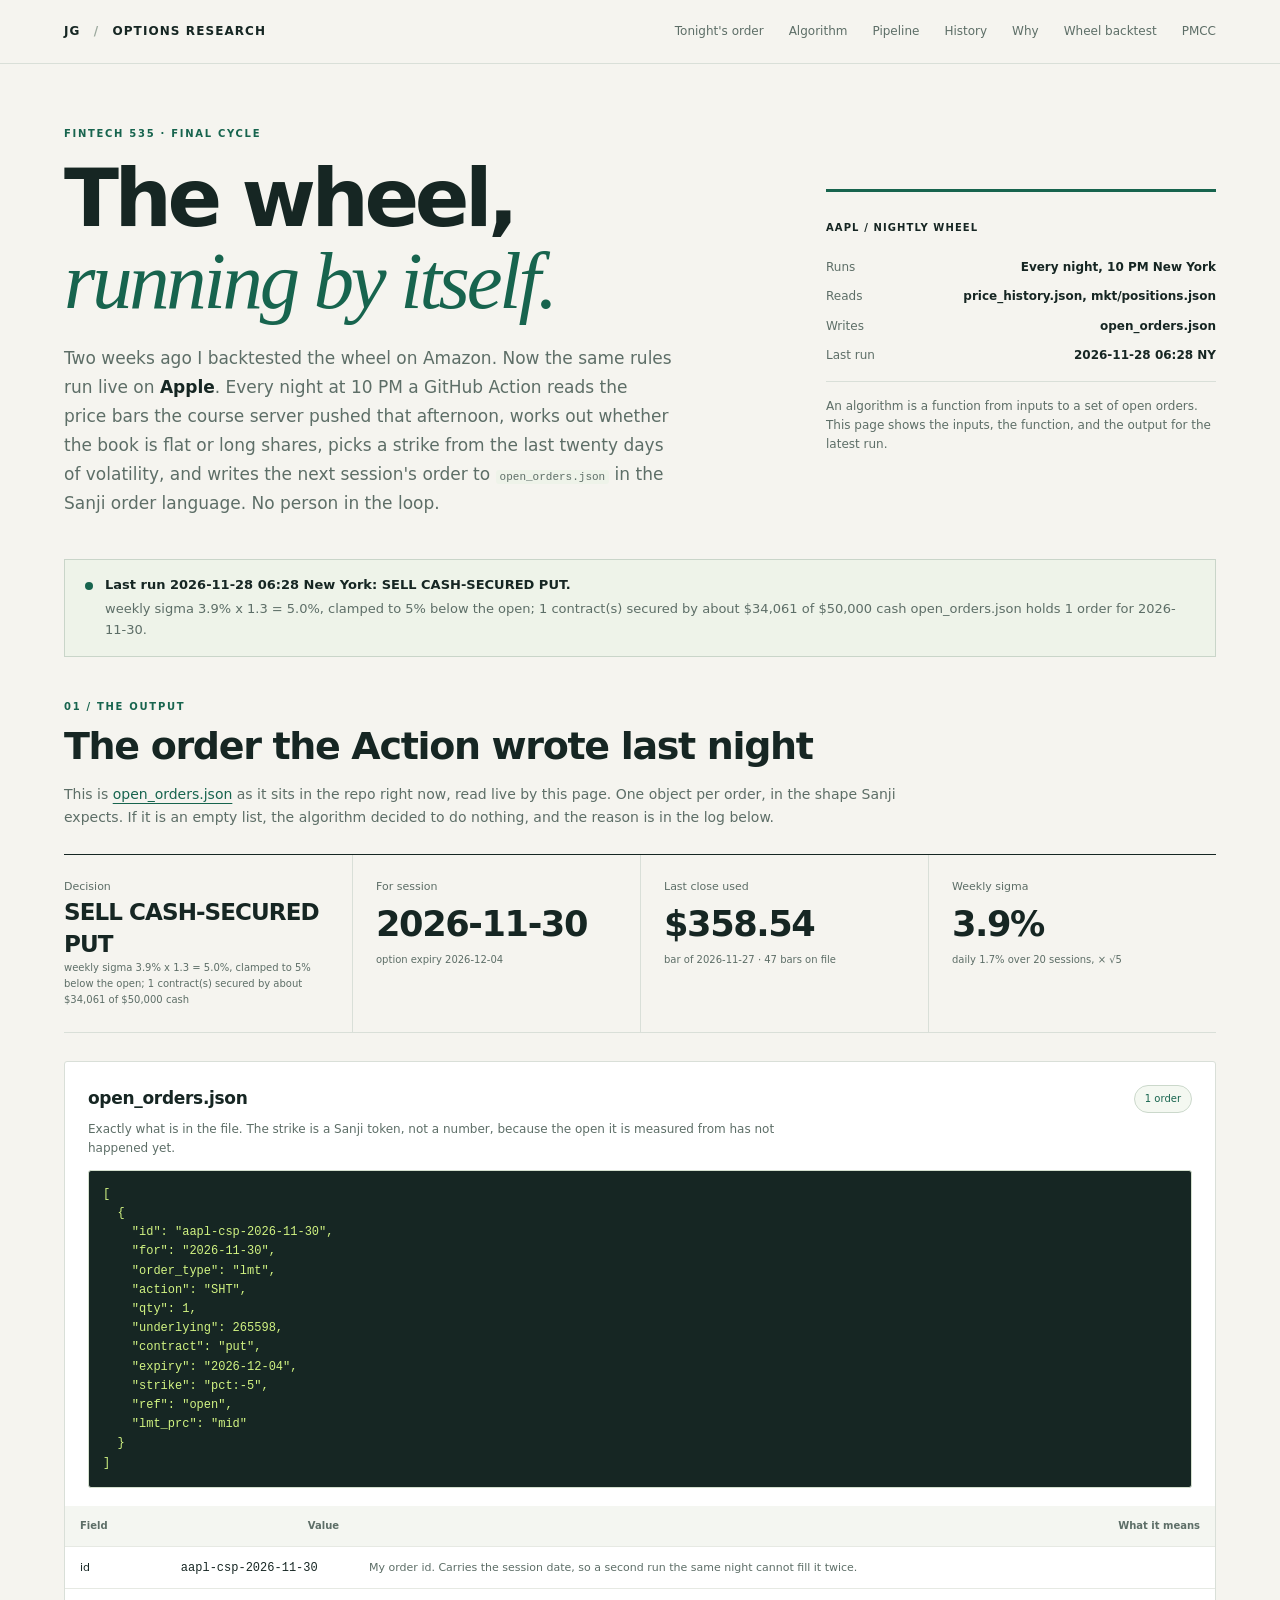
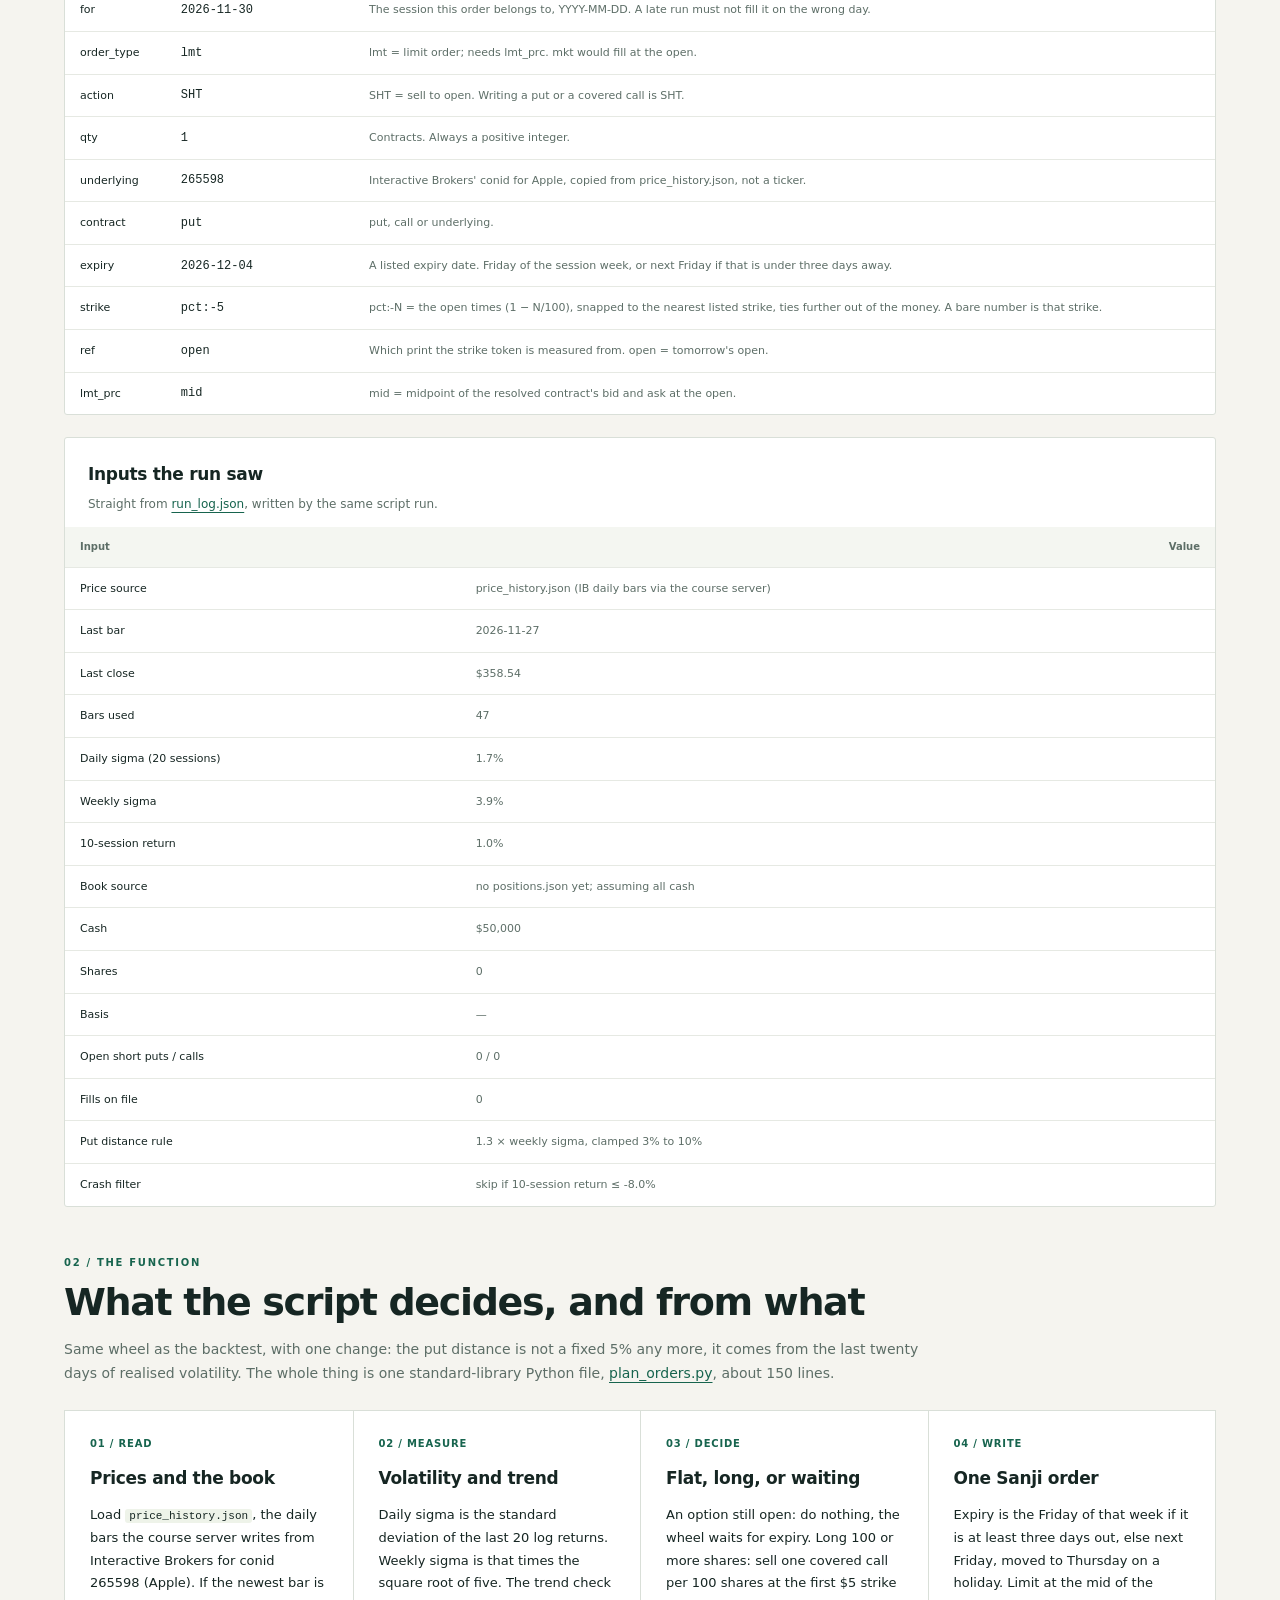
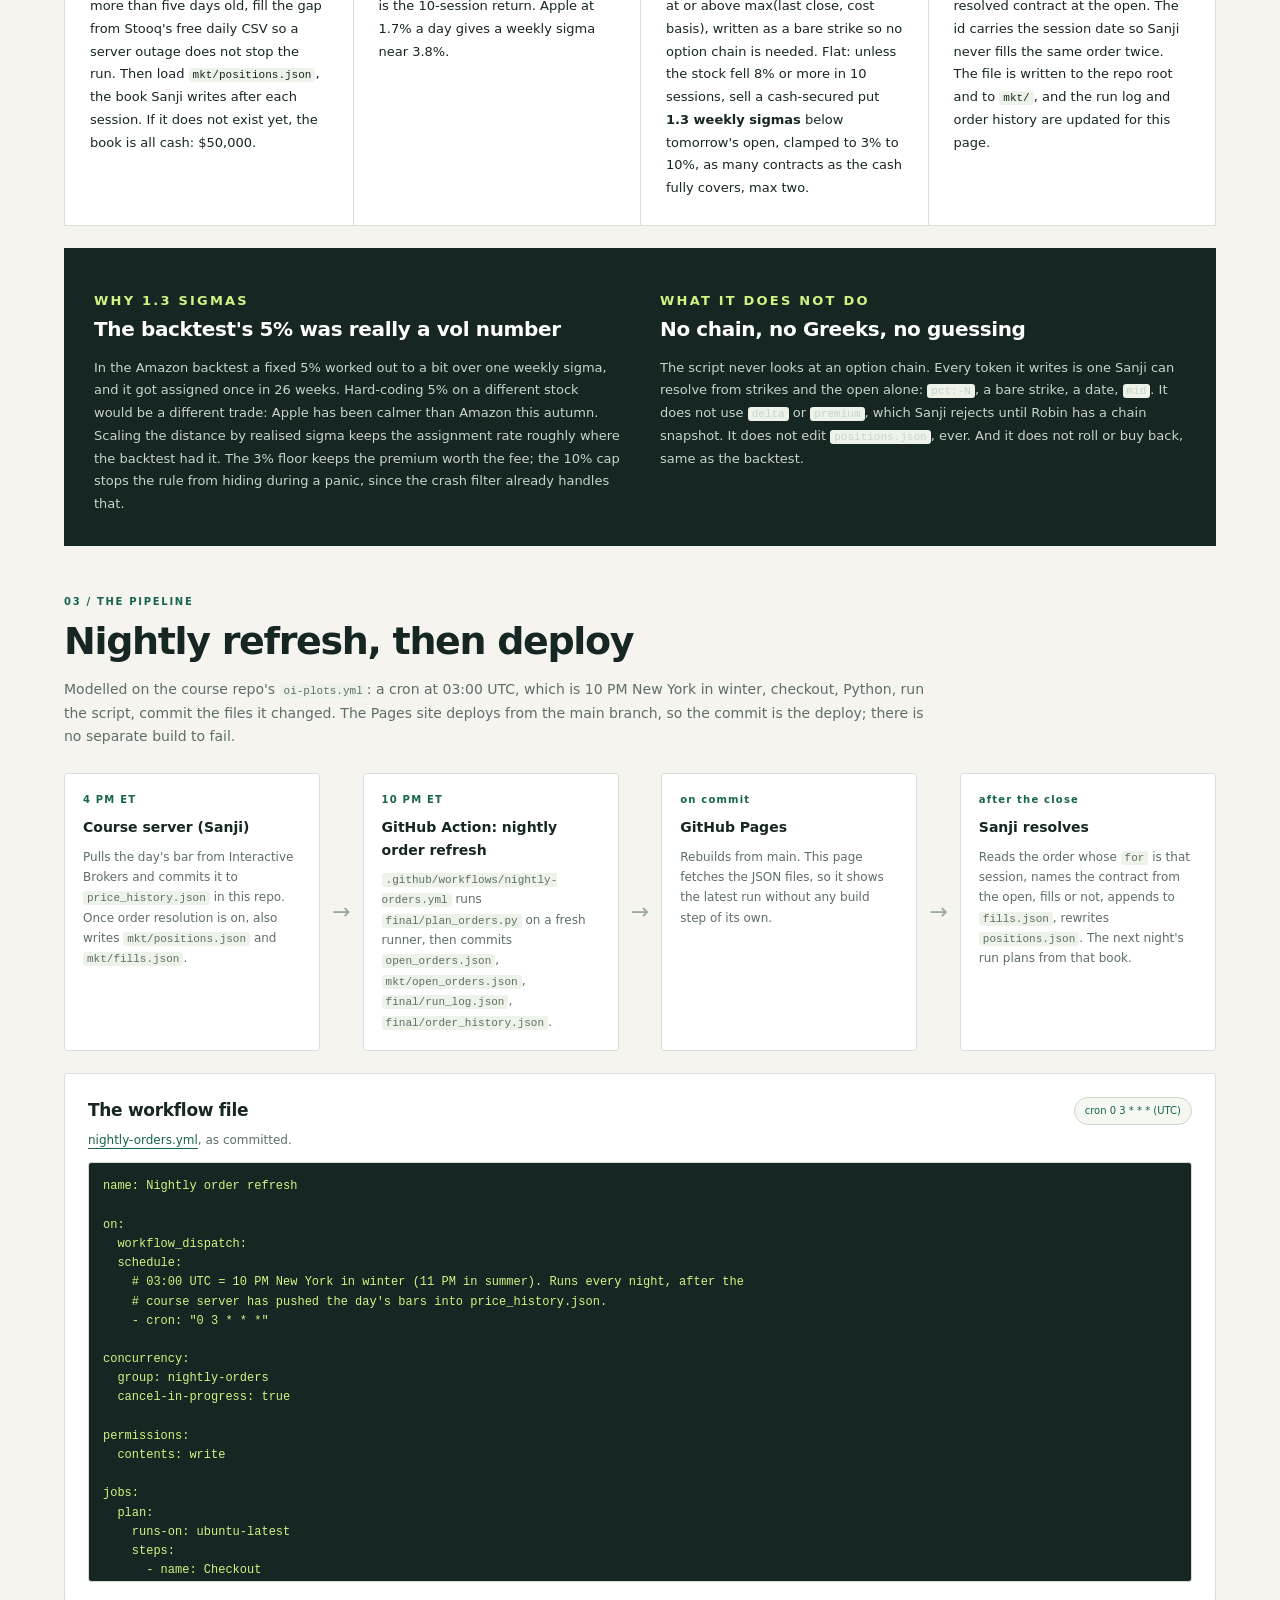
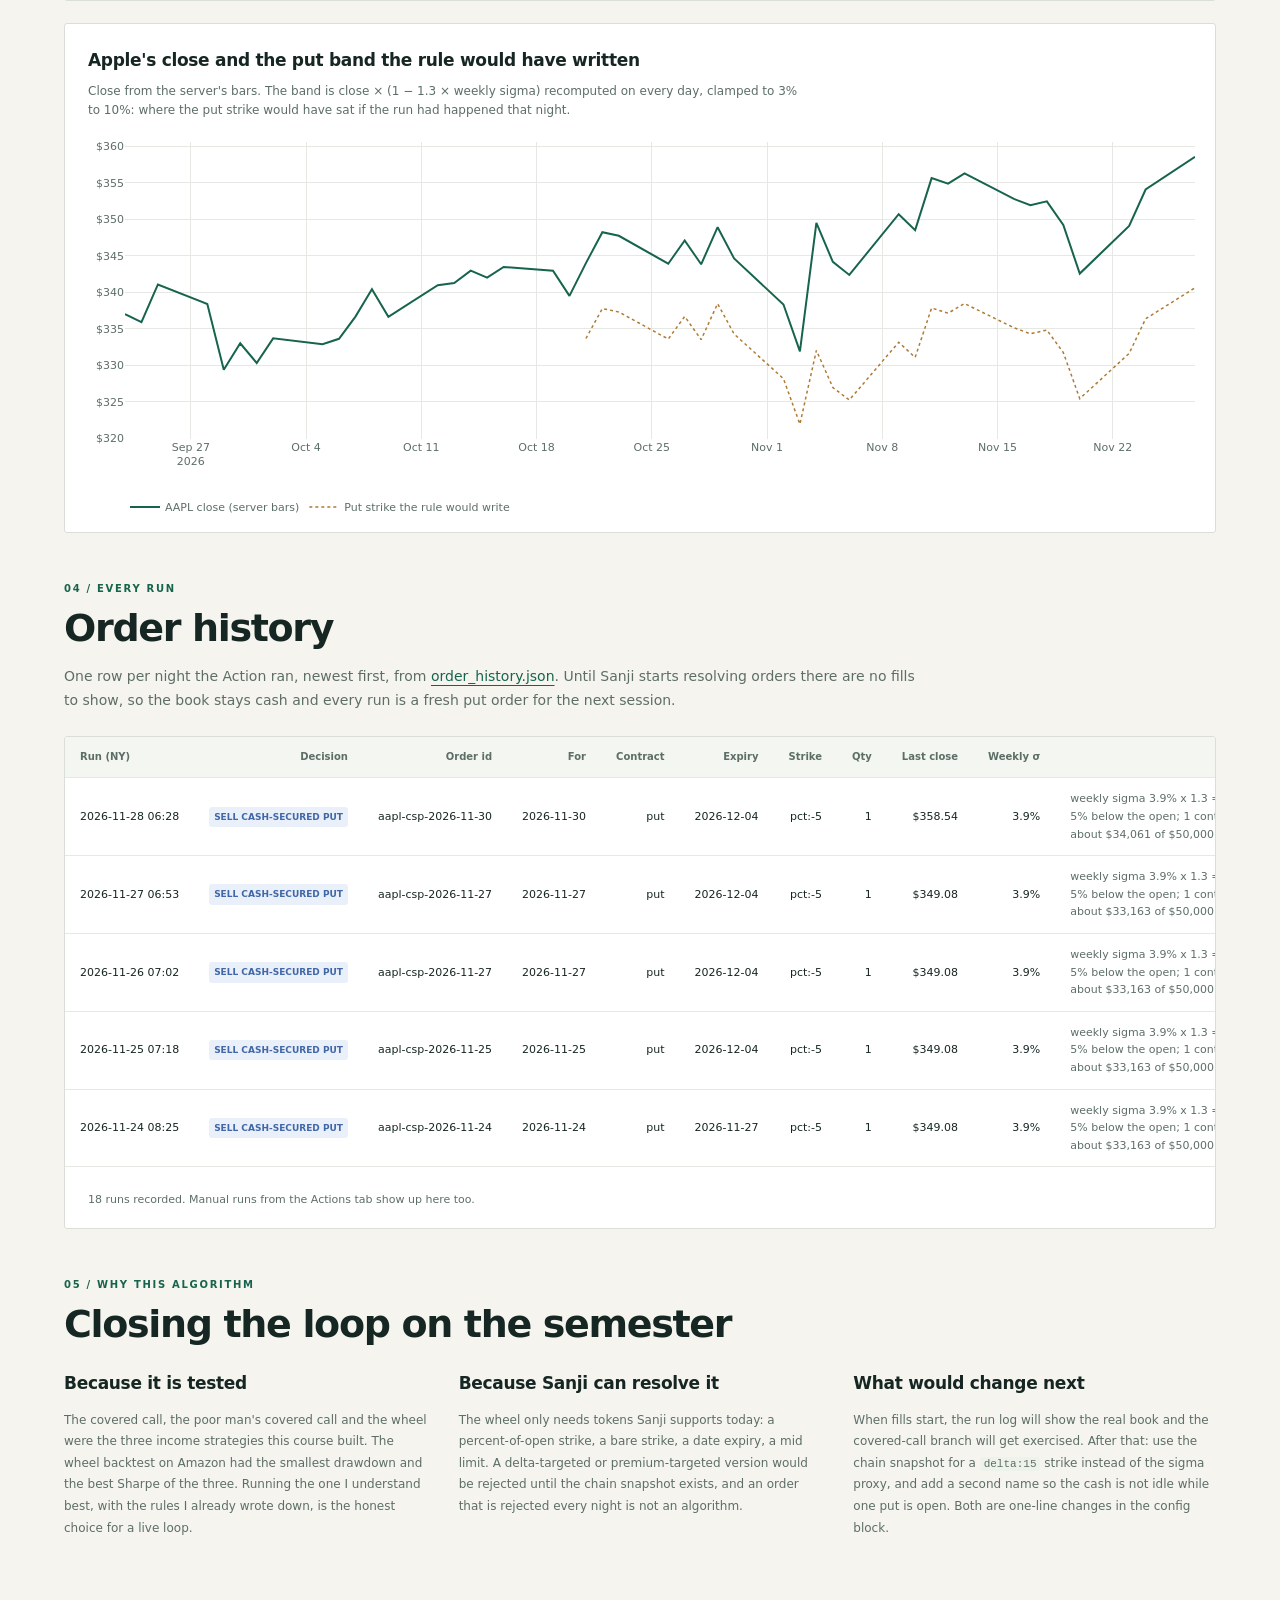
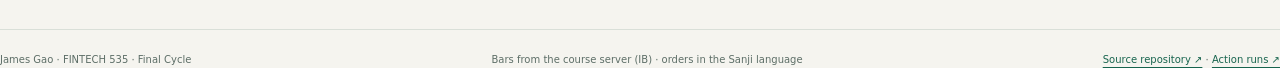
<file: final/index.html>
<!doctype html>
<html lang="en">
<head>
  <meta charset="utf-8"><meta name="viewport" content="width=device-width, initial-scale=1">
  <meta name="description" content="The wheel, run live: a GitHub Action plans the next session's Sanji order every night from the course server's price bars and writes open_orders.json.">
  <title>AAPL · Live Wheel</title>
  <link rel="stylesheet" href="../pmcc/style.css">
  <link rel="stylesheet" href="../wheel/style.css">
  <link rel="stylesheet" href="style.css">
  <script defer src="../hw12/plotly.min.js"></script>
  <script defer src="app.js"></script>
</head>
<body>
<a class="skip" href="#main">Skip to content</a>
<header><a class="brand" href="../">JG <span>/</span> OPTIONS RESEARCH</a><nav aria-label="Page sections"><a href="#tonight">Tonight's order</a><a href="#algo">Algorithm</a><a href="#pipeline">Pipeline</a><a href="#history">History</a><a href="#why">Why</a><a href="../wheel/">Wheel backtest</a><a href="../pmcc/">PMCC</a></nav></header>
<main id="main">
  <section class="hero">
    <div><p class="eyebrow">FINTECH 535 · FINAL CYCLE</p><h1>The wheel,<br><em>running by itself.</em></h1><p class="standfirst">Two weeks ago I backtested the wheel on Amazon. Now the same rules run live on <strong>Apple</strong>. Every night at 10 PM a GitHub Action reads the price bars the course server pushed that afternoon, works out whether the book is flat or long shares, picks a strike from the last twenty days of volatility, and writes the next session's order to <code>open_orders.json</code> in the Sanji order language. No person in the loop.</p></div>
    <aside class="mandate"><span class="tag">AAPL / NIGHTLY WHEEL</span><dl><div><dt>Runs</dt><dd>Every night, 10 PM New York</dd></div><div><dt>Reads</dt><dd>price_history.json, mkt/positions.json</dd></div><div><dt>Writes</dt><dd>open_orders.json</dd></div><div><dt>Last run</dt><dd id="h-last">—</dd></div></dl><p>An algorithm is a function from inputs to a set of open orders. This page shows the inputs, the function, and the output for the latest run.</p></aside>
  </section>
  <div id="status" class="notice" role="status"><span class="status-dot"></span><div><strong>Loading the latest run…</strong><p>run_log.json has not loaded yet.</p></div></div>

  <section id="tonight">
    <div class="section-top"><p class="eyebrow">01 / THE OUTPUT</p><h2>The order the Action wrote last night</h2><p class="lead">This is <a href="../open_orders.json">open_orders.json</a> as it sits in the repo right now, read live by this page. One object per order, in the shape Sanji expects. If it is an empty list, the algorithm decided to do nothing, and the reason is in the log below.</p></div>
    <div class="metrics">
      <article><span>Decision</span><strong id="m-decision" class="small">—</strong><small id="m-reason">—</small></article>
      <article><span>For session</span><strong id="m-session">—</strong><small id="m-expiry">—</small></article>
      <article><span>Last close used</span><strong id="m-close">—</strong><small id="m-bar">—</small></article>
      <article><span>Weekly sigma</span><strong id="m-sigma">—</strong><small id="m-sigma-note">—</small></article>
    </div>
    <div class="panel"><div class="panel-heading"><div><h3>open_orders.json</h3><p>Exactly what is in the file. The strike is a Sanji token, not a number, because the open it is measured from has not happened yet.</p></div><span class="pill" id="order-pill">—</span></div><pre id="order-json" class="json">loading…</pre><div class="table-scroll"><table id="order-table"><thead><tr><th>Field</th><th>Value</th><th>What it means</th></tr></thead><tbody></tbody></table></div></div>
    <div class="panel"><div class="panel-heading"><div><h3>Inputs the run saw</h3><p>Straight from <a href="run_log.json">run_log.json</a>, written by the same script run.</p></div></div><div class="table-scroll"><table id="inputs"><thead><tr><th>Input</th><th>Value</th></tr></thead><tbody></tbody></table></div></div>
  </section>

  <section id="algo">
    <div class="section-top"><p class="eyebrow">02 / THE FUNCTION</p><h2>What the script decides, and from what</h2><p class="lead">Same wheel as the backtest, with one change: the put distance is not a fixed 5% any more, it comes from the last twenty days of realised volatility. The whole thing is one standard-library Python file, <a href="plan_orders.py">plan_orders.py</a>, about 150 lines.</p></div>
    <div class="rule-grid rule-grid-4">
      <article><span>01 / READ</span><h3>Prices and the book</h3><p>Load <code>price_history.json</code>, the daily bars the course server writes from Interactive Brokers for conid 265598 (Apple). If the newest bar is more than five days old, fill the gap from Stooq's free daily CSV so a server outage does not stop the run. Then load <code>mkt/positions.json</code>, the book Sanji writes after each session. If it does not exist yet, the book is all cash: $50,000.</p></article>
      <article><span>02 / MEASURE</span><h3>Volatility and trend</h3><p>Daily sigma is the standard deviation of the last 20 log returns. Weekly sigma is that times the square root of five. The trend check is the 10-session return. Apple at 1.7% a day gives a weekly sigma near 3.8%.</p></article>
      <article><span>03 / DECIDE</span><h3>Flat, long, or waiting</h3><p>An option still open: do nothing, the wheel waits for expiry. Long 100 or more shares: sell one covered call per 100 shares at the first $5 strike at or above max(last close, cost basis), written as a bare strike so no option chain is needed. Flat: unless the stock fell 8% or more in 10 sessions, sell a cash-secured put <strong>1.3 weekly sigmas</strong> below tomorrow's open, clamped to 3% to 10%, as many contracts as the cash fully covers, max two.</p></article>
      <article><span>04 / WRITE</span><h3>One Sanji order</h3><p>Expiry is the Friday of that week if it is at least three days out, else next Friday, moved to Thursday on a holiday. Limit at the mid of the resolved contract at the open. The id carries the session date so Sanji never fills the same order twice. The file is written to the repo root and to <code>mkt/</code>, and the run log and order history are updated for this page.</p></article>
    </div>
    <div class="risk-panel"><div><p class="eyebrow">WHY 1.3 SIGMAS</p><h3>The backtest's 5% was really a vol number</h3><p>In the Amazon backtest a fixed 5% worked out to a bit over one weekly sigma, and it got assigned once in 26 weeks. Hard-coding 5% on a different stock would be a different trade: Apple has been calmer than Amazon this autumn. Scaling the distance by realised sigma keeps the assignment rate roughly where the backtest had it. The 3% floor keeps the premium worth the fee; the 10% cap stops the rule from hiding during a panic, since the crash filter already handles that.</p></div><div><p class="eyebrow">WHAT IT DOES NOT DO</p><h3>No chain, no Greeks, no guessing</h3><p>The script never looks at an option chain. Every token it writes is one Sanji can resolve from strikes and the open alone: <code>pct:-N</code>, a bare strike, a date, <code>mid</code>. It does not use <code>delta</code> or <code>premium</code>, which Sanji rejects until Robin has a chain snapshot. It does not edit <code>positions.json</code>, ever. And it does not roll or buy back, same as the backtest.</p></div></div>
  </section>

  <section id="pipeline">
    <div class="section-top"><p class="eyebrow">03 / THE PIPELINE</p><h2>Nightly refresh, then deploy</h2><p class="lead">Modelled on the course repo's <code>oi-plots.yml</code>: a cron at 03:00 UTC, which is 10 PM New York in winter, checkout, Python, run the script, commit the files it changed. The Pages site deploys from the main branch, so the commit is the deploy; there is no separate build to fail.</p></div>
    <div class="pipeline">
      <div class="step"><span>4 PM ET</span><strong>Course server (Sanji)</strong><p>Pulls the day's bar from Interactive Brokers and commits it to <code>price_history.json</code> in this repo. Once order resolution is on, also writes <code>mkt/positions.json</code> and <code>mkt/fills.json</code>.</p></div>
      <div class="arrow">→</div>
      <div class="step"><span>10 PM ET</span><strong>GitHub Action: nightly order refresh</strong><p><code>.github/workflows/nightly-orders.yml</code> runs <code>final/plan_orders.py</code> on a fresh runner, then commits <code>open_orders.json</code>, <code>mkt/open_orders.json</code>, <code>final/run_log.json</code>, <code>final/order_history.json</code>.</p></div>
      <div class="arrow">→</div>
      <div class="step"><span>on commit</span><strong>GitHub Pages</strong><p>Rebuilds from main. This page fetches the JSON files, so it shows the latest run without any build step of its own.</p></div>
      <div class="arrow">→</div>
      <div class="step"><span>after the close</span><strong>Sanji resolves</strong><p>Reads the order whose <code>for</code> is that session, names the contract from the open, fills or not, appends to <code>fills.json</code>, rewrites <code>positions.json</code>. The next night's run plans from that book.</p></div>
    </div>
    <div class="panel"><div class="panel-heading"><div><h3>The workflow file</h3><p><a href="../.github/workflows/nightly-orders.yml">nightly-orders.yml</a>, as committed.</p></div><span class="pill" id="wf-pill">—</span></div><pre id="wf-yaml" class="json">loading…</pre></div>
    <div class="panel"><div class="panel-heading"><div><h3>Apple's close and the put band the rule would have written</h3><p>Close from the server's bars. The band is close × (1 − 1.3 × weekly sigma) recomputed on every day, clamped to 3% to 10%: where the put strike would have sat if the run had happened that night.</p></div></div><div id="px-chart" class="chart"></div></div>
  </section>

  <section id="history">
    <div class="section-top"><p class="eyebrow">04 / EVERY RUN</p><h2>Order history</h2><p class="lead">One row per night the Action ran, newest first, from <a href="order_history.json">order_history.json</a>. Until Sanji starts resolving orders there are no fills to show, so the book stays cash and every run is a fresh put order for the next session.</p></div>
    <div class="panel"><div class="table-scroll bounded"><table id="hist"><thead><tr><th>Run (NY)</th><th>Decision</th><th>Order id</th><th>For</th><th>Contract</th><th>Expiry</th><th>Strike</th><th>Qty</th><th>Last close</th><th>Weekly σ</th><th>Reason</th></tr></thead><tbody></tbody></table></div><p class="caption" id="hist-caption">—</p></div>
  </section>

  <section id="why">
    <div class="section-top"><p class="eyebrow">05 / WHY THIS ALGORITHM</p><h2>Closing the loop on the semester</h2></div>
    <div class="reproduce-grid">
      <div><h3>Because it is tested</h3><p>The covered call, the poor man's covered call and the wheel were the three income strategies this course built. The wheel backtest on Amazon had the smallest drawdown and the best Sharpe of the three. Running the one I understand best, with the rules I already wrote down, is the honest choice for a live loop.</p></div>
      <div><h3>Because Sanji can resolve it</h3><p>The wheel only needs tokens Sanji supports today: a percent-of-open strike, a bare strike, a date expiry, a mid limit. A delta-targeted or premium-targeted version would be rejected until the chain snapshot exists, and an order that is rejected every night is not an algorithm.</p></div>
      <div><h3>What would change next</h3><p>When fills start, the run log will show the real book and the covered-call branch will get exercised. After that: use the chain snapshot for a <code>delta:15</code> strike instead of the sigma proxy, and add a second name so the cash is not idle while one put is open. Both are one-line changes in the config block.</p></div>
    </div>
  </section>
</main>
<footer><span>James Gao · FINTECH 535 · Final Cycle</span><span>Bars from the course server (IB) · orders in the Sanji language</span><span><a href="https://github.com/JamesGao2003/option-surface-lab/tree/main/final">Source repository ↗</a> · <a href="https://github.com/JamesGao2003/option-surface-lab/actions">Action runs ↗</a></span></footer>
</body>
</html>
</file>
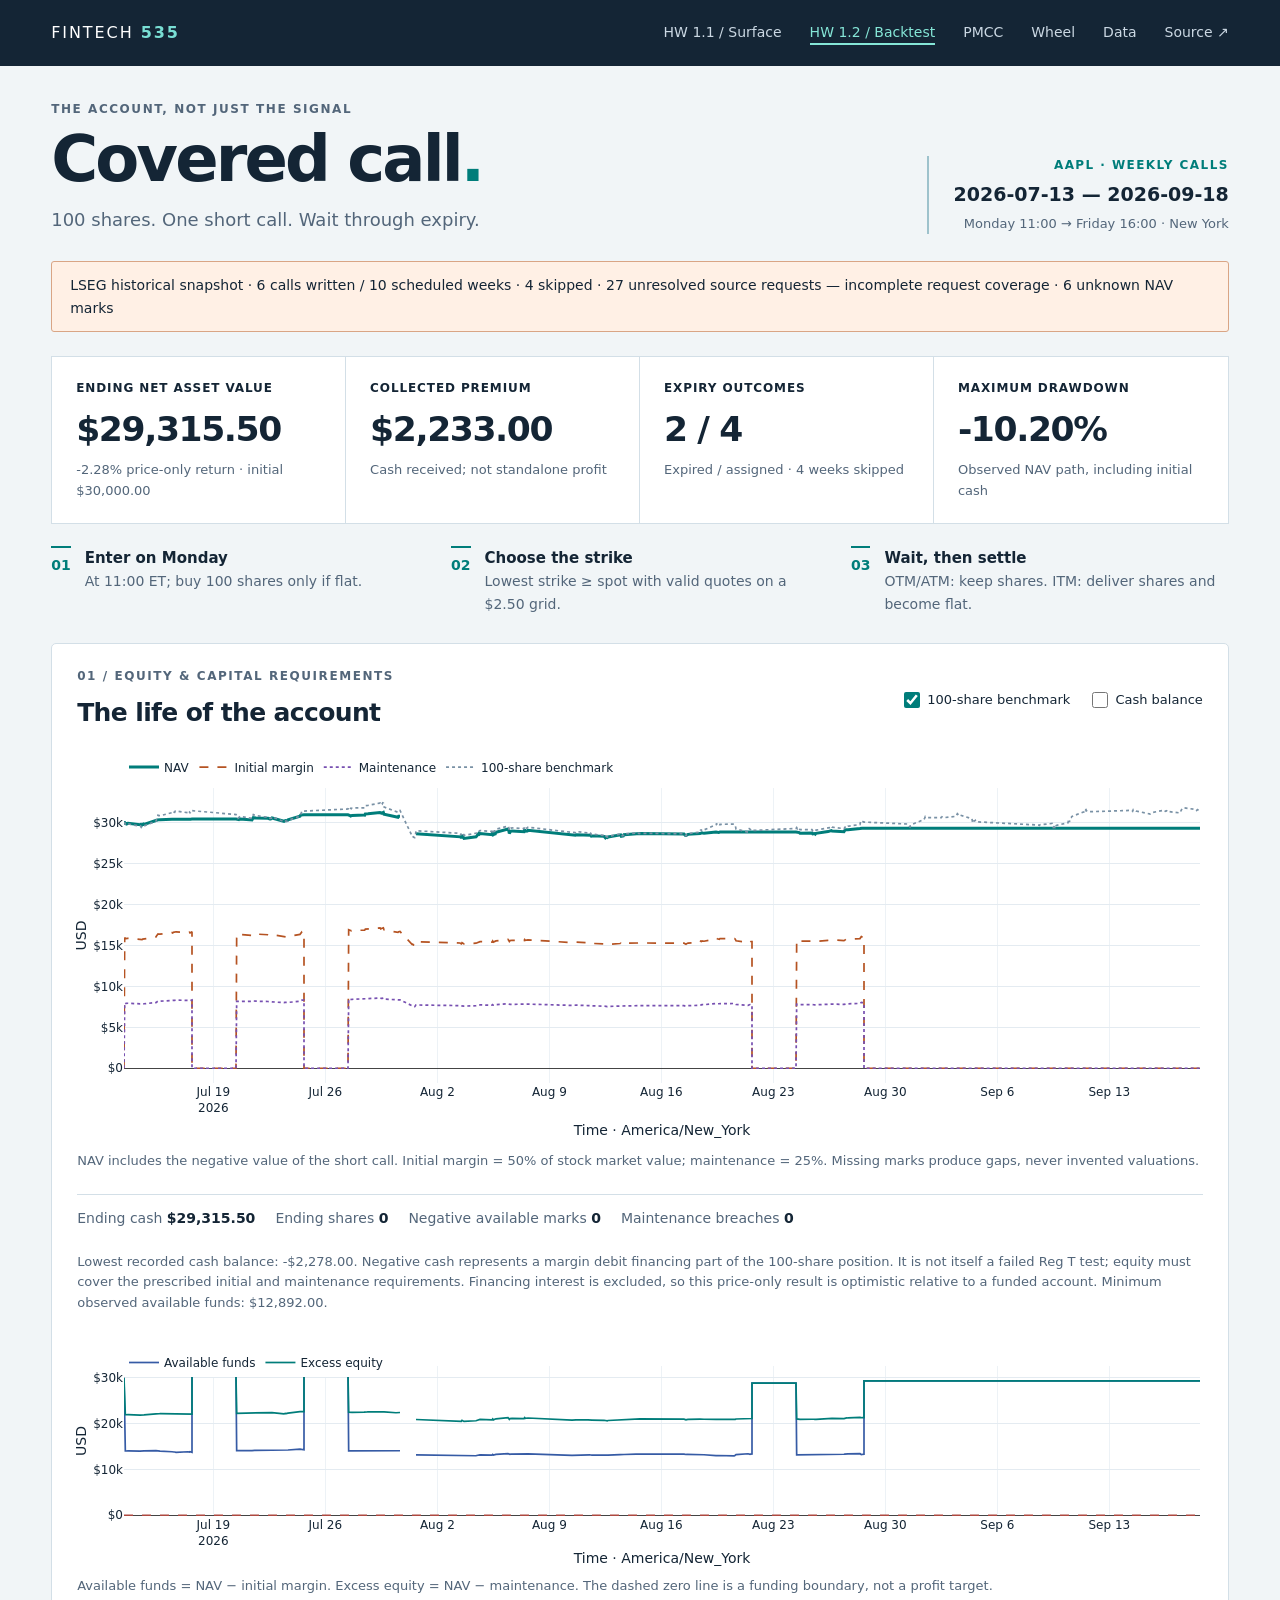
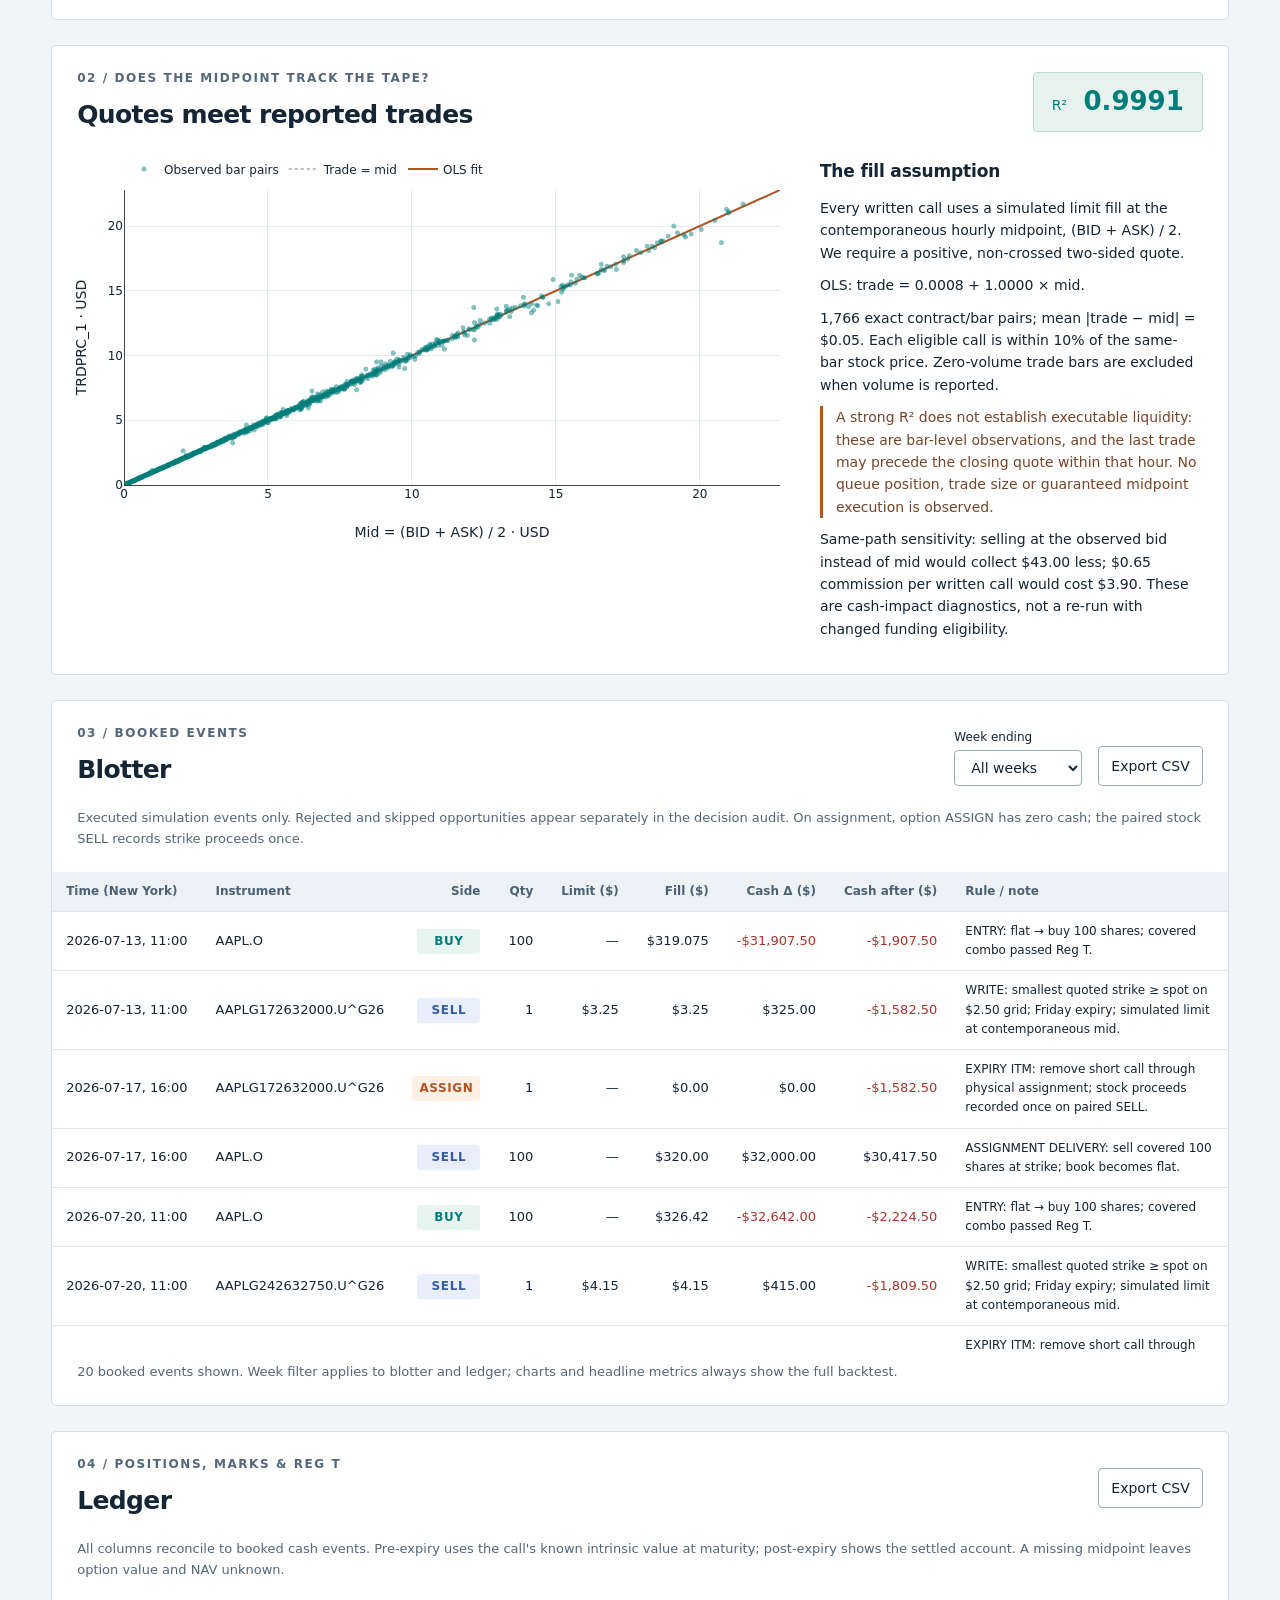
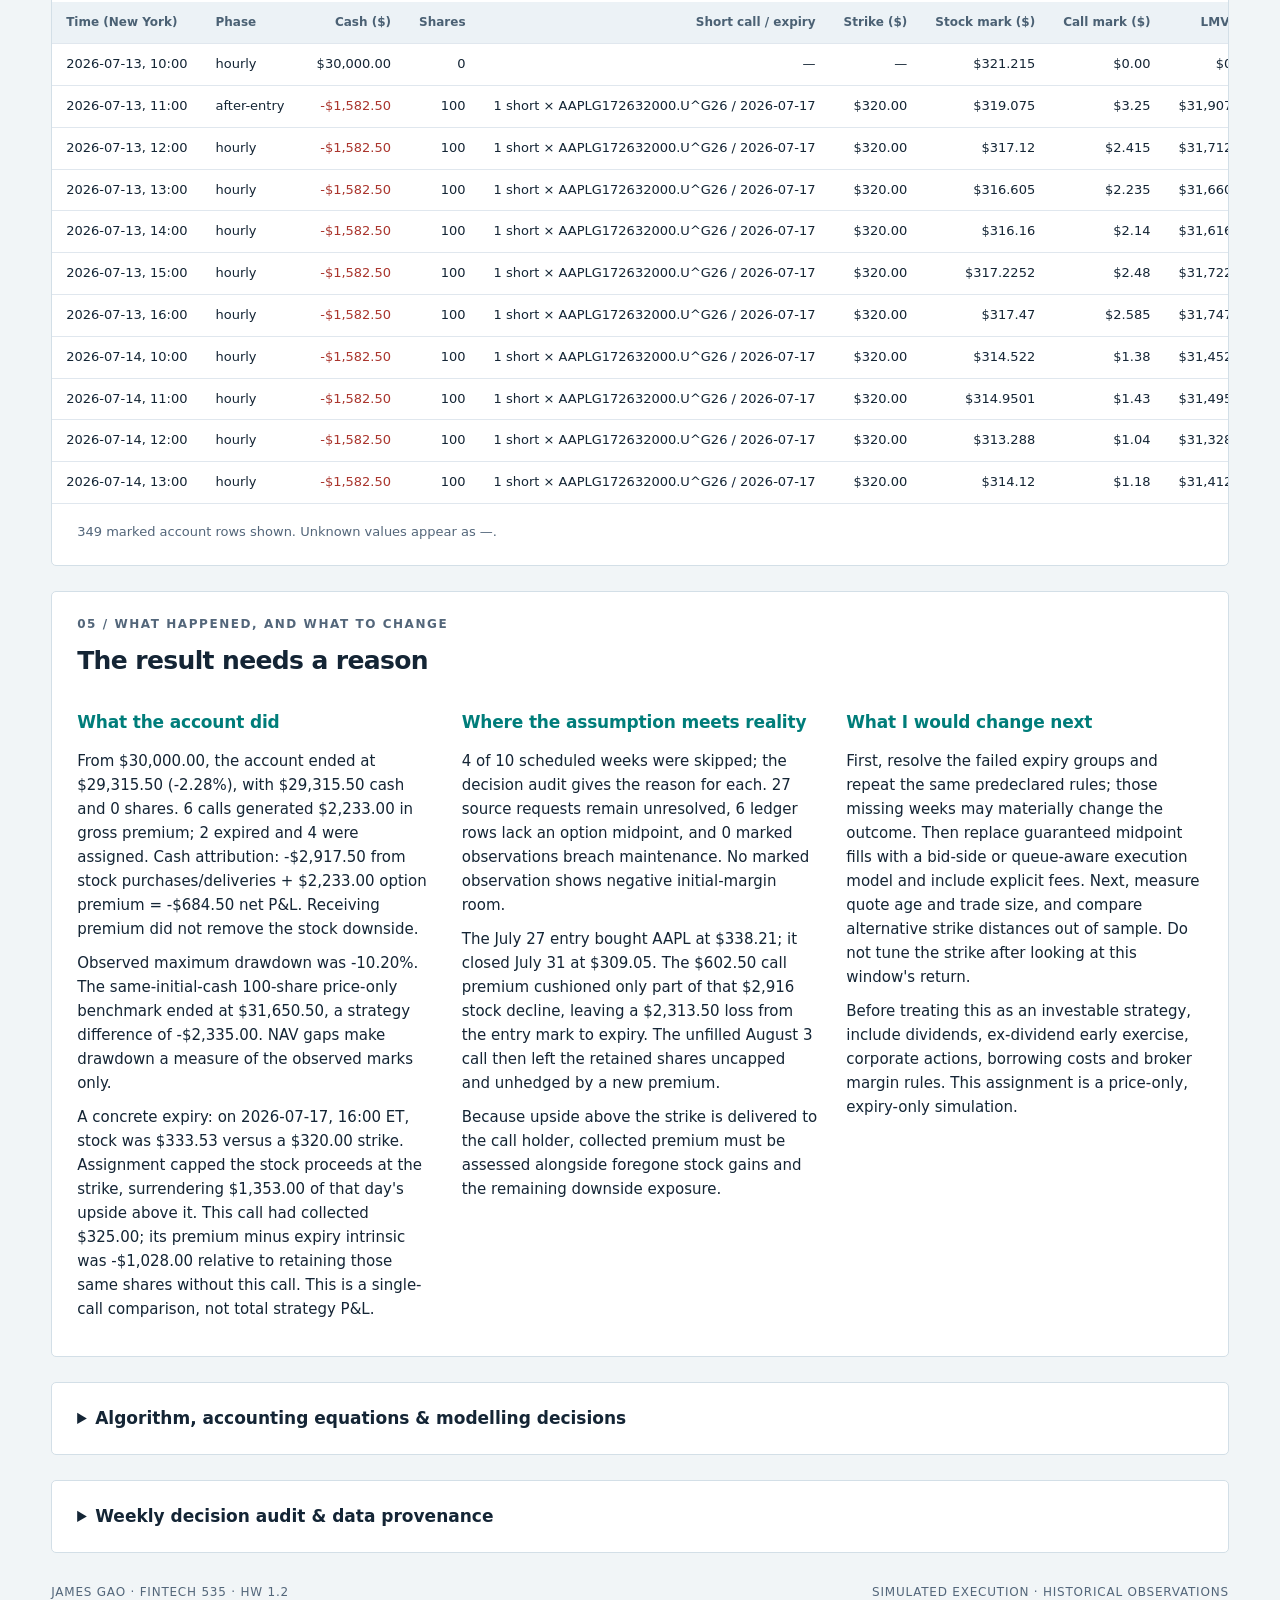
<file: hw12/index.html>
<!doctype html>
<html lang="en">
<head><meta charset="utf-8"><meta name="viewport" content="width=device-width, initial-scale=1"><title>Covered Call Lab · FINTECH 535 · HW 1.2</title><meta name="description" content="AAPL covered-call backtest with an event-reconciled blotter, marked ledger, Reg T account and quote/trade diagnostics."><link rel="stylesheet" href="style.css"></head>
<body>
<header><a class="brand" href="../">FINTECH <strong>535</strong></a><nav><a href="../">HW 1.1 / Surface</a><a class="active" href="./">HW 1.2 / Backtest</a><a href="../pmcc/">PMCC</a><a href="../wheel/">Wheel</a><a href="data.html">Data</a><a href="https://github.com/JamesGao2003/option-surface-lab/tree/main/hw12">Source ↗</a></nav></header>
<main>
<section class="intro"><div><p class="eyebrow">THE ACCOUNT, NOT JUST THE SIGNAL</p><h1>Covered call<span class="accent">.</span></h1><p class="subtitle">100 shares. One short call. Wait through expiry.</p></div><div class="stamp"><span>AAPL · WEEKLY CALLS</span><strong id="period">Awaiting LSEG results</strong><small>Monday 11:00 → Friday 16:00 · New York</small></div></section>
<div id="status" class="notice" role="status" aria-live="polite">Data connection required. Build the account in CodeBook before publishing.</div>
<section class="metrics" aria-label="Account summary"><article><p>ENDING NET ASSET VALUE</p><strong id="ending-nav">—</strong><span id="return">From $30,000 initial cash</span></article><article><p>COLLECTED PREMIUM</p><strong id="premium">—</strong><span>Cash received; not standalone profit</span></article><article><p>EXPIRY OUTCOMES</p><strong id="outcomes">—</strong><span id="outcomes-note">Expired / assigned</span></article><article><p>MAXIMUM DRAWDOWN</p><strong id="drawdown">—</strong><span>Observed NAV path, including initial cash</span></article></section>
<section class="rule-strip"><div><b>01</b><span><strong>Enter on Monday</strong>At 11:00 ET; buy 100 shares only if flat.</span></div><div><b>02</b><span><strong>Choose the strike</strong>Lowest strike ≥ spot with valid quotes on a $2.50 grid.</span></div><div><b>03</b><span><strong>Wait, then settle</strong>OTM/ATM: keep shares. ITM: deliver shares and become flat.</span></div></section>
<section class="panel"><div class="section-heading"><div><p class="eyebrow">01 / EQUITY & CAPITAL REQUIREMENTS</p><h2>The life of the account</h2></div><div class="switches"><label><input id="benchmark" type="checkbox" checked> 100-share benchmark</label><label><input id="showcash" type="checkbox"> Cash balance</label></div></div><div id="nav-chart" class="chart"></div><p class="caption">NAV includes the negative value of the short call. Initial margin = 50% of stock market value; maintenance = 25%. Missing marks produce gaps, never invented valuations.</p><div id="account-facts" class="facts"></div><p id="borrowing-note" class="caption"></p><div id="funds-chart" class="chart small"></div><p class="caption">Available funds = NAV − initial margin. Excess equity = NAV − maintenance. The dashed zero line is a funding boundary, not a profit target.</p></section>
<section class="panel"><div class="section-heading"><div><p class="eyebrow">02 / DOES THE MIDPOINT TRACK THE TAPE?</p><h2>Quotes meet reported trades</h2></div><div class="stat-chip">R² <strong id="r2">—</strong></div></div><div class="split"><div id="scatter-chart" class="chart"></div><aside class="explanation"><h3>The fill assumption</h3><p>Every written call uses a simulated limit fill at the contemporaneous hourly midpoint, (BID + ASK) / 2. We require a positive, non-crossed two-sided quote.</p><p id="fit-equation">The fit appears after actual matched observations are loaded.</p><p id="fit-details"></p><p class="caution">A strong R² does not establish executable liquidity: these are bar-level observations, and the last trade may precede the closing quote within that hour. No queue position, trade size or guaranteed midpoint execution is observed.</p><p id="sensitivity"></p></aside></div></section>
<section class="panel"><div class="section-heading"><div><p class="eyebrow">03 / BOOKED EVENTS</p><h2>Blotter</h2></div><div class="table-controls"><label>Week ending <select id="week"><option value="all">All weeks</option></select></label><button id="download-blotter">Export CSV</button></div></div><p class="caption">Executed simulation events only. Rejected and skipped opportunities appear separately in the decision audit. On assignment, option ASSIGN has zero cash; the paired stock SELL records strike proceeds once.</p><div class="table-wrap"><table><thead><tr><th>Time (New York)</th><th>Instrument</th><th>Side</th><th>Qty</th><th>Limit ($)</th><th>Fill ($)</th><th>Cash Δ ($)</th><th>Cash after ($)</th><th>Rule / note</th></tr></thead><tbody id="blotter"></tbody></table></div><p id="blotter-count" class="caption"></p></section>
<section class="panel"><div class="section-heading"><div><p class="eyebrow">04 / POSITIONS, MARKS & REG T</p><h2>Ledger</h2></div><button id="download-ledger">Export CSV</button></div><p class="caption">All columns reconcile to booked cash events. Pre-expiry uses the call's known intrinsic value at maturity; post-expiry shows the settled account. A missing midpoint leaves option value and NAV unknown.</p><div class="table-wrap ledger-wrap"><table><thead><tr><th>Time (New York)</th><th>Phase</th><th>Cash ($)</th><th>Shares</th><th>Short call / expiry</th><th>Strike ($)</th><th>Stock mark ($)</th><th>Call mark ($)</th><th>LMV ($)</th><th>Option MV ($)</th><th>NAV ($)</th><th>Initial ($)</th><th>Maint. ($)</th><th>Available ($)</th><th>Excess ($)</th></tr></thead><tbody id="ledger"></tbody></table></div><p id="ledger-count" class="caption"></p></section>
<section class="panel analysis"><div class="section-heading"><div><p class="eyebrow">05 / WHAT HAPPENED, AND WHAT TO CHANGE</p><h2>The result needs a reason</h2></div></div><div class="analysis-grid"><article><h3>What the account did</h3><p id="analysis-result">Awaiting a real-data account.</p><p id="analysis-path"></p><p id="analysis-event"></p></article><article><h3>Where the assumption meets reality</h3><p id="analysis-tape">Quote availability determines which weeks can be traded. Missing observations never become fills.</p><p>The July 27 entry bought AAPL at $338.21; it closed July 31 at $309.05. The $602.50 call premium cushioned only part of that $2,916 stock decline, leaving a $2,313.50 loss from the entry mark to expiry. The unfilled August 3 call then left the retained shares uncapped and unhedged by a new premium.</p><p>Because upside above the strike is delivered to the call holder, collected premium must be assessed alongside foregone stock gains and the remaining downside exposure.</p></article><article><h3>What I would change next</h3><p>First, resolve the failed expiry groups and repeat the same predeclared rules; those missing weeks may materially change the outcome. Then replace guaranteed midpoint fills with a bid-side or queue-aware execution model and include explicit fees. Next, measure quote age and trade size, and compare alternative strike distances out of sample. Do not tune the strike after looking at this window's return.</p><p>Before treating this as an investable strategy, include dividends, ex-dividend early exercise, corporate actions, borrowing costs and broker margin rules. This assignment is a price-only, expiry-only simulation.</p></article></div></section>
<details class="panel"><summary>Algorithm, accounting equations & modelling decisions</summary><div class="method-grid"><article><h3>Entry and strike selection</h3><p>Use one name, AAPL.O, and one contract per week. Decide at Monday 11:00 America/New_York using hourly bars explicitly labelled at period end. This avoids the open's incomplete first hour and avoids interpreting a bar-start label as an already known price.</p><p>Construct a $2.50 grid from this Monday's observed stock print, including a few ITM levels for diagnostics and OTM strikes no more than $15 above spot. Among Friday calls on that declared grid with positive BID ≤ ASK at the exact decision timestamp, select the lowest strike ≥ spot. This is nearest quoted OTM on the sampled grid, not a claim of an exhaustive historical chain.</p><p>When no usable stock print or call quote exists at that time, skip the week with no later entry. A holiday Monday is skipped. No stock-only entry is booked when the option leg fails. If shares are already held, do not buy another 100. Check Reg T capital before either new leg is booked.</p></article><article><h3>Expiry and valuation</h3><p>Hold to Friday 16:00 New York. If spot &gt; strike, record call ASSIGN and stock SELL at strike, leaving zero shares and zero calls. Otherwise record EXPIRE and retain the shares; exact ATM is assumed unexercised. No rolls, buy-to-close orders, discretionary exits or early assignment.</p><p>Require a usable expiry stock print. If it is absent, stop the backtest and report unresolved settlement rather than invent a Friday close. Midpoint gaps during the holding period create gaps in marked NAV. At maturity the option is marked at intrinsic value immediately before physical settlement.</p><p>The stock print and option quote refer to the same hourly end label, not necessarily the same tick. Execution at those bar observations is a stated simulation convention; prices are not asserted to be simultaneous executable ticks.</p></article><article><h3>Reg T, under the assignment model</h3><pre>NAV = cash + stock MV + option MV<br>LMV = shares × stock mark<br>Short call MV = −100 × call mark<br>Initial = 0.50 × LMV<br>Maintenance = 0.25 × LMV<br>Available = NAV − Initial<br>Excess = NAV − Maintenance</pre><p>A fully covered call adds no naked-option charge in this model. Reg T is used because its prescribed rules can be reproduced here without a broker-specific portfolio-margin engine. These are the assignment's simplified requirements, not a claim about every broker's house rules.</p><p>Initial cash is $30,000. No fees, interest, dividends, taxes or share adjustments enter the base-case cash account. The benchmark holds 100 AAPL shares from the first actual strategy entry with the same remaining cash; it is price-only and not a fully invested benchmark.</p></article></div></details>
<details class="panel"><summary>Weekly decision audit & data provenance</summary><p class="caption">A skipped signal or failed quote request is not a trade. The table below explains every scheduled Monday decision.</p><div class="table-wrap"><table><thead><tr><th>Decision time (New York)</th><th>Expiry</th><th>Decision</th><th>Selected RIC</th><th>Reason</th></tr></thead><tbody id="decisions"></tbody></table></div><p id="provenance" class="source"></p><p id="quality" class="source"></p><h3>Candidate request outcomes</h3><p class="caption">All 27 failed requests reported TS.Intraday.UserRequestError.90001 / no successful response. They cluster in expiries August 7, September 4 and September 18, with nine candidates per expiry. Identifier resolution, availability and archival timing remain unverified; these errors cannot be interpreted as zero prices or proof of no market. Six missing option marks occur on July 31 before settlement and remain gaps.</p><div class="table-wrap"><table><thead><tr><th>Requested RIC</th><th>Status</th><th>Bars returned</th><th>Provider response</th></tr></thead><tbody id="requests"></tbody></table></div><p class="caption">Downloads: <a href="book.json" download>Result JSON</a> · <a href="blotter.csv" download>Full blotter CSV</a> · <a href="ledger.csv" download>Full ledger CSV</a> · <a href="decisions.csv" download>Weekly decisions CSV</a> · <a href="request_audit.csv" download>Request audit CSV</a> · <a href="validation.json">Independent validation</a></p><p class="caption">Historical data source: LSEG Workspace / CodeBook. Bars are UTC in the stored results and displayed in America/New_York. Data on this page are a fixed historical snapshot, not a live connection.</p><p class="caption">References: <a href="https://jakevestal.github.io/535_fintech/assignment.html">Assignment and prescribed accounting rules</a> · <a href="https://community.developers.lseg.com/discussion/132431/difference-in-intraday-timestamp-between-rd-get-history-vs-ek-get-timeseries">LSEG timestamp labels</a> · <a href="engine.py">Account engine</a> · <a href="fetch_codebook.py">Acquisition code</a></p></details>
<footer><span>JAMES GAO · FINTECH 535 · HW 1.2</span><span>SIMULATED EXECUTION · HISTORICAL OBSERVATIONS</span></footer>
</main><script src="plotly.min.js"></script><script src="book.js"></script><script src="app.js"></script></body></html>
</file>
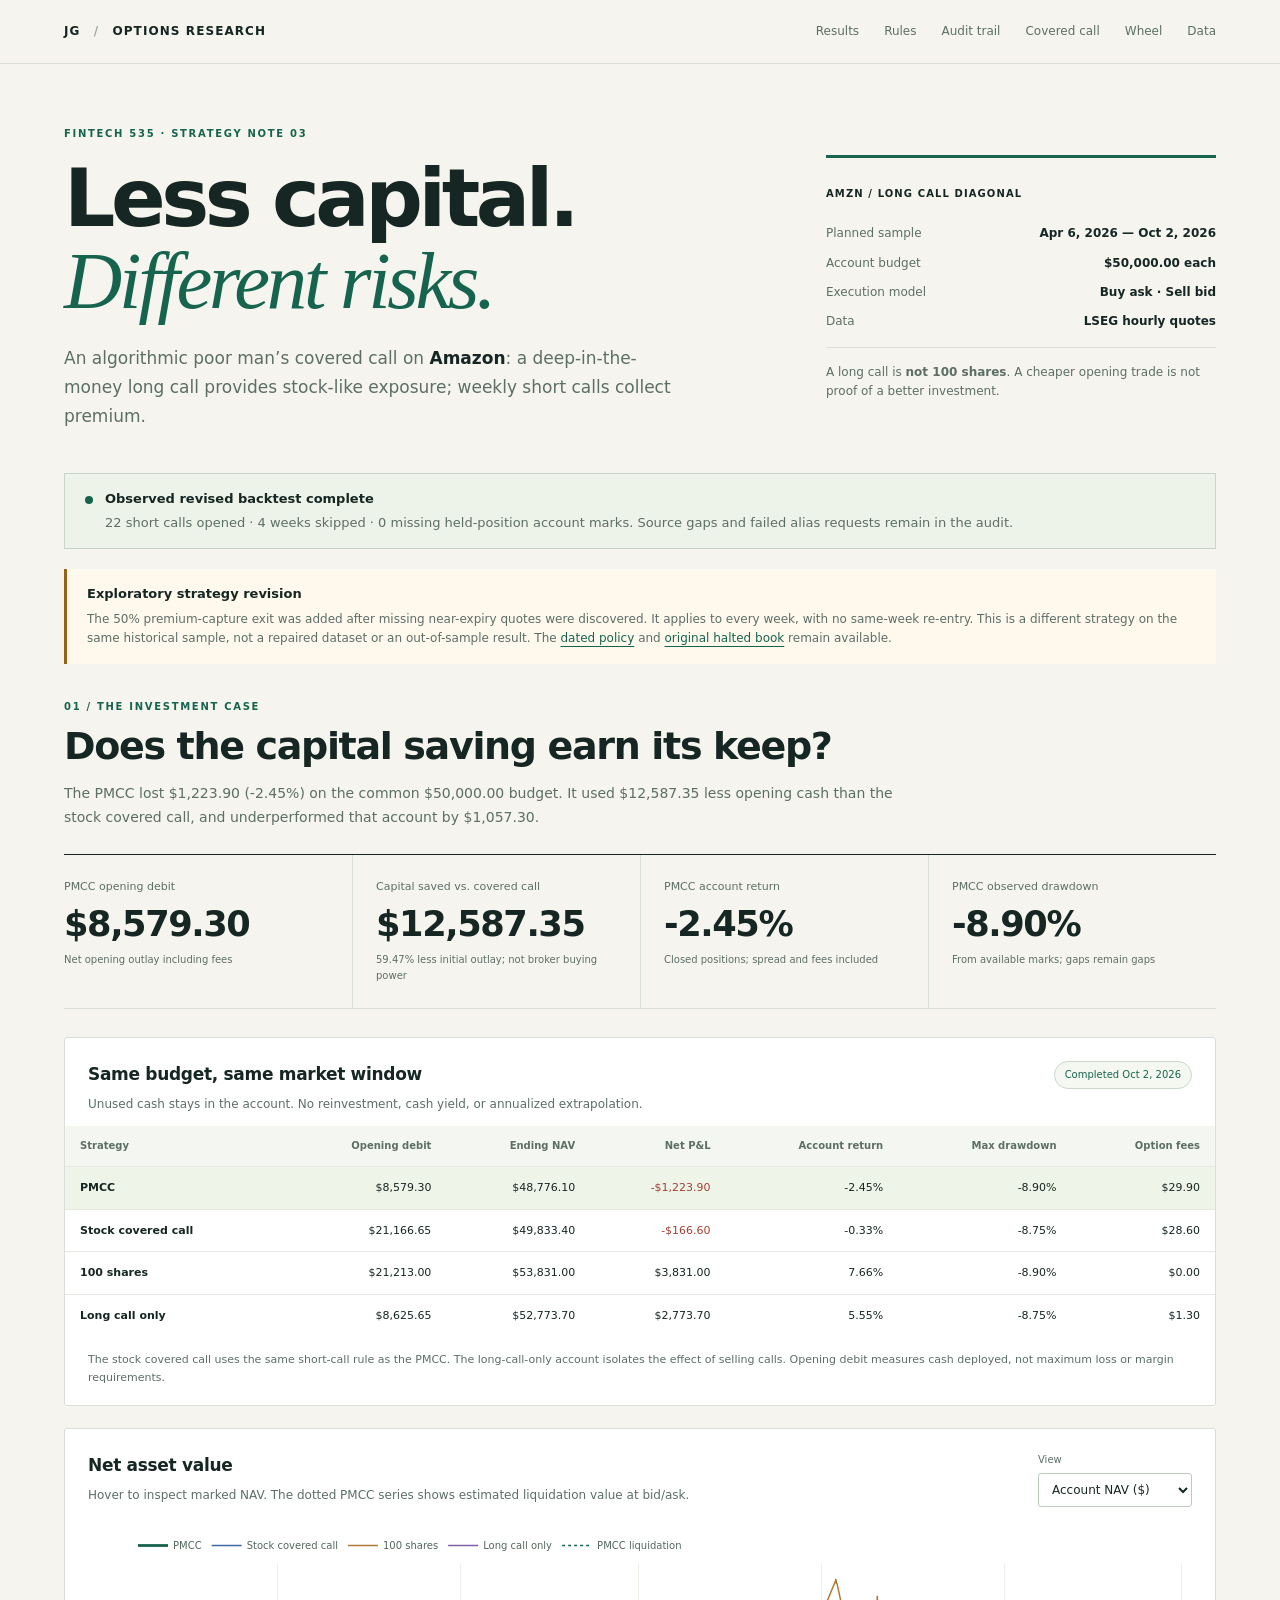
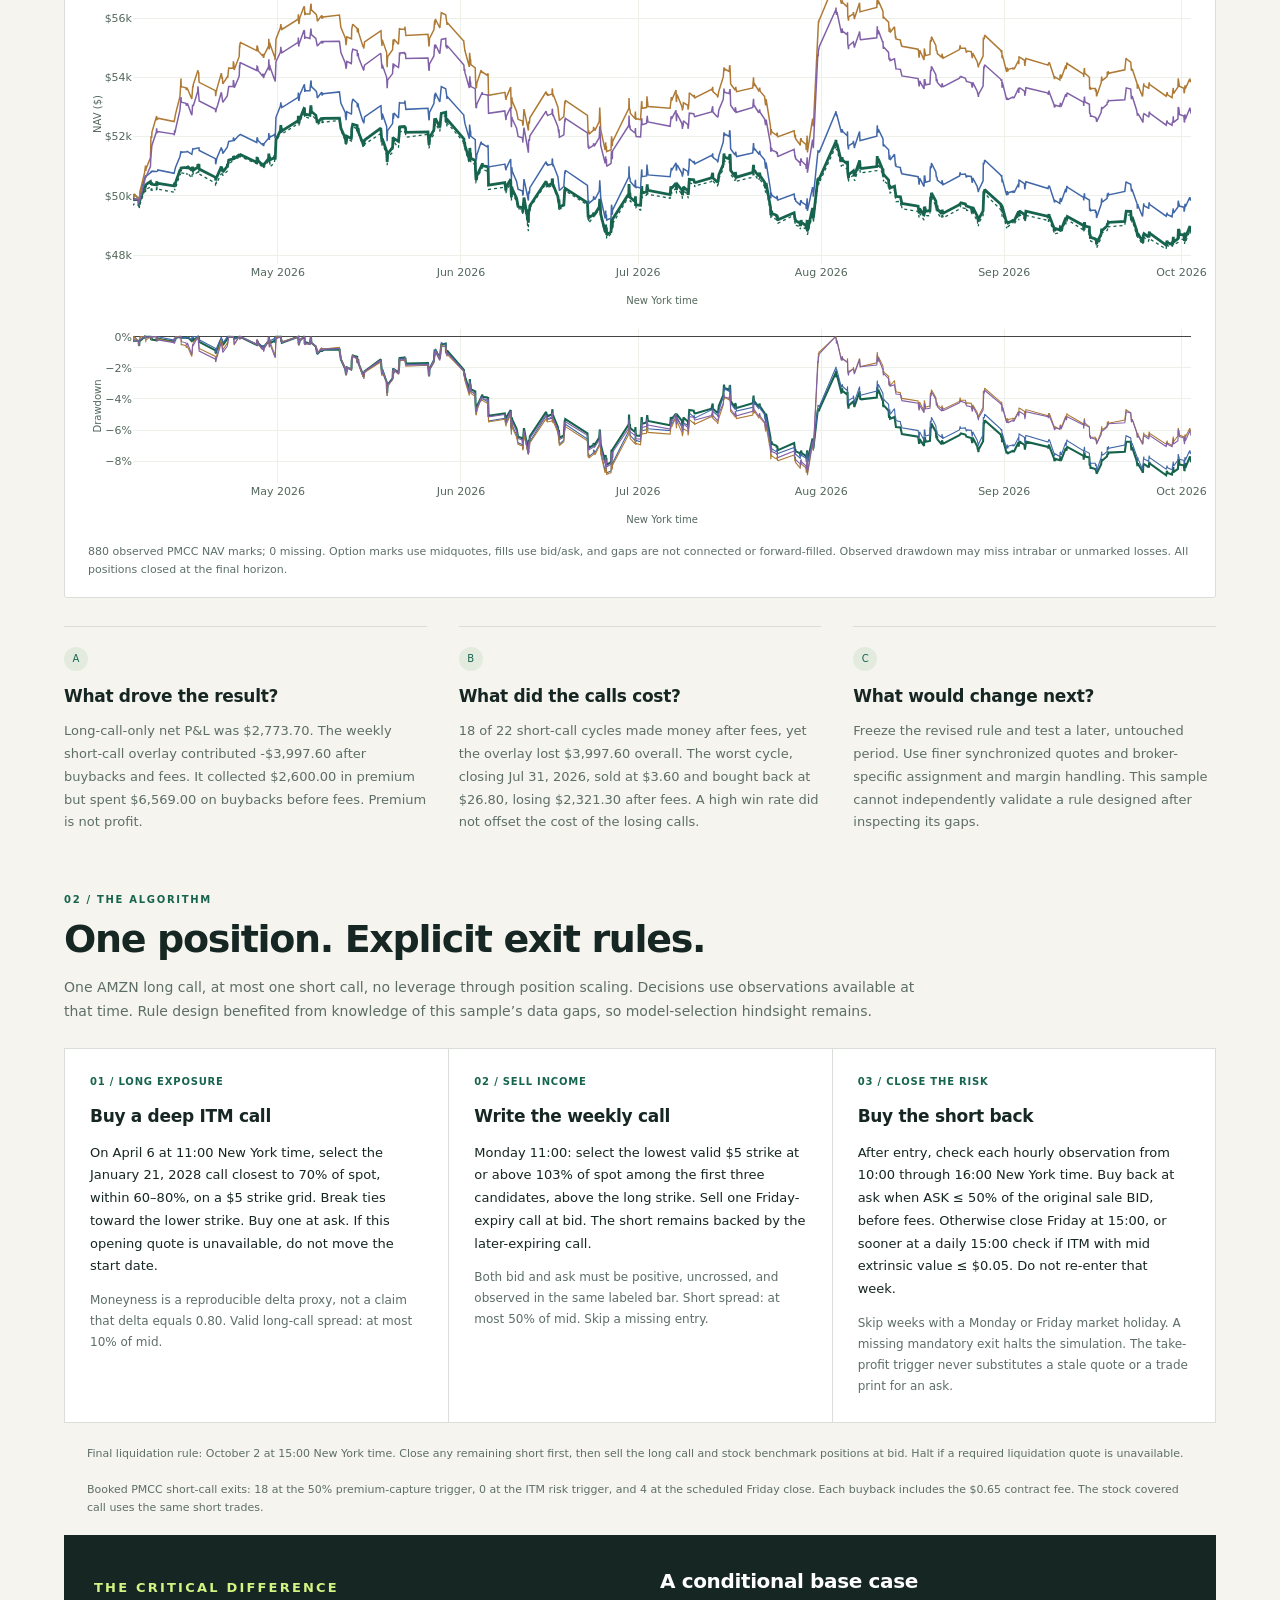
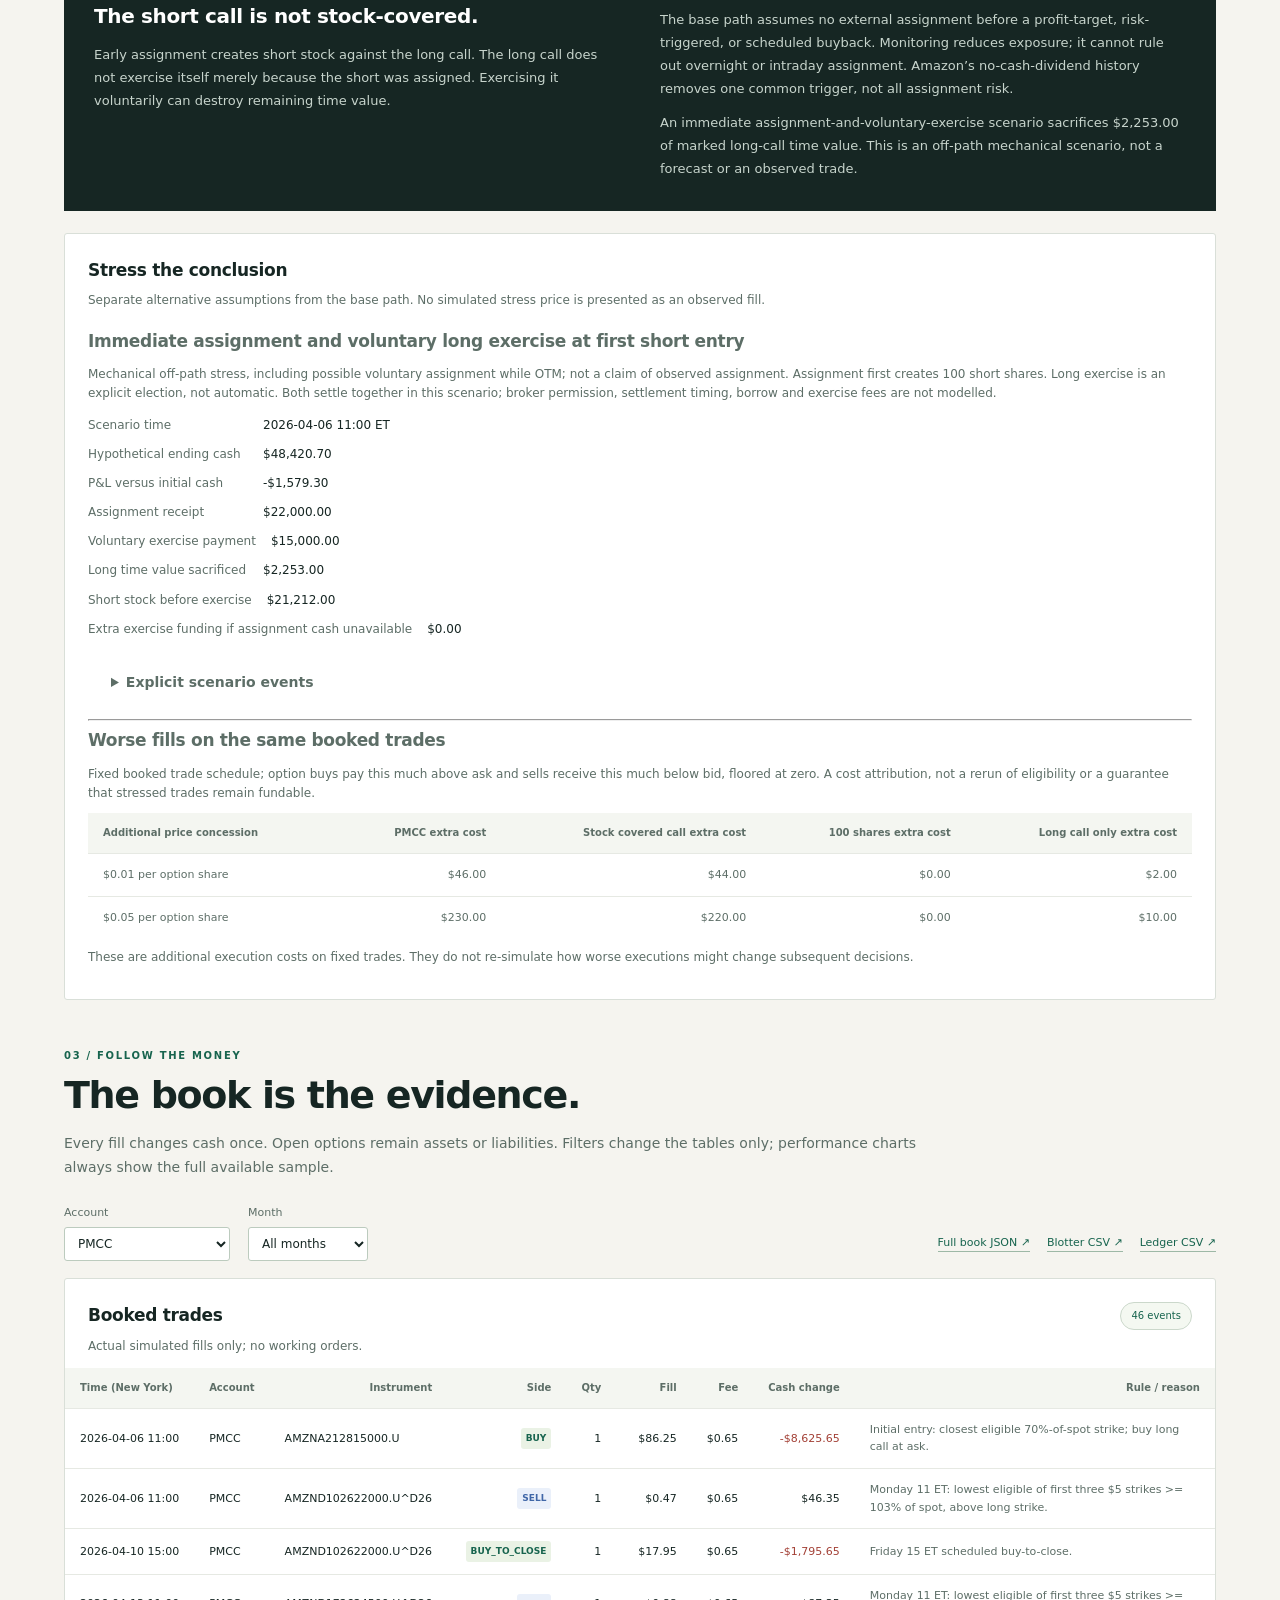
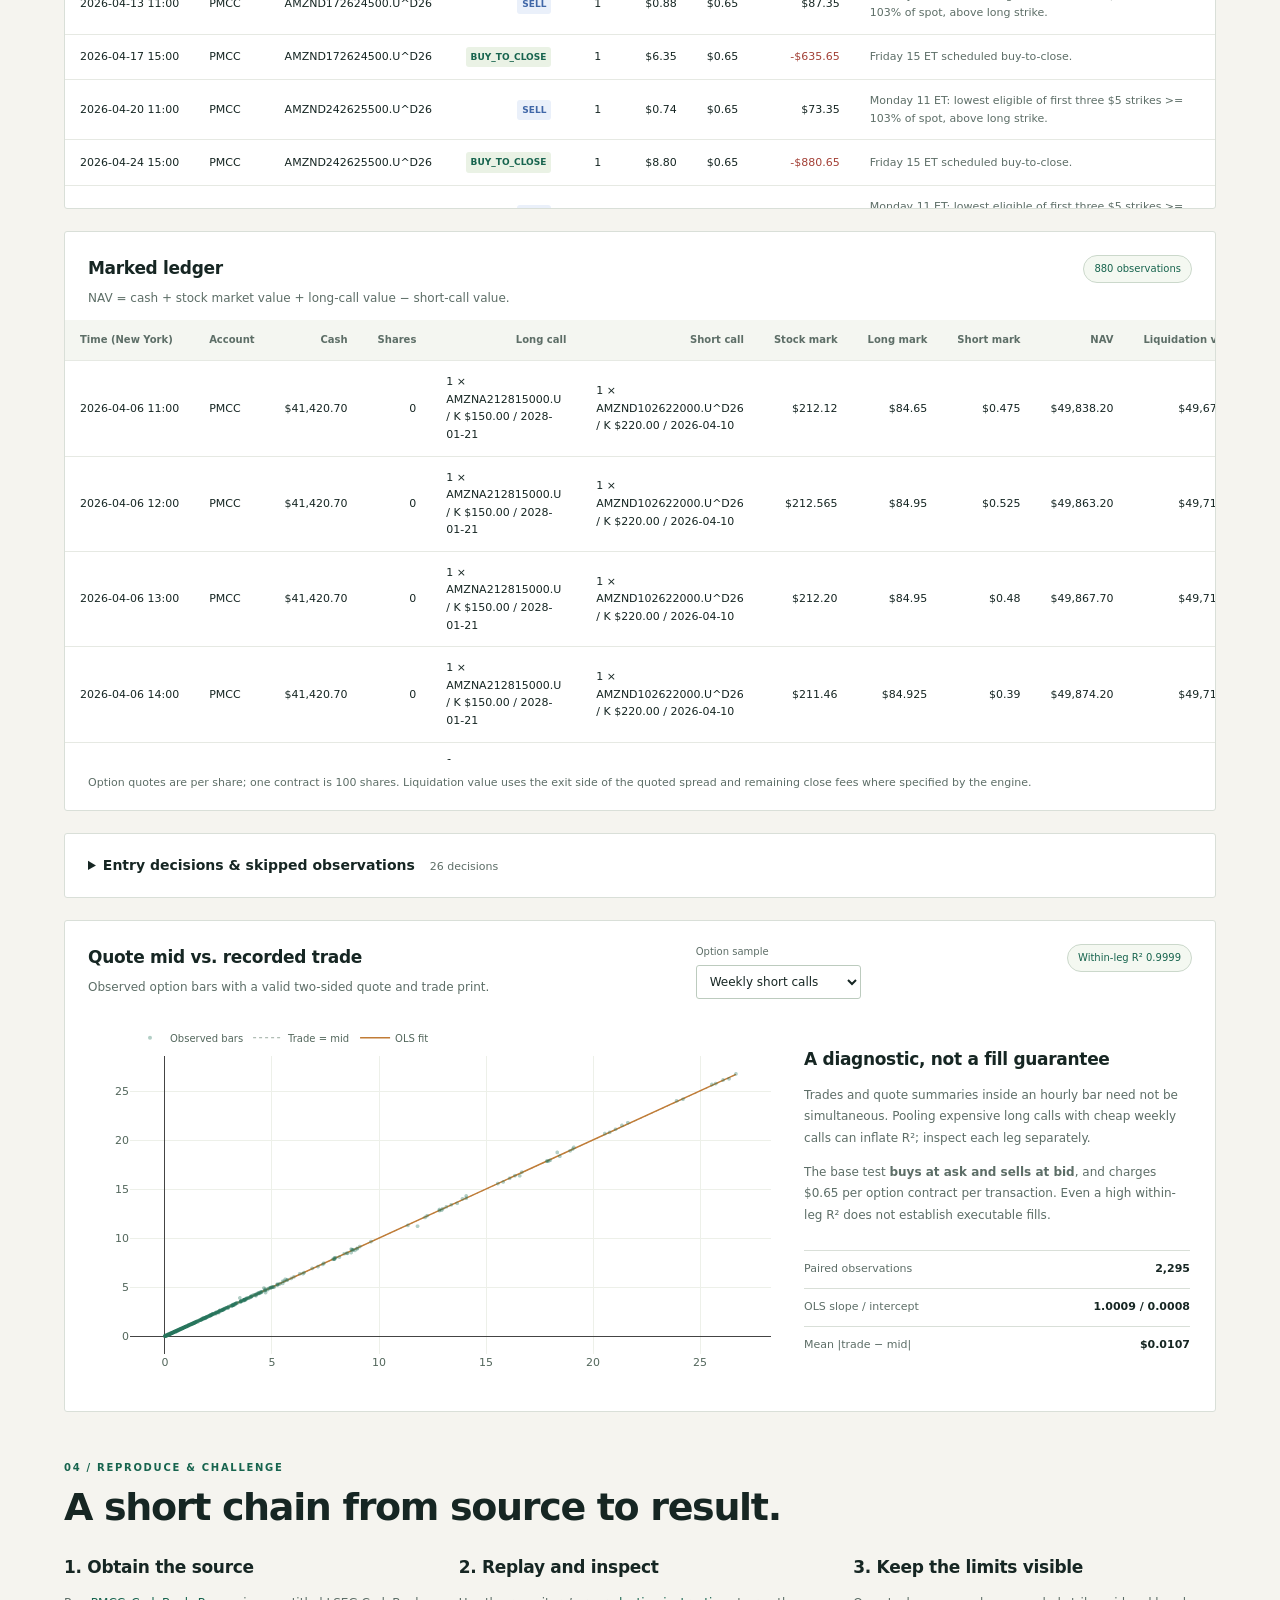
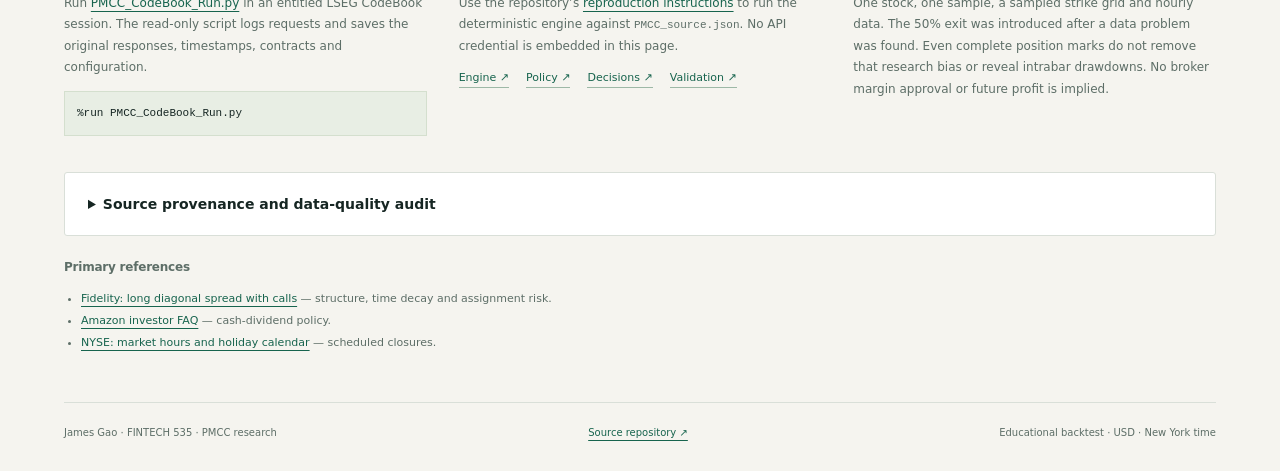
<file: pmcc/index.html>
<!doctype html>
<html lang="en">
<head>
  <meta charset="utf-8"><meta name="viewport" content="width=device-width, initial-scale=1">
  <meta name="description" content="An auditable AMZN poor man's covered call backtest: observed LSEG quotes, transaction costs, common-budget benchmarks and explicit assignment risk.">
  <title>AMZN · Poor Man’s Covered Call</title>
  <link rel="stylesheet" href="style.css">
  <script defer src="../hw12/plotly.min.js"></script>
  <script defer src="book.js"></script>
  <script defer src="app.js"></script>
</head>
<body>
<a class="skip" href="#main">Skip to research</a>
<header><a class="brand" href="../">JG <span>/</span> OPTIONS RESEARCH</a><nav aria-label="Research navigation"><a href="#results">Results</a><a href="#rules">Rules</a><a href="#audit">Audit trail</a><a href="../hw12/">Covered call</a><a href="../wheel/">Wheel</a><a href="data.html">Data</a></nav></header>
<main id="main">
  <section class="hero">
    <div><p class="eyebrow">FINTECH 535 · STRATEGY NOTE 03</p><h1>Less capital.<br><em>Different risks.</em></h1><p class="standfirst">An algorithmic poor man’s covered call on <strong>Amazon</strong>: a deep-in-the-money long call provides stock-like exposure; weekly short calls collect premium.</p></div>
    <aside class="mandate"><span class="tag">AMZN / LONG CALL DIAGONAL</span><dl><div><dt>Planned sample</dt><dd id="sample">06 Apr — 02 Oct 2026</dd></div><div><dt>Account budget</dt><dd id="budget">$50,000 each</dd></div><div><dt>Execution model</dt><dd>Buy ask · Sell bid</dd></div><div><dt>Data</dt><dd>LSEG hourly quotes</dd></div></dl><p>A long call is <strong>not 100 shares</strong>. A cheaper opening trade is not proof of a better investment.</p></aside>
  </section>
  <div id="status" class="notice pending" role="status"><span class="status-dot"></span><div><strong>Awaiting observed LSEG data</strong><p>No performance result is claimed until the downloaded source has been replayed and checked.</p></div></div>
  <aside class="research-note" aria-label="Research design disclosure"><strong>Exploratory strategy revision</strong><p>The 50% premium-capture exit was added after missing near-expiry quotes were discovered. It applies to every week, with no same-week re-entry. This is a different strategy on the same historical sample, not a repaired dataset or an out-of-sample result. The <a href="strategy_revision.json" download>dated policy</a> and <a href="strict_baseline/book.json" download>original halted book</a> remain available.</p></aside>
  <section id="results" aria-labelledby="results-title">
    <div class="section-top"><p class="eyebrow">01 / THE INVESTMENT CASE</p><h2 id="results-title">Does the capital saving earn its keep?</h2><p id="verdict" class="lead">The test compares one long-call diagonal with a stock covered call, 100 shares, and the same long call without short calls. Each account starts with the same cash.</p></div>
    <div class="metrics"><article><span>PMCC opening debit</span><strong id="capital">—</strong><small id="capital-note">Net opening outlay including fees</small></article><article><span>Capital saved vs. covered call</span><strong id="saving">—</strong><small>Opening debit comparison; not broker buying power</small></article><article><span>PMCC account return</span><strong id="return">—</strong><small id="return-note">Net of spread and option fees</small></article><article><span>PMCC observed drawdown</span><strong id="drawdown">—</strong><small>From available marks; gaps remain gaps</small></article></div>
    <div class="panel"><div class="panel-heading"><div><h3>Same budget, same market window</h3><p>Unused cash stays in the account. No reinvestment, cash yield, or annualized extrapolation.</p></div><span id="horizon" class="pill">Results pending</span></div><div class="table-scroll"><table id="comparison"><thead><tr><th>Strategy</th><th>Opening debit</th><th>Ending NAV</th><th>Net P&amp;L</th><th>Account return</th><th>Max drawdown</th><th>Option fees</th></tr></thead><tbody><tr><td colspan="7" class="empty">Observed results will appear here.</td></tr></tbody></table></div><p class="caption">The stock covered call uses the same short-call rule as the PMCC. The long-call-only account isolates the effect of selling calls. Opening debit measures cash deployed, not maximum loss or margin requirements.</p></div>
    <div class="panel"><div class="panel-heading"><div><h3>Net asset value</h3><p>Hover to inspect marked NAV. The dotted PMCC series shows estimated liquidation value at bid/ask.</p></div><label class="compact-label">View<select id="nav-view"><option value="nav">Account NAV ($)</option><option value="pnl">Net P&amp;L ($)</option></select></label></div><div id="nav-chart" class="chart" aria-label="Interactive strategy net asset values"><div class="chart-empty">No observed backtest loaded</div></div><div id="drawdown-chart" class="chart short" aria-label="Interactive strategy drawdowns"></div><p class="caption" id="marks-note">Midquotes mark open options; bid/ask determine fills. Missing required quotes cannot be replaced with model prices. Hourly observations do not reveal intrabar losses.</p></div>
    <div class="insights"><article><span class="small-number">A</span><h3>What drove the result?</h3><p id="outcome">Pending the observed account ledger. Collected premium alone will never be reported as profit.</p></article><article><span class="small-number">B</span><h3>What did the calls cost?</h3><p id="tradeoff">The PMCC trades away some upside while retaining long-call downside, time decay, and volatility exposure. The long-call-only benchmark measures that trade-off.</p></article><article><span class="small-number">C</span><h3>What would change next?</h3><p id="next-step">Freeze the revised rule and test a later, untouched period. Use finer synchronized quotes and broker-specific assignment and margin handling. This sample cannot independently validate a rule designed after inspecting its gaps.</p></article></div>
  </section>
  <section id="rules" aria-labelledby="rules-title"><div class="section-top"><p class="eyebrow">02 / THE ALGORITHM</p><h2 id="rules-title">One position. Explicit exit rules.</h2><p class="lead">One AMZN long call, at most one short call, no leverage through position scaling. Decisions use observations available at that time. Rule design benefited from knowledge of this sample’s data gaps, so model-selection hindsight remains.</p></div>
    <div class="rule-grid"><article><span>01 / LONG EXPOSURE</span><h3>Buy a deep ITM call</h3><p>On April 6 at 11:00 New York time, select the January 21, 2028 call closest to 70% of spot, within 60–80%, on a $5 strike grid. Break ties toward the lower strike. Buy one at ask. If this opening quote is unavailable, do not move the start date.</p><p class="muted">Moneyness is a reproducible delta proxy, not a claim that delta equals 0.80. Valid long-call spread: at most 10% of mid.</p></article><article><span>02 / SELL INCOME</span><h3>Write the weekly call</h3><p>Monday 11:00: select the lowest valid $5 strike at or above 103% of spot among the first three candidates, above the long strike. Sell one Friday-expiry call at bid. The short remains backed by the later-expiring call.</p><p class="muted">Both bid and ask must be positive, uncrossed, and observed in the same labeled bar. Short spread: at most 50% of mid. Skip a missing entry.</p></article><article><span>03 / CLOSE THE RISK</span><h3>Buy the short back</h3><p>After entry, check each hourly observation from 10:00 through 16:00 New York time. Buy back at ask when ASK ≤ 50% of the original sale BID, before fees. Otherwise close Friday at 15:00, or sooner at a daily 15:00 check if ITM with mid extrinsic value ≤ $0.05. Do not re-enter that week.</p><p class="muted">Skip weeks with a Monday or Friday market holiday. A missing mandatory exit halts the simulation. The take-profit trigger never substitutes a stale quote or a trade print for an ask.</p></article></div><p class="caption">Final liquidation rule: October 2 at 15:00 New York time. Close any remaining short first, then sell the long call and stock benchmark positions at bid. Halt if a required liquidation quote is unavailable.</p>
    <p class="caption" id="exit-breakdown">Exit counts are calculated from the booked trades below.</p><div class="risk-panel"><div><p class="eyebrow">THE CRITICAL DIFFERENCE</p><h3>The short call is not stock-covered.</h3><p>Early assignment creates short stock against the long call. The long call does not exercise itself merely because the short was assigned. Exercising it voluntarily can destroy remaining time value.</p></div><div><h3>A conditional base case</h3><p>The base path assumes no external assignment before a profit-target, risk-triggered, or scheduled buyback. Monitoring reduces exposure; it cannot rule out overnight or intraday assignment. Amazon’s no-cash-dividend history removes one common trigger, not all assignment risk.</p><p id="stress-summary">Assignment and worse-fill scenarios will be reported with the real run. They are scenarios, not assigned probabilities.</p></div></div>
    <div class="panel"><div class="panel-heading"><div><h3>Stress the conclusion</h3><p>Separate alternative assumptions from the base path. No simulated stress price is presented as an observed fill.</p></div></div><div id="stress-content" class="body-copy"><p class="muted">Awaiting the reproducible stress calculations.</p></div></div>
  </section>
  <section id="audit" aria-labelledby="audit-title"><div class="section-top"><p class="eyebrow">03 / FOLLOW THE MONEY</p><h2 id="audit-title">The book is the evidence.</h2><p class="lead">Every fill changes cash once. Open options remain assets or liabilities. Filters change the tables only; performance charts always show the full available sample.</p></div>
    <div class="toolbar"><label>Account<select id="account-filter"><option value="PMCC">PMCC</option><option value="covered_call">Stock covered call</option><option value="buy_hold">100 shares</option><option value="long_call">Long call only</option><option value="all">All accounts</option></select></label><label>Month<select id="month-filter"><option value="all">All months</option></select></label><div class="download-links"><a href="book.json" data-download download>Full book JSON ↗</a><a href="blotter.csv" data-download download>Blotter CSV ↗</a><a href="ledger.csv" data-download download>Ledger CSV ↗</a></div></div>
    <div class="panel"><div class="panel-heading"><div><h3>Booked trades</h3><p>Actual simulated fills only; no working orders.</p></div><span id="blotter-count" class="pill">0 events</span></div><div class="table-scroll bounded"><table id="blotter"><thead><tr><th>Time (New York)</th><th>Account</th><th>Instrument</th><th>Side</th><th>Qty</th><th>Fill</th><th>Fee</th><th>Cash change</th><th>Rule / reason</th></tr></thead><tbody><tr><td colspan="9" class="empty">No booked trades loaded.</td></tr></tbody></table></div></div>
    <div class="panel"><div class="panel-heading"><div><h3>Marked ledger</h3><p>NAV = cash + stock market value + long-call value − short-call value.</p></div><span id="ledger-count" class="pill">0 observations</span></div><div class="table-scroll bounded"><table id="ledger"><thead><tr><th>Time (New York)</th><th>Account</th><th>Cash</th><th>Shares</th><th>Long call</th><th>Short call</th><th>Stock mark</th><th>Long mark</th><th>Short mark</th><th>NAV</th><th>Liquidation value</th><th>Missing marks</th></tr></thead><tbody><tr><td colspan="12" class="empty">No ledger loaded.</td></tr></tbody></table></div><p class="caption">Option quotes are per share; one contract is 100 shares. Liquidation value uses the exit side of the quoted spread and remaining close fees where specified by the engine.</p></div>
    <details class="panel"><summary>Entry decisions &amp; skipped observations <span id="decision-count"></span></summary><div class="table-scroll bounded"><table id="decisions"><thead><tr><th>Time / week</th><th>Status</th><th>Contract</th><th>Strike</th><th>Reason</th></tr></thead><tbody><tr><td colspan="5" class="empty">Decisions appear after replay.</td></tr></tbody></table></div><p class="caption">A failed data request is not evidence that no market existed. Entry selection can use only quotes at the decision timestamp; future exit liquidity cannot make an earlier trade disappear.</p></details>
    <div class="panel"><div class="panel-heading"><div><h3>Quote mid vs. recorded trade</h3><p>Observed option bars with a valid two-sided quote and trade print.</p></div><span class="pill" id="regression">R² unavailable</span></div><div class="scatter-layout"><div id="scatter-chart" class="chart" aria-label="Option quote mid versus trade price scatterplot"><div class="chart-empty">No observed quote/trade pairs loaded</div></div><div class="scatter-note"><h3>A diagnostic, not a fill guarantee</h3><p>Trades and quote summaries inside an hourly bar need not be simultaneous. Pooling expensive long calls with cheap weekly calls can inflate R²; inspect each leg separately.</p><p>The base test <strong>buys at ask and sells at bid</strong>, and charges $0.65 per option contract per transaction. Even a high within-leg R² does not establish executable fills.</p><dl id="fit-stats"><div><dt>Paired observations</dt><dd>—</dd></div><div><dt>OLS slope / intercept</dt><dd>—</dd></div><div><dt>Mean |trade − mid|</dt><dd>—</dd></div></dl></div></div></div>
  </section>
  <section id="reproduce" aria-labelledby="reproduce-title"><div class="section-top"><p class="eyebrow">04 / REPRODUCE &amp; CHALLENGE</p><h2 id="reproduce-title">A short chain from source to result.</h2></div><div class="reproduce-grid"><article><h3>1. Obtain the source</h3><p>Run <a href="PMCC_CodeBook_Run.py" download>PMCC_CodeBook_Run.py</a> in an entitled LSEG CodeBook session. The read-only script logs requests and saves the original responses, timestamps, contracts and configuration.</p><pre>%run PMCC_CodeBook_Run.py</pre></article><article><h3>2. Replay and inspect</h3><p>Use the repository’s <a href="README.md">reproduction instructions</a> to run the deterministic engine against <code>PMCC_source.json</code>. No API credential is embedded in this page.</p><div class="download-links"><a href="engine.py" download>Engine ↗</a><a href="strategy_revision.json" download>Policy ↗</a><a href="decisions.csv" data-download download>Decisions ↗</a><a href="validation.json" data-download download>Validation ↗</a></div></article><article><h3>3. Keep the limits visible</h3><p>One stock, one sample, a sampled strike grid and hourly data. The 50% exit was introduced after a data problem was found. Even complete position marks do not remove that research bias or reveal intrabar drawdowns. No broker margin approval or future profit is implied.</p></article></div><details class="panel provenance"><summary>Source provenance and data-quality audit</summary><div id="provenance" class="body-copy"><p>No real source loaded.</p></div></details><div class="sources"><h3>Primary references</h3><ul><li><a href="https://www.fidelity.com/learning-center/investment-products/options/options-strategy-guide/long-diagonal-spread-calls" target="_blank" rel="noopener">Fidelity: long diagonal spread with calls</a> — structure, time decay and assignment risk.</li><li><a href="https://ir.aboutamazon.com/faqs/default.aspx" target="_blank" rel="noopener">Amazon investor FAQ</a> — cash-dividend policy.</li><li><a href="https://www.nyse.com/markets/hours-calendars" target="_blank" rel="noopener">NYSE: market hours and holiday calendar</a> — scheduled closures.</li></ul></div></section>
  <footer><span>James Gao · FINTECH 535 · PMCC research</span><a href="https://github.com/JamesGao2003/option-surface-lab/tree/main/pmcc">Source repository ↗</a><span>Educational backtest · USD · New York time</span></footer>
</main>
</body>
</html>
</file>
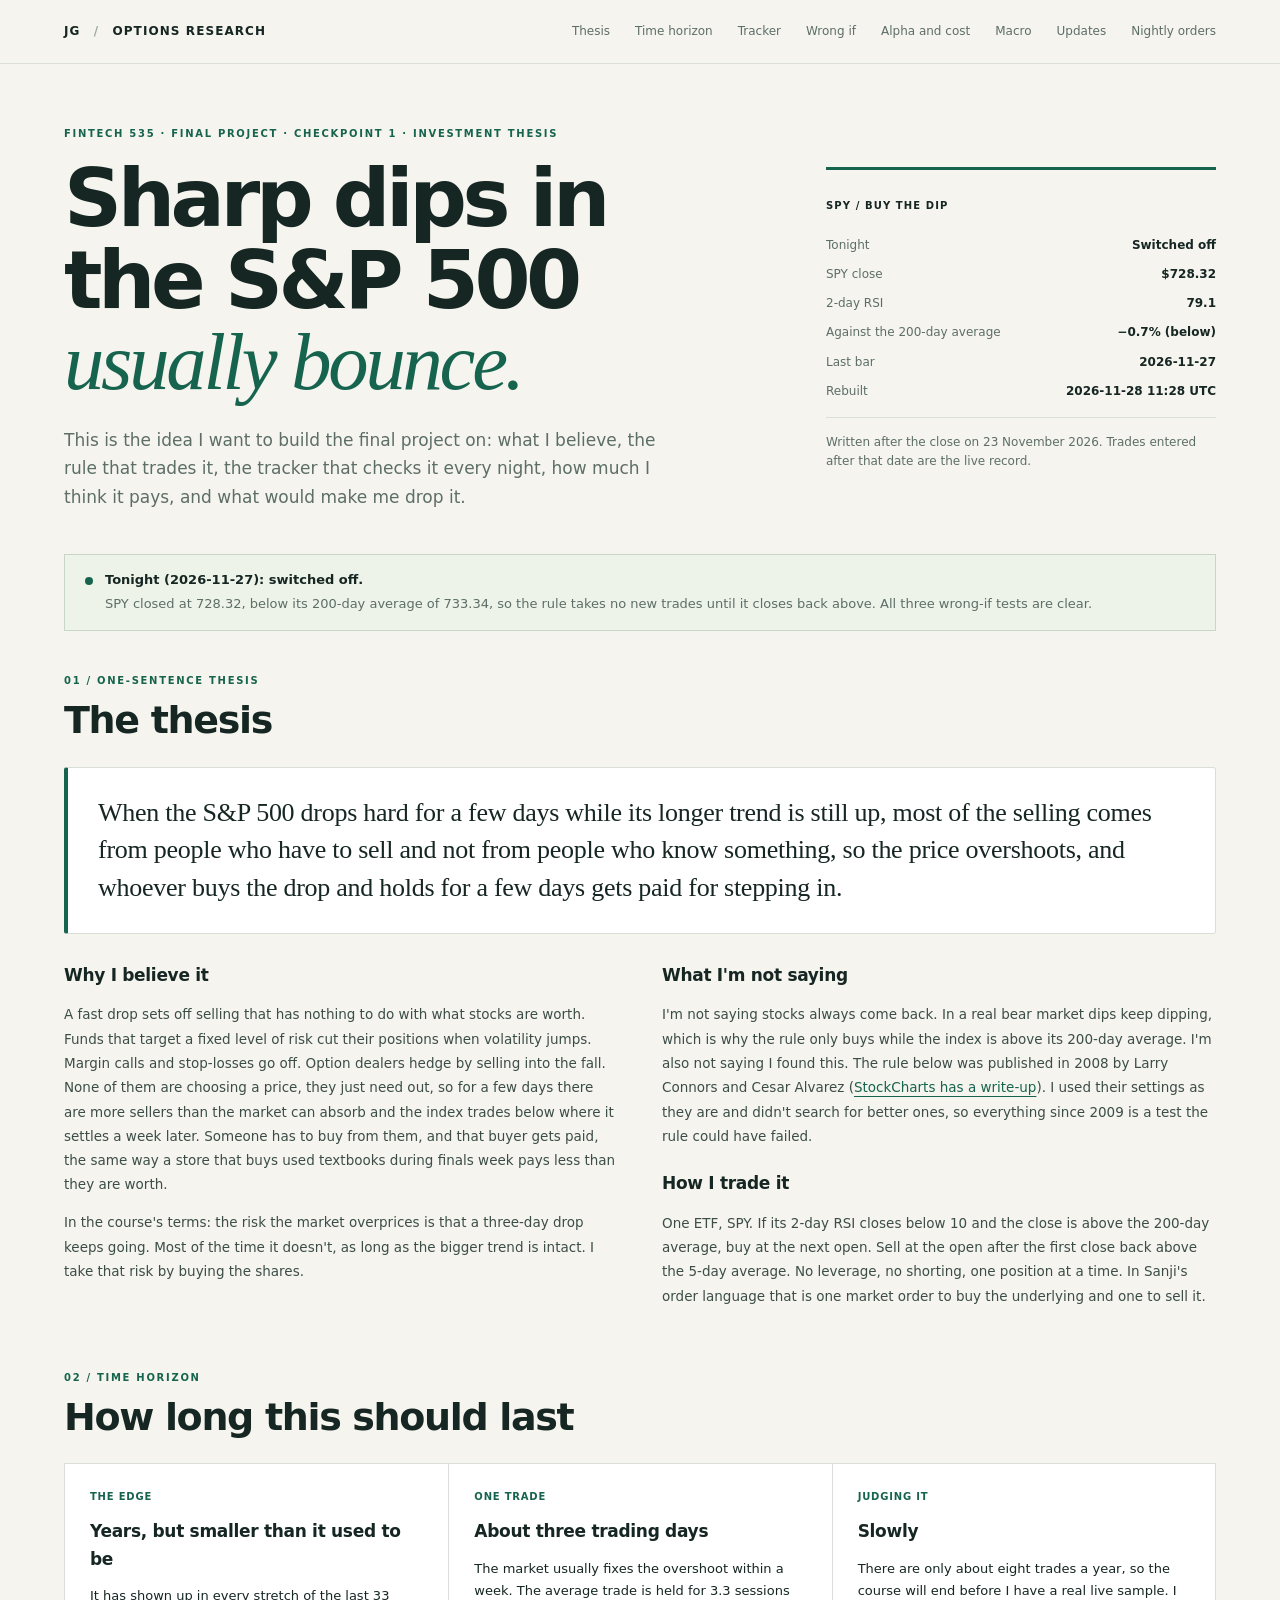
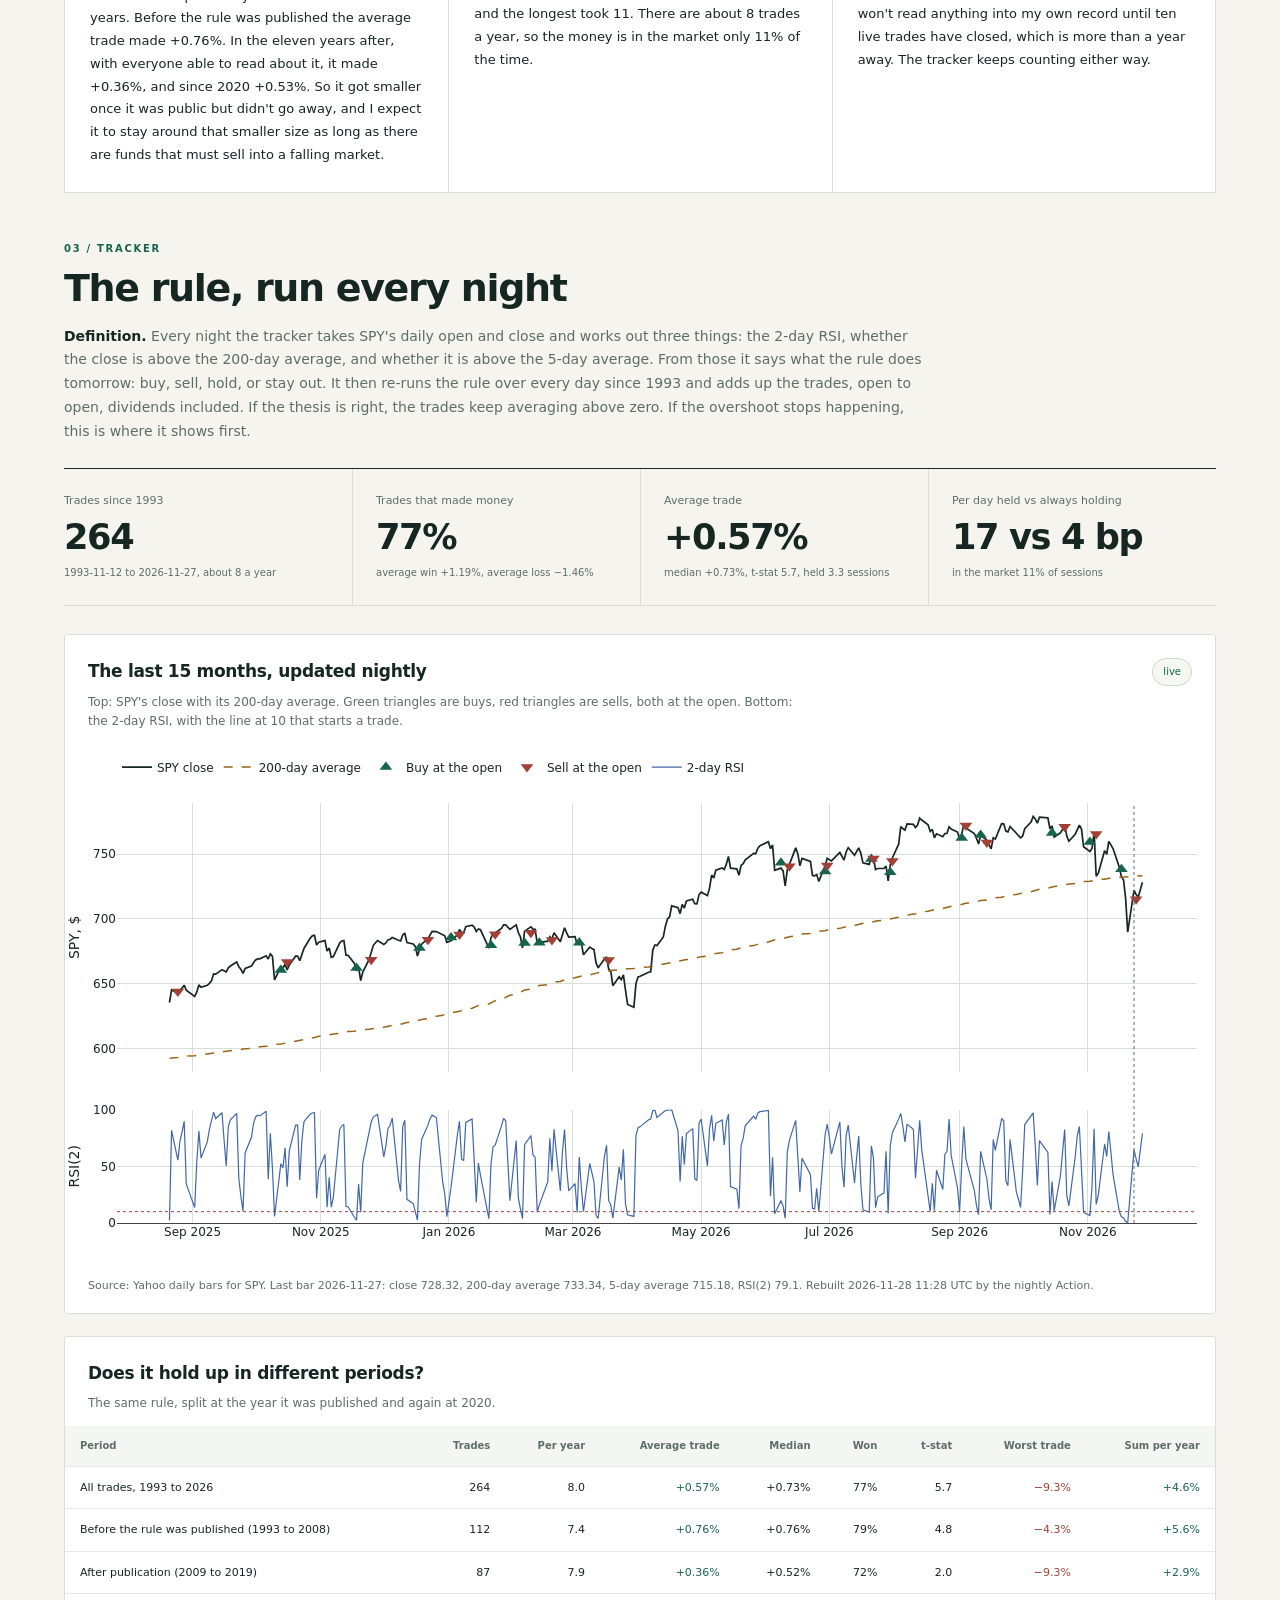
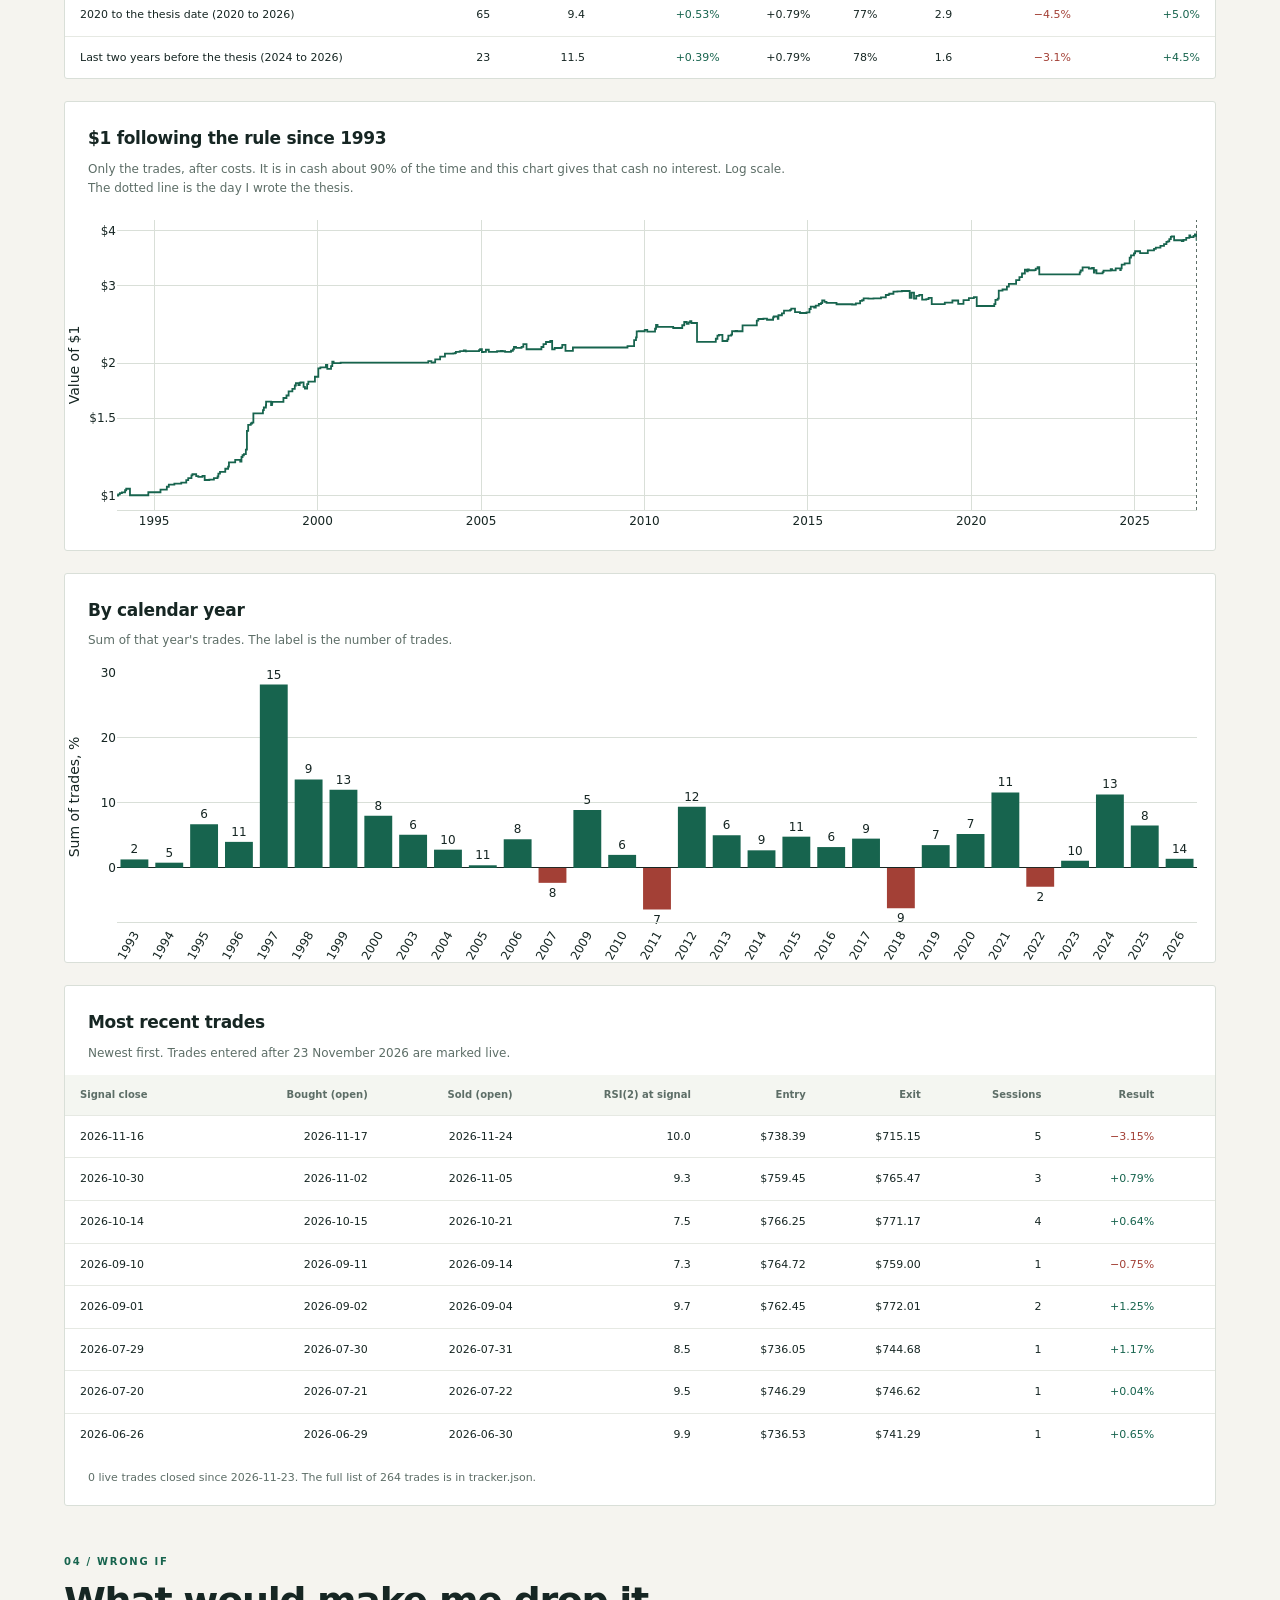
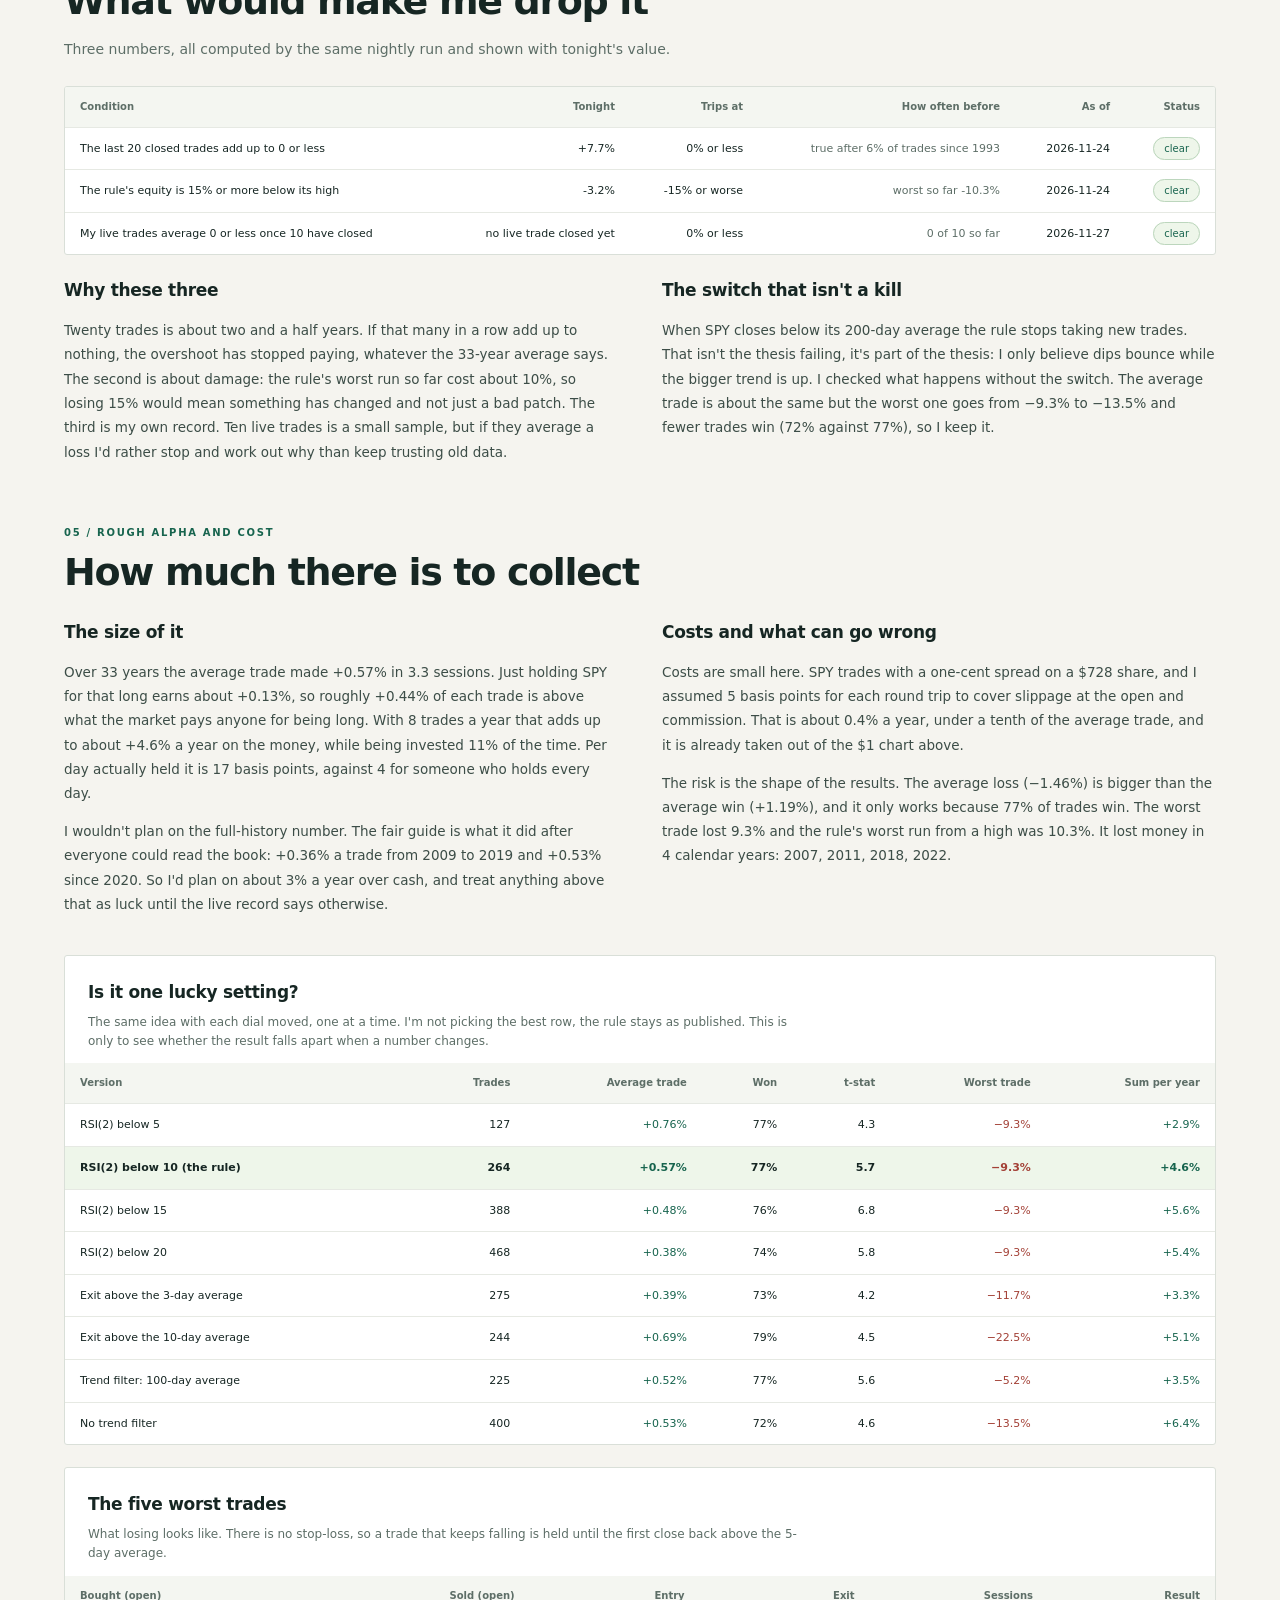
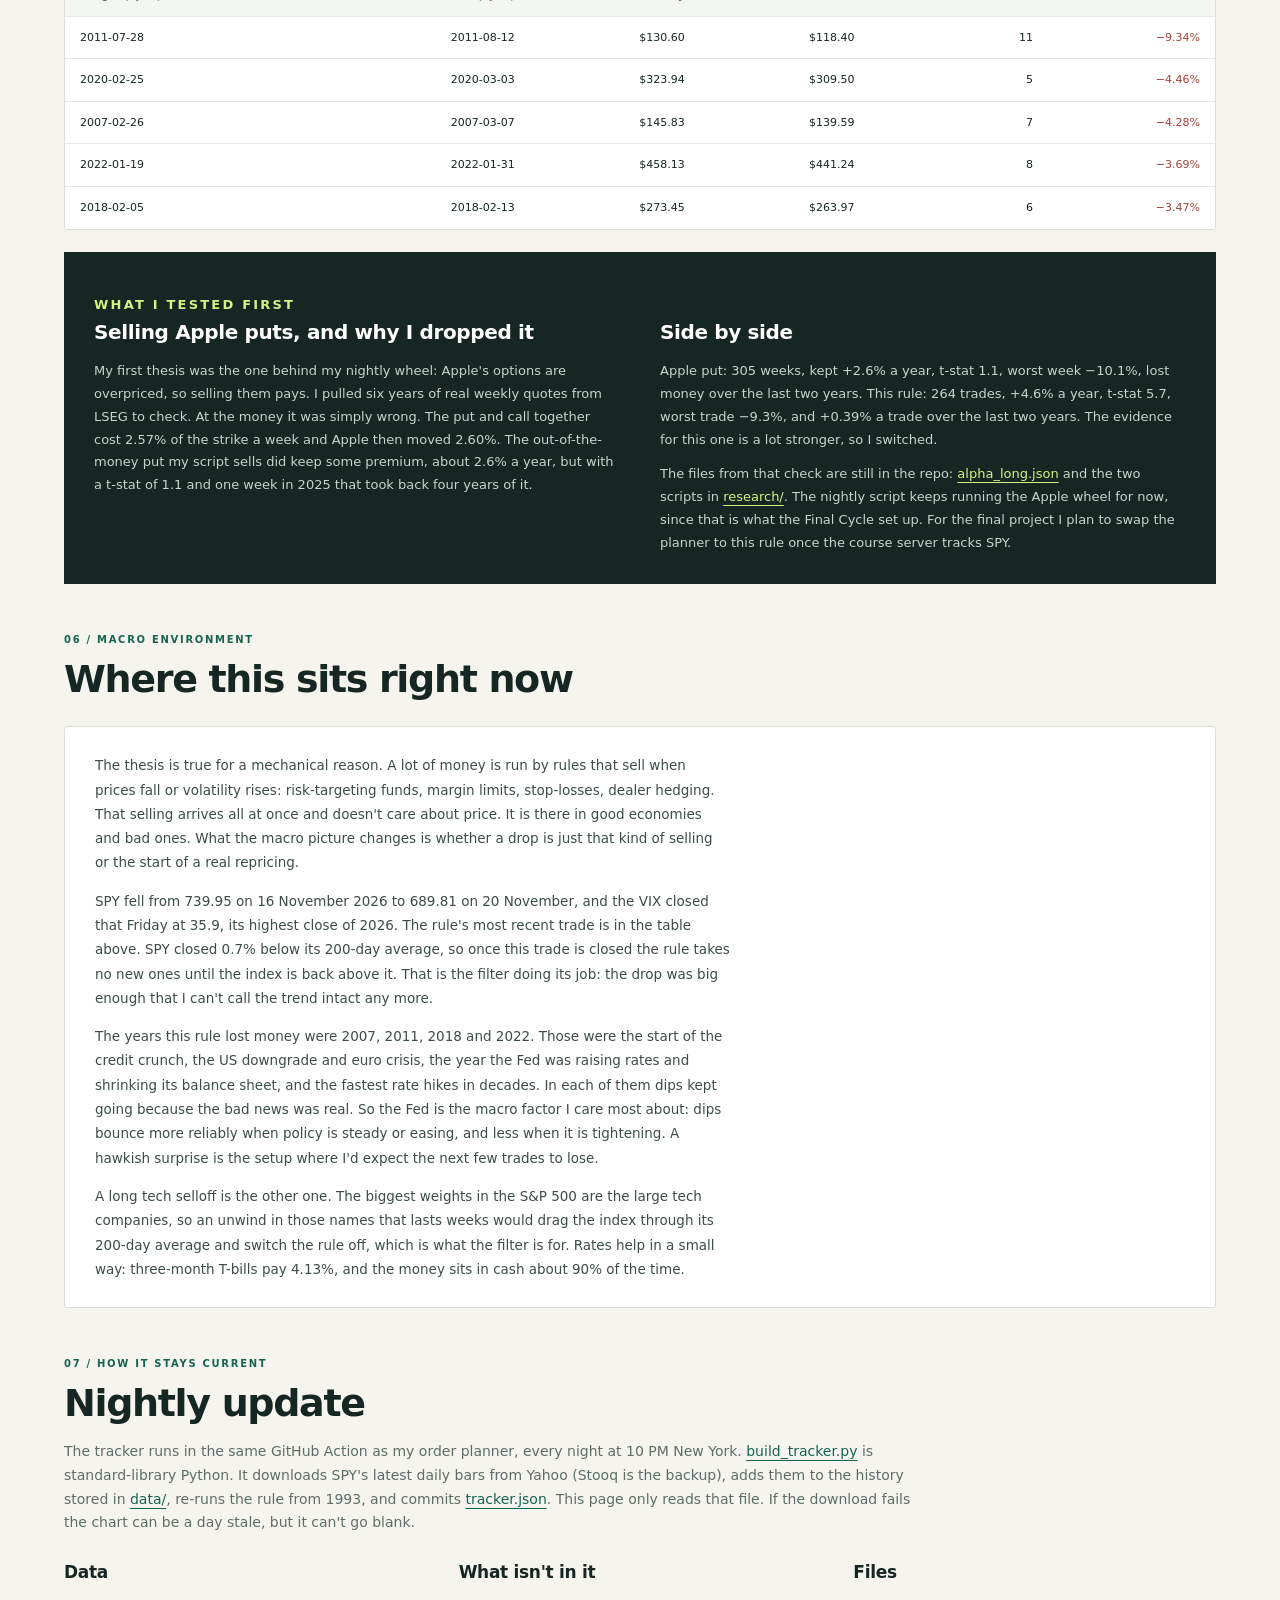
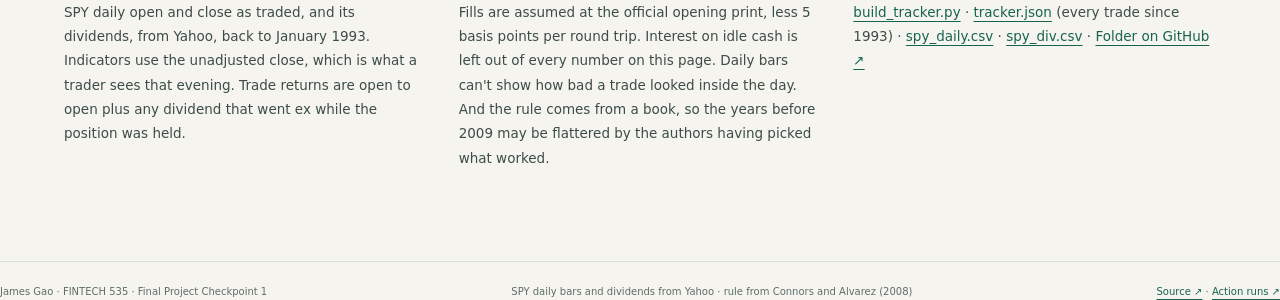
<file: thesis/index.html>
<!doctype html>
<html lang="en">
<head>
  <meta charset="utf-8"><meta name="viewport" content="width=device-width, initial-scale=1">
  <meta name="description" content="Investment thesis for the FINTECH 535 final project: sharp few-day drops in the S&P 500 inside an uptrend overshoot. Live tracker updated every night.">
  <title>SPY · Thesis · Sharp dips usually bounce</title>
  <link rel="stylesheet" href="../pmcc/style.css">
  <link rel="stylesheet" href="../wheel/style.css">
  <link rel="stylesheet" href="../final/style.css">
  <link rel="stylesheet" href="style.css">
  <script defer src="../hw12/plotly.min.js"></script>
  <script defer src="app.js"></script>
</head>
<body>
<a class="skip" href="#main">Skip to content</a>
<header><a class="brand" href="../">JG <span>/</span> OPTIONS RESEARCH</a><nav aria-label="Page sections"><a href="#thesis">Thesis</a><a href="#horizon">Time horizon</a><a href="#tracker">Tracker</a><a href="#wrong">Wrong if</a><a href="#alpha">Alpha and cost</a><a href="#macro">Macro</a><a href="#pipeline">Updates</a><a href="../final/">Nightly orders</a></nav></header>
<main id="main">
  <section class="hero">
    <div><p class="eyebrow">FINTECH 535 · FINAL PROJECT · CHECKPOINT 1 · INVESTMENT THESIS</p><h1>Sharp dips in the S&amp;P&nbsp;500<br><em>usually bounce.</em></h1><p class="standfirst">This is the idea I want to build the final project on: what I believe, the rule that trades it, the tracker that checks it every night, how much I think it pays, and what would make me drop it.</p></div>
    <aside class="mandate"><span class="tag">SPY / BUY THE DIP</span><dl><div><dt>Tonight</dt><dd id="h-state">—</dd></div><div><dt>SPY close</dt><dd id="h-close">—</dd></div><div><dt>2-day RSI</dt><dd id="h-rsi">—</dd></div><div><dt>Against the 200-day average</dt><dd id="h-trend">—</dd></div><div><dt>Last bar</dt><dd id="h-date">—</dd></div><div><dt>Rebuilt</dt><dd id="h-upd">—</dd></div></dl><p>Written after the close on 23 November 2026. Trades entered after that date are the live record.</p></aside>
  </section>
  <div id="status" class="notice" role="status"><span class="status-dot"></span><div><strong>Loading the tracker…</strong><p>tracker.json has not loaded yet.</p></div></div>

  <section id="thesis">
    <div class="section-top"><p class="eyebrow">01 / ONE-SENTENCE THESIS</p><h2>The thesis</h2></div>
    <blockquote class="thesis">When the S&amp;P 500 drops hard for a few days while its longer trend is still up, most of the selling comes from people who have to sell and not from people who know something, so the price overshoots, and whoever buys the drop and holds for a few days gets paid for stepping in.</blockquote>
    <div class="reproduce-grid two">
      <div><h3>Why I believe it</h3><p>A fast drop sets off selling that has nothing to do with what stocks are worth. Funds that target a fixed level of risk cut their positions when volatility jumps. Margin calls and stop-losses go off. Option dealers hedge by selling into the fall. None of them are choosing a price, they just need out, so for a few days there are more sellers than the market can absorb and the index trades below where it settles a week later. Someone has to buy from them, and that buyer gets paid, the same way a store that buys used textbooks during finals week pays less than they are worth.</p><p>In the course's terms: the risk the market overprices is that a three-day drop keeps going. Most of the time it doesn't, as long as the bigger trend is intact. I take that risk by buying the shares.</p></div>
      <div><h3>What I'm not saying</h3><p>I'm not saying stocks always come back. In a real bear market dips keep dipping, which is why the rule only buys while the index is above its 200-day average. I'm also not saying I found this. The rule below was published in 2008 by Larry Connors and Cesar Alvarez (<a href="https://chartschool.stockcharts.com/table-of-contents/trading-strategies-and-models/trading-strategies/rsi-2">StockCharts has a write-up</a>). I used their settings as they are and didn't search for better ones, so everything since 2009 is a test the rule could have failed.</p><h3 style="margin-top:22px">How I trade it</h3><p>One ETF, SPY. If its 2-day RSI closes below 10 and the close is above the 200-day average, buy at the next open. Sell at the open after the first close back above the 5-day average. No leverage, no shorting, one position at a time. In Sanji's order language that is one market order to buy the underlying and one to sell it.</p></div>
    </div>
  </section>

  <section id="horizon">
    <div class="section-top"><p class="eyebrow">02 / TIME HORIZON</p><h2>How long this should last</h2></div>
    <div class="rule-grid">
      <article><span>THE EDGE</span><h3>Years, but smaller than it used to be</h3><p id="hz-edge">It has shown up in every stretch of the last 33 years, including the years after the rule was published. It got smaller once everyone could read about it, and I expect it to stay at that smaller size as long as there are funds that must sell into a falling market.</p></article>
      <article><span>ONE TRADE</span><h3>About three trading days</h3><p id="hz-trade">The market usually fixes the overshoot within a week. The average trade is held for a little over three sessions and the longest took eleven.</p></article>
      <article><span>JUDGING IT</span><h3>Slowly</h3><p id="hz-judge">There are only about eight trades a year, so the course will end before I have a real live sample. I won't read anything into my own record until ten live trades have closed, which is more than a year away. The tracker keeps counting either way.</p></article>
    </div>
  </section>

  <section id="tracker">
    <div class="section-top"><p class="eyebrow">03 / TRACKER</p><h2>The rule, run every night</h2><p class="lead"><strong>Definition.</strong> Every night the tracker takes SPY's daily open and close and works out three things: the 2-day RSI, whether the close is above the 200-day average, and whether it is above the 5-day average. From those it says what the rule does tomorrow: buy, sell, hold, or stay out. It then re-runs the rule over every day since 1993 and adds up the trades, open to open, dividends included. If the thesis is right, the trades keep averaging above zero. If the overshoot stops happening, this is where it shows first.</p></div>
    <div class="metrics">
      <article><span>Trades since 1993</span><strong id="m-n">—</strong><small id="m-n-note">—</small></article>
      <article><span>Trades that made money</span><strong id="m-win">—</strong><small id="m-win-note">—</small></article>
      <article><span>Average trade</span><strong id="m-avg">—</strong><small id="m-avg-note">—</small></article>
      <article><span>Per day held vs always holding</span><strong id="m-day">—</strong><small id="m-day-note">—</small></article>
    </div>
    <div class="panel"><div class="panel-heading"><div><h3>The last 15 months, updated nightly</h3><p>Top: SPY's close with its 200-day average. Green triangles are buys, red triangles are sells, both at the open. Bottom: the 2-day RSI, with the line at 10 that starts a trade.</p></div><span class="pill">live</span></div><div id="price-chart" class="chart tall"></div><p class="caption" id="price-caption">—</p></div>
    <div class="panel"><div class="panel-heading"><div><h3>Does it hold up in different periods?</h3><p>The same rule, split at the year it was published and again at 2020.</p></div></div><div class="table-scroll"><table id="periods"><thead><tr><th>Period</th><th>Trades</th><th>Per year</th><th>Average trade</th><th>Median</th><th>Won</th><th>t-stat</th><th>Worst trade</th><th>Sum per year</th></tr></thead><tbody></tbody></table></div></div>
    <div class="panel"><div class="panel-heading"><div><h3>$1 following the rule since 1993</h3><p>Only the trades, after costs. It is in cash about 90% of the time and this chart gives that cash no interest. Log scale. The dotted line is the day I wrote the thesis.</p></div></div><div id="equity-chart" class="chart short3"></div></div>
    <div class="panel"><div class="panel-heading"><div><h3>By calendar year</h3><p>Sum of that year's trades. The label is the number of trades.</p></div></div><div id="year-chart" class="chart short2"></div></div>
    <div class="panel"><div class="panel-heading"><div><h3>Most recent trades</h3><p>Newest first. Trades entered after 23 November 2026 are marked live.</p></div></div><div class="table-scroll bounded2"><table id="trades"><thead><tr><th>Signal close</th><th>Bought (open)</th><th>Sold (open)</th><th>RSI(2) at signal</th><th>Entry</th><th>Exit</th><th>Sessions</th><th>Result</th><th></th></tr></thead><tbody></tbody></table></div><p class="caption" id="trades-caption">—</p></div>
  </section>

  <section id="wrong">
    <div class="section-top"><p class="eyebrow">04 / WRONG IF</p><h2>What would make me drop it</h2><p class="lead">Three numbers, all computed by the same nightly run and shown with tonight's value.</p></div>
    <div class="panel"><div class="table-scroll"><table id="tests"><thead><tr><th>Condition</th><th>Tonight</th><th>Trips at</th><th>How often before</th><th>As of</th><th>Status</th></tr></thead><tbody></tbody></table></div></div>
    <div class="reproduce-grid two">
      <div><h3>Why these three</h3><p>Twenty trades is about two and a half years. If that many in a row add up to nothing, the overshoot has stopped paying, whatever the 33-year average says. The second is about damage: the rule's worst run so far cost about 10%, so losing 15% would mean something has changed and not just a bad patch. The third is my own record. Ten live trades is a small sample, but if they average a loss I'd rather stop and work out why than keep trusting old data.</p></div>
      <div><h3>The switch that isn't a kill</h3><p>When SPY closes below its 200-day average the rule stops taking new trades. That isn't the thesis failing, it's part of the thesis: I only believe dips bounce while the bigger trend is up. I checked what happens without the switch. The average trade is about the same but the worst one goes from −9.3% to −13.5% and fewer trades win (72% against 77%), so I keep it.</p></div>
    </div>
  </section>

  <section id="alpha">
    <div class="section-top"><p class="eyebrow">05 / ROUGH ALPHA AND COST</p><h2>How much there is to collect</h2></div>
    <div class="reproduce-grid two">
      <div><h3>The size of it</h3><p id="alpha-size">—</p><p id="alpha-plan">—</p></div>
      <div><h3>Costs and what can go wrong</h3><p id="alpha-cost">—</p><p id="alpha-risk">—</p></div>
    </div>
    <div class="panel"><div class="panel-heading"><div><h3>Is it one lucky setting?</h3><p>The same idea with each dial moved, one at a time. I'm not picking the best row, the rule stays as published. This is only to see whether the result falls apart when a number changes.</p></div></div><div class="table-scroll"><table id="variants"><thead><tr><th>Version</th><th>Trades</th><th>Average trade</th><th>Won</th><th>t-stat</th><th>Worst trade</th><th>Sum per year</th></tr></thead><tbody></tbody></table></div></div>
    <div class="panel"><div class="panel-heading"><div><h3>The five worst trades</h3><p>What losing looks like. There is no stop-loss, so a trade that keeps falling is held until the first close back above the 5-day average.</p></div></div><div class="table-scroll"><table id="worst"><thead><tr><th>Bought (open)</th><th>Sold (open)</th><th>Entry</th><th>Exit</th><th>Sessions</th><th>Result</th></tr></thead><tbody></tbody></table></div></div>
    <div class="risk-panel"><div><p class="eyebrow">WHAT I TESTED FIRST</p><h3>Selling Apple puts, and why I dropped it</h3><p>My first thesis was the one behind my nightly wheel: Apple's options are overpriced, so selling them pays. I pulled six years of real weekly quotes from LSEG to check. At the money it was simply wrong. The put and call together cost 2.57% of the strike a week and Apple then moved 2.60%. The out-of-the-money put my script sells did keep some premium, about 2.6% a year, but with a t-stat of 1.1 and one week in 2025 that took back four years of it.</p></div><div><p class="eyebrow">&nbsp;</p><h3>Side by side</h3><p id="compare">—</p><p>The files from that check are still in the repo: <a href="alpha_long.json">alpha_long.json</a> and the two scripts in <a href="https://github.com/JamesGao2003/option-surface-lab/tree/main/thesis/research">research/</a>. The nightly script keeps running the Apple wheel for now, since that is what the Final Cycle set up. For the final project I plan to swap the planner to this rule once the course server tracks SPY.</p></div></div>
  </section>

  <section id="macro">
    <div class="section-top"><p class="eyebrow">06 / MACRO ENVIRONMENT</p><h2>Where this sits right now</h2></div>
    <div class="macro">
      <p>The thesis is true for a mechanical reason. A lot of money is run by rules that sell when prices fall or volatility rises: risk-targeting funds, margin limits, stop-losses, dealer hedging. That selling arrives all at once and doesn't care about price. It is there in good economies and bad ones. What the macro picture changes is whether a drop is just that kind of selling or the start of a real repricing.</p>
      <p id="macro-now">—</p>
      <p>The years this rule lost money were 2007, 2011, 2018 and 2022. Those were the start of the credit crunch, the US downgrade and euro crisis, the year the Fed was raising rates and shrinking its balance sheet, and the fastest rate hikes in decades. In each of them dips kept going because the bad news was real. So the Fed is the macro factor I care most about: dips bounce more reliably when policy is steady or easing, and less when it is tightening. A hawkish surprise is the setup where I'd expect the next few trades to lose.</p>
      <p>A long tech selloff is the other one. The biggest weights in the S&amp;P 500 are the large tech companies, so an unwind in those names that lasts weeks would drag the index through its 200-day average and switch the rule off, which is what the filter is for. Rates help in a small way: three-month T-bills pay 4.13%, and the money sits in cash about 90% of the time.</p>
    </div>
  </section>

  <section id="pipeline">
    <div class="section-top"><p class="eyebrow">07 / HOW IT STAYS CURRENT</p><h2>Nightly update</h2><p class="lead">The tracker runs in the same GitHub Action as my order planner, every night at 10 PM New York. <a href="build_tracker.py">build_tracker.py</a> is standard-library Python. It downloads SPY's latest daily bars from Yahoo (Stooq is the backup), adds them to the history stored in <a href="data/spy_daily.csv">data/</a>, re-runs the rule from 1993, and commits <a href="tracker.json">tracker.json</a>. This page only reads that file. If the download fails the chart can be a day stale, but it can't go blank.</p></div>
    <div class="reproduce-grid">
      <div><h3>Data</h3><p>SPY daily open and close as traded, and its dividends, from Yahoo, back to January 1993. Indicators use the unadjusted close, which is what a trader sees that evening. Trade returns are open to open plus any dividend that went ex while the position was held.</p></div>
      <div><h3>What isn't in it</h3><p>Fills are assumed at the official opening print, less 5 basis points per round trip. Interest on idle cash is left out of every number on this page. Daily bars can't show how bad a trade looked inside the day. And the rule comes from a book, so the years before 2009 may be flattered by the authors having picked what worked.</p></div>
      <div><h3>Files</h3><p><a href="build_tracker.py">build_tracker.py</a> · <a href="tracker.json">tracker.json</a> (every trade since 1993) · <a href="data/spy_daily.csv">spy_daily.csv</a> · <a href="data/spy_div.csv">spy_div.csv</a> · <a href="https://github.com/JamesGao2003/option-surface-lab/tree/main/thesis">Folder on GitHub ↗</a></p></div>
    </div>
  </section>
</main>
<footer><span>James Gao · FINTECH 535 · Final Project Checkpoint 1</span><span>SPY daily bars and dividends from Yahoo · rule from Connors and Alvarez (2008)</span><span><a href="https://github.com/JamesGao2003/option-surface-lab/tree/main/thesis">Source ↗</a> · <a href="https://github.com/JamesGao2003/option-surface-lab/actions">Action runs ↗</a></span></footer>
</body>
</html>
</file>
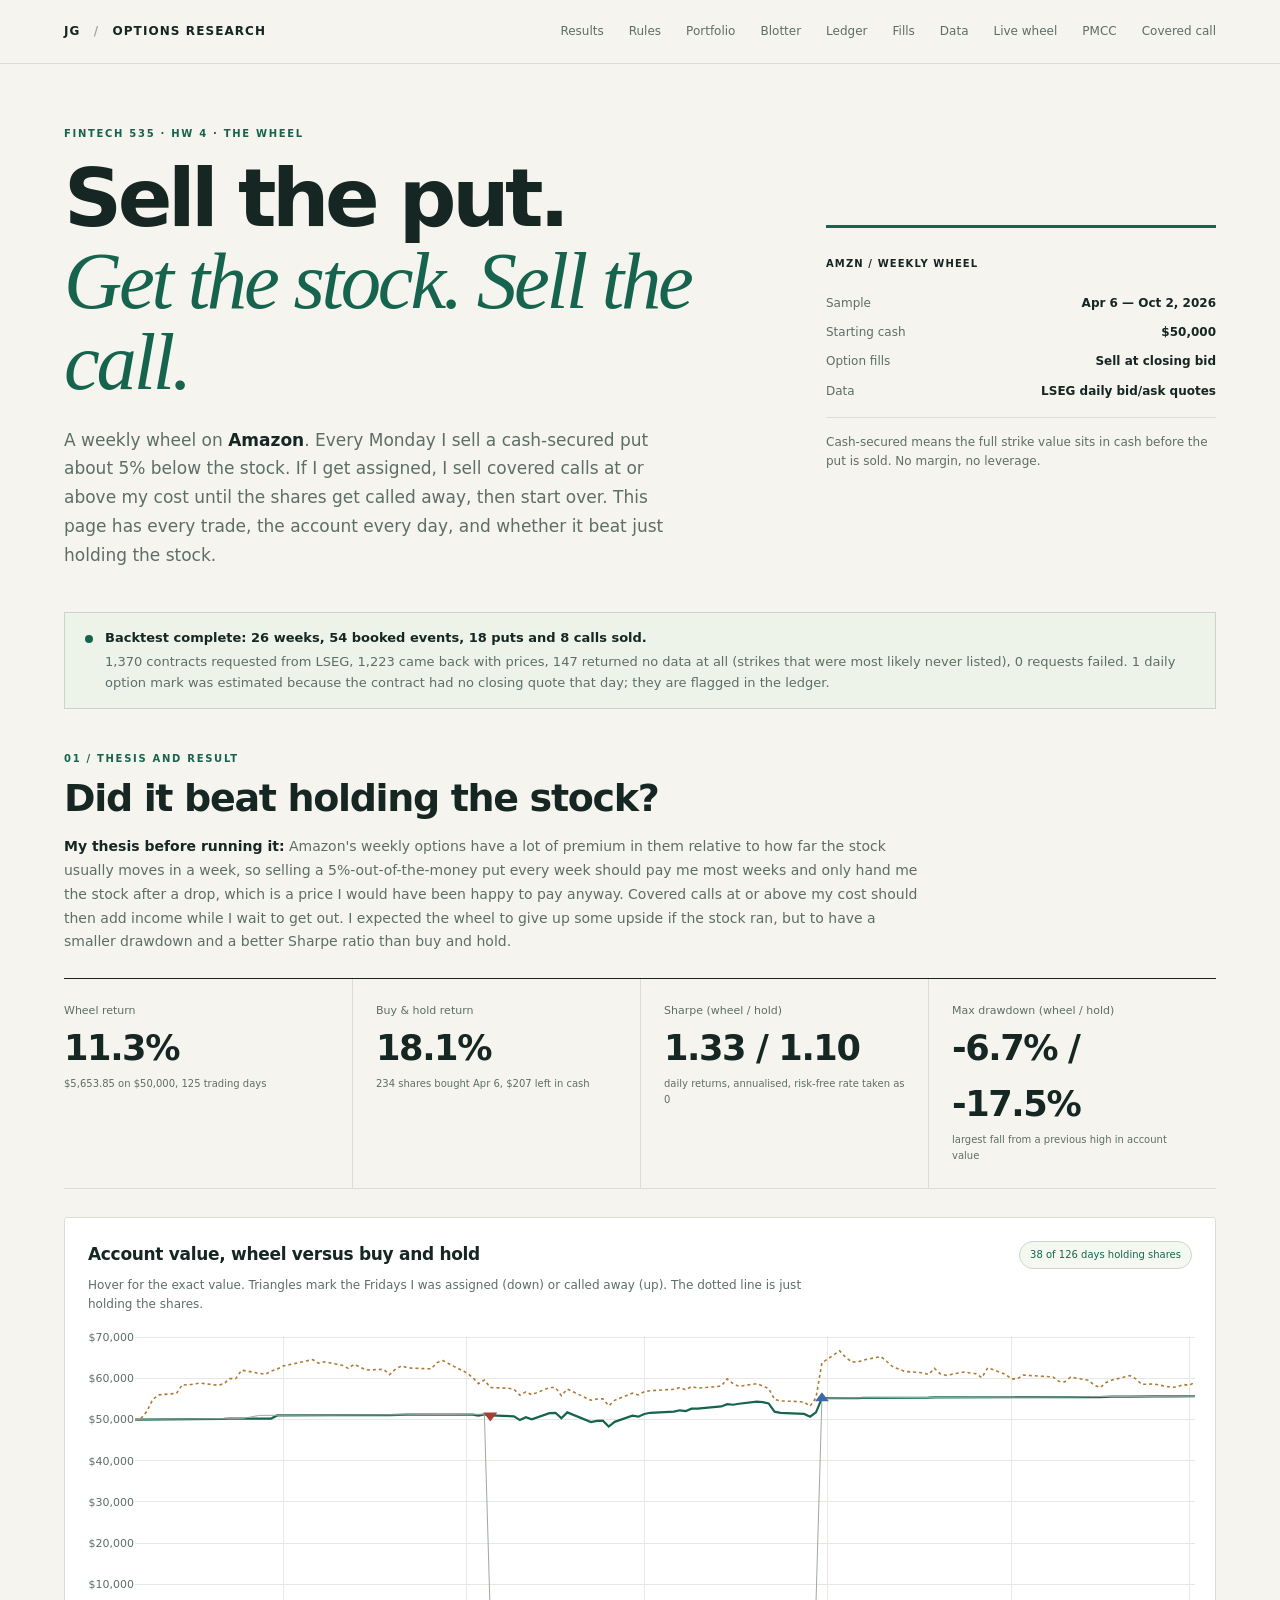
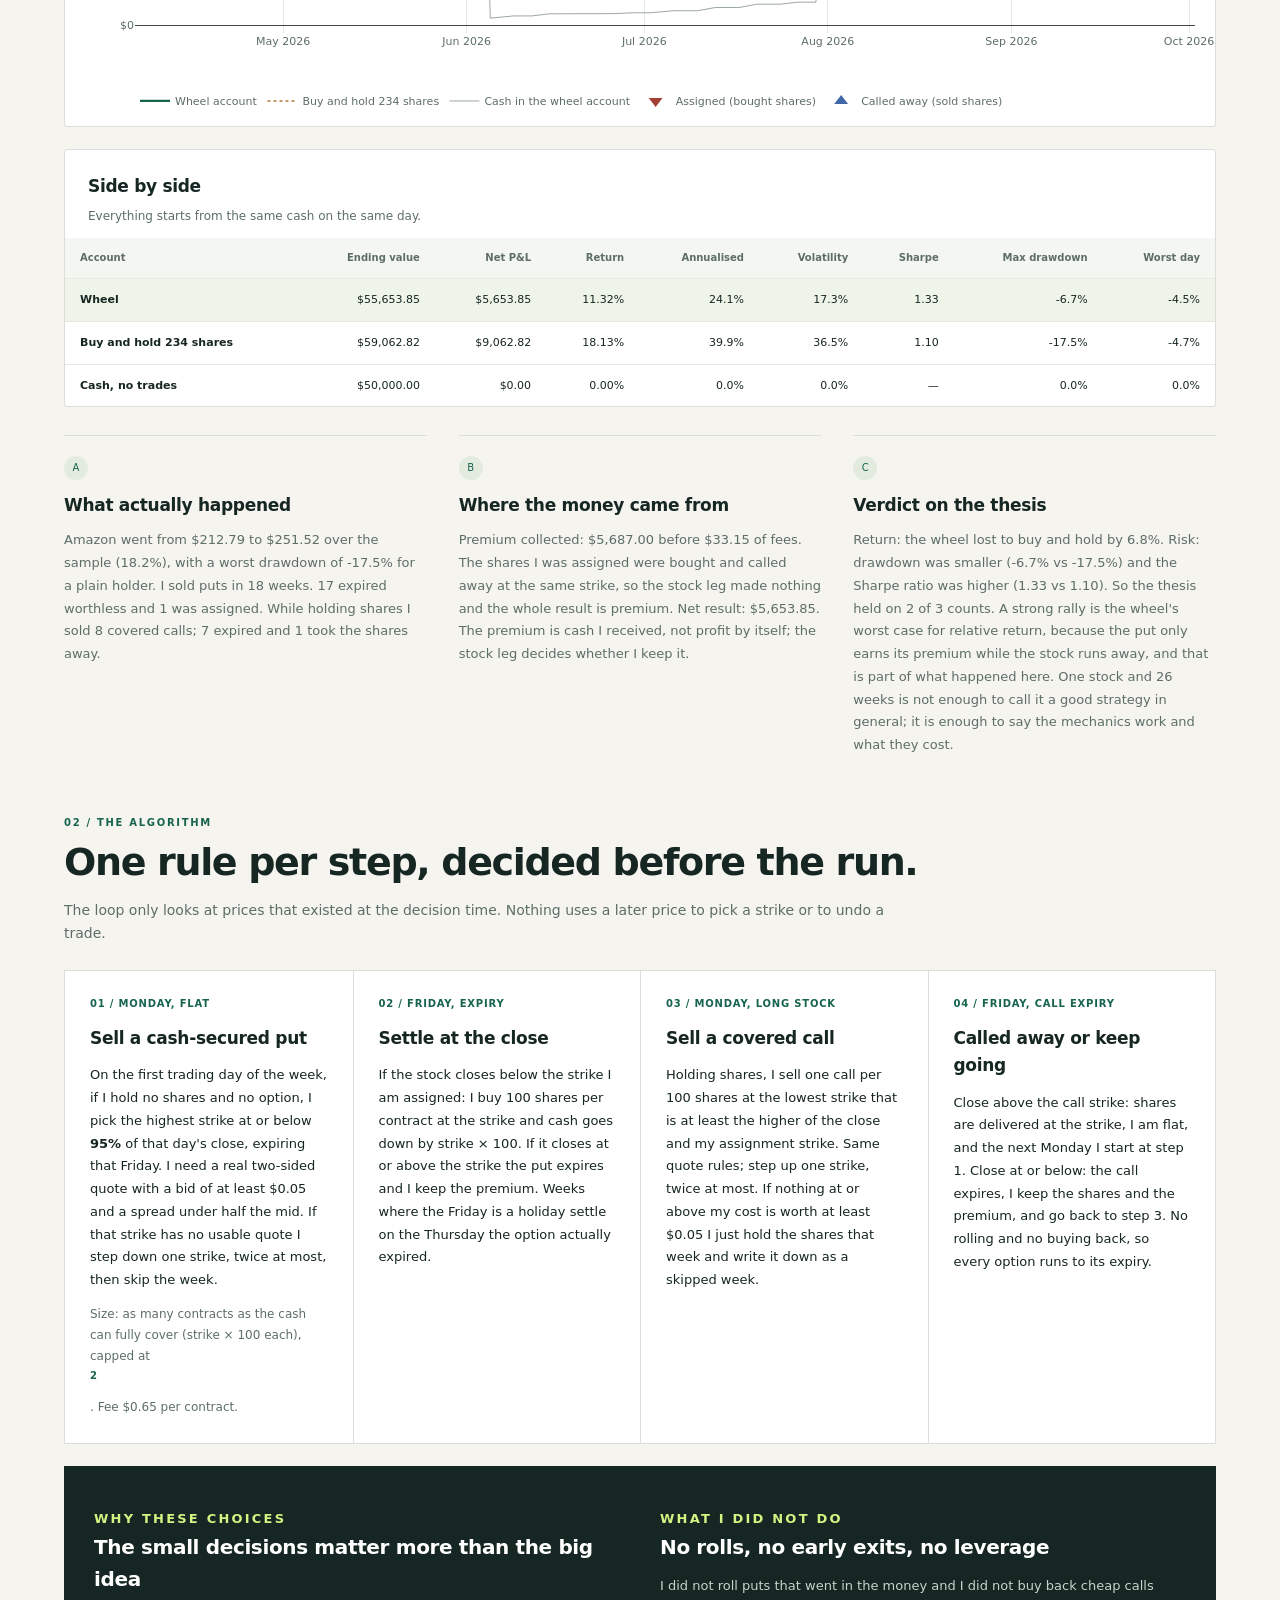
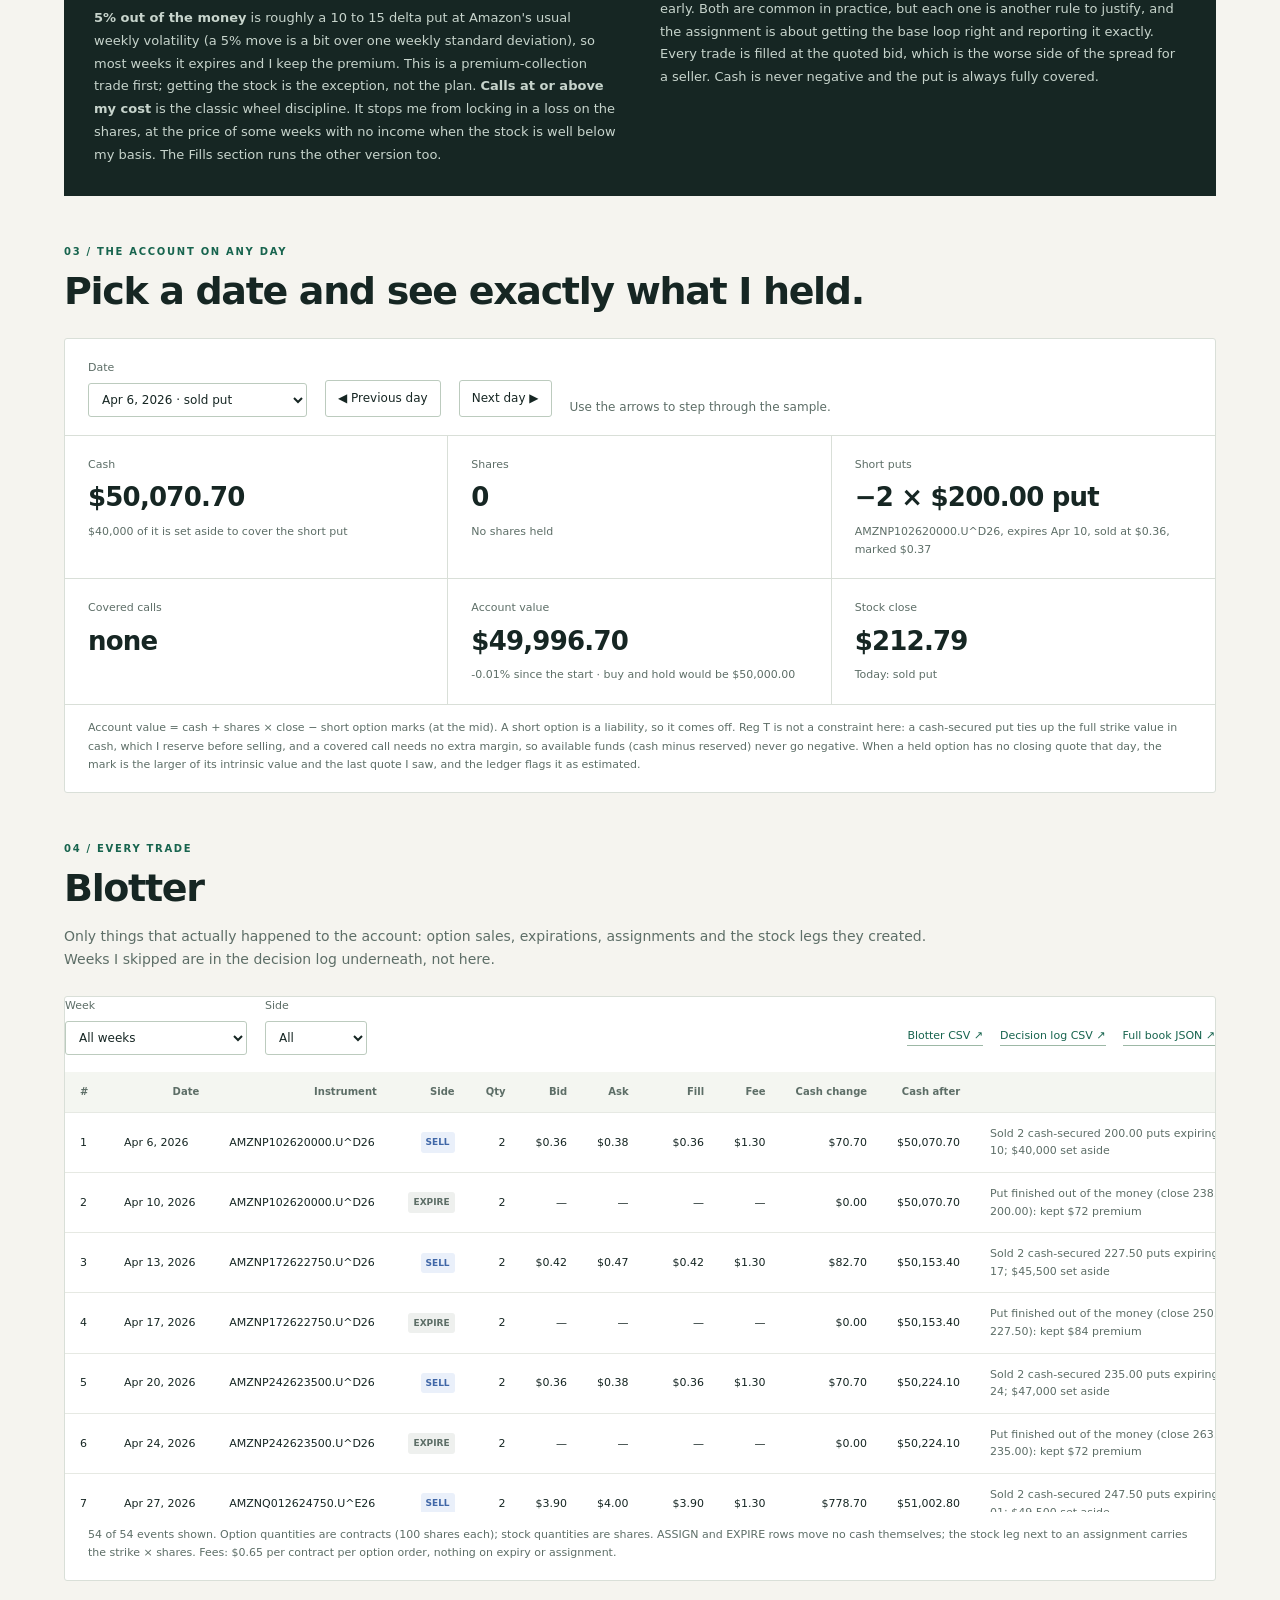
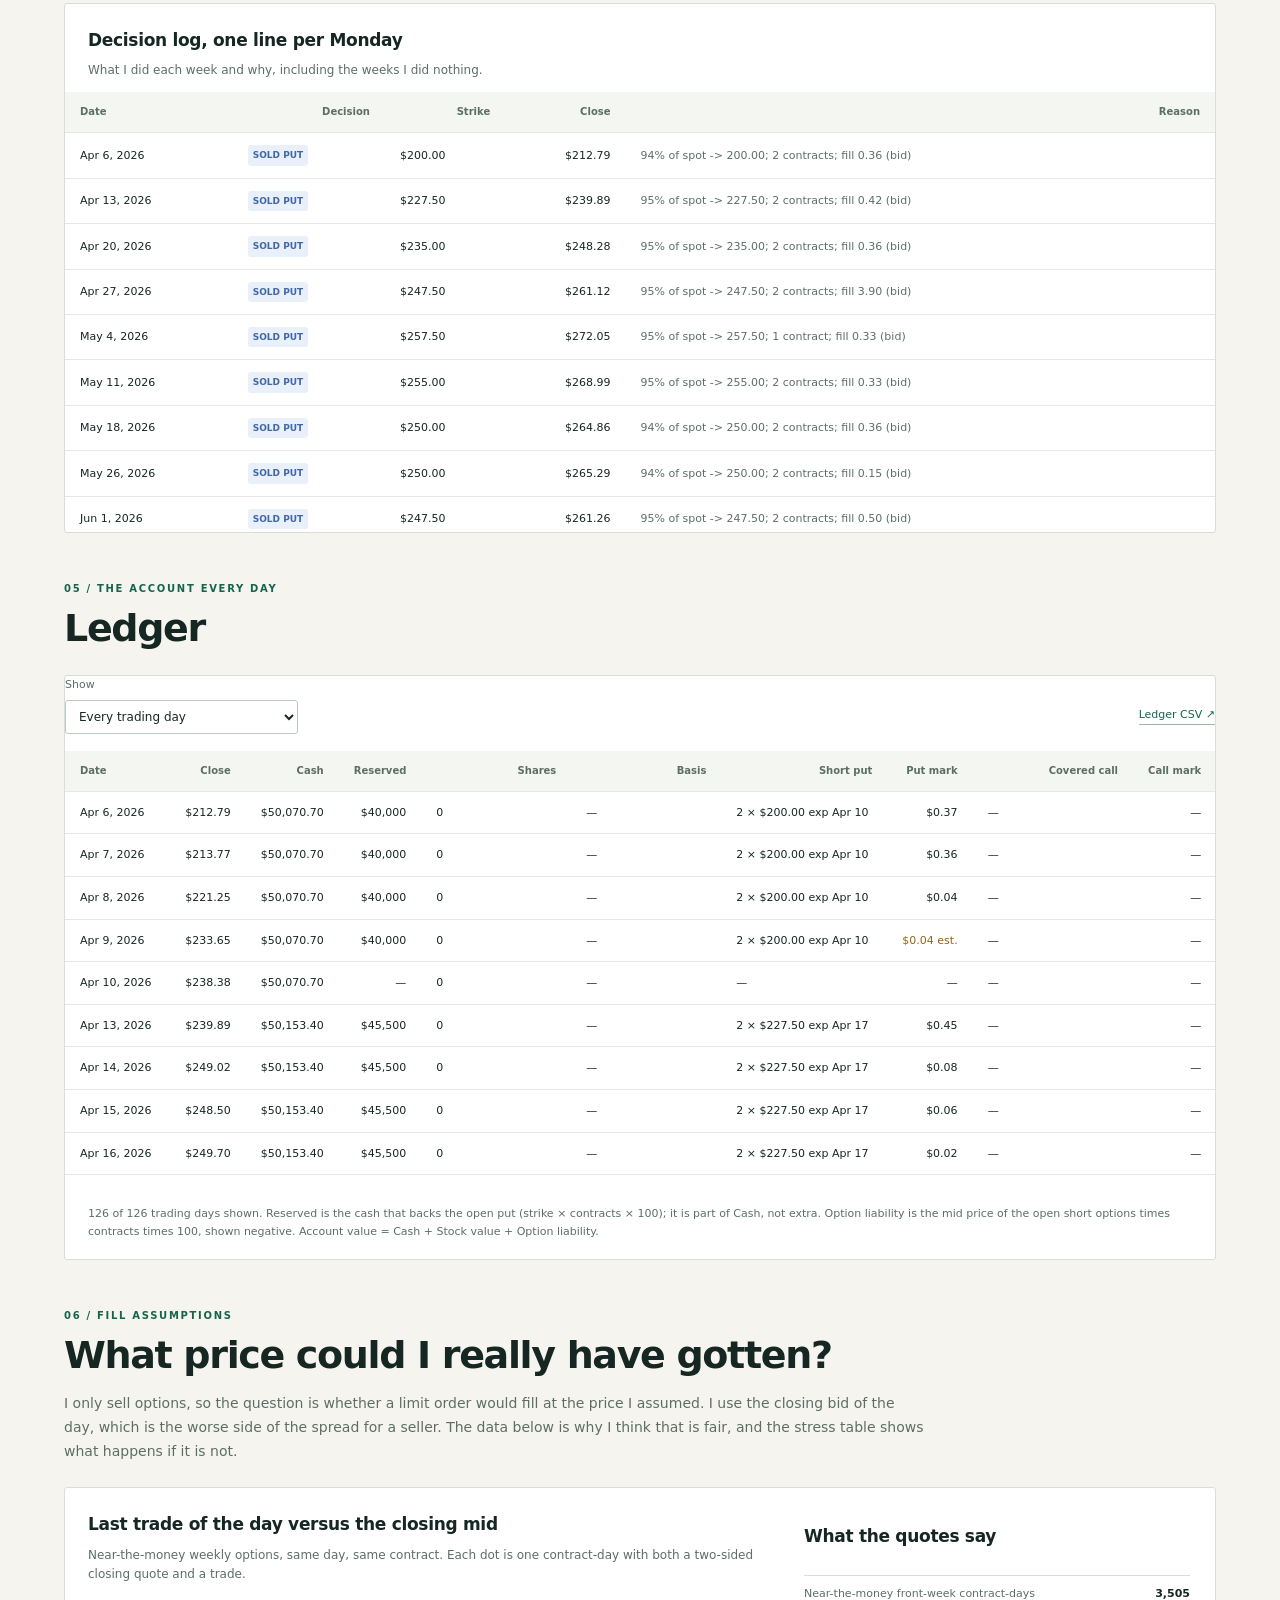
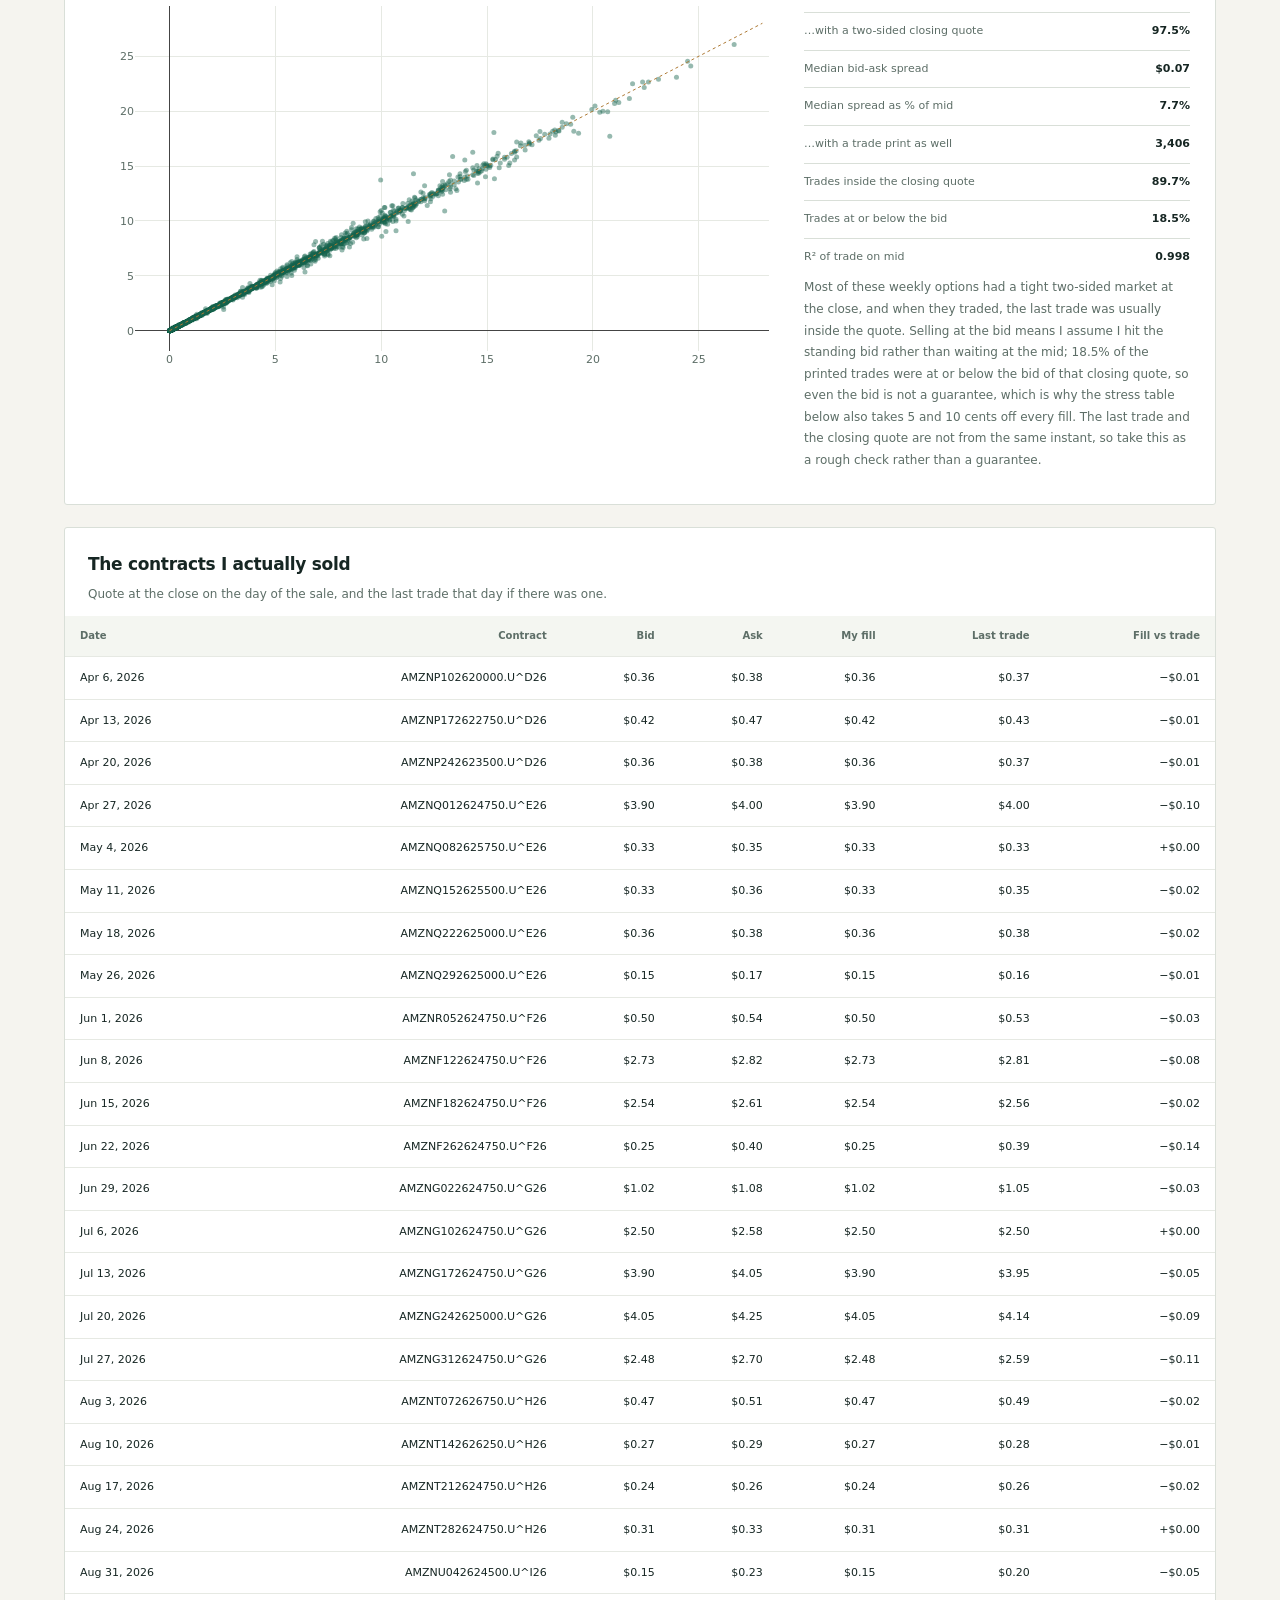
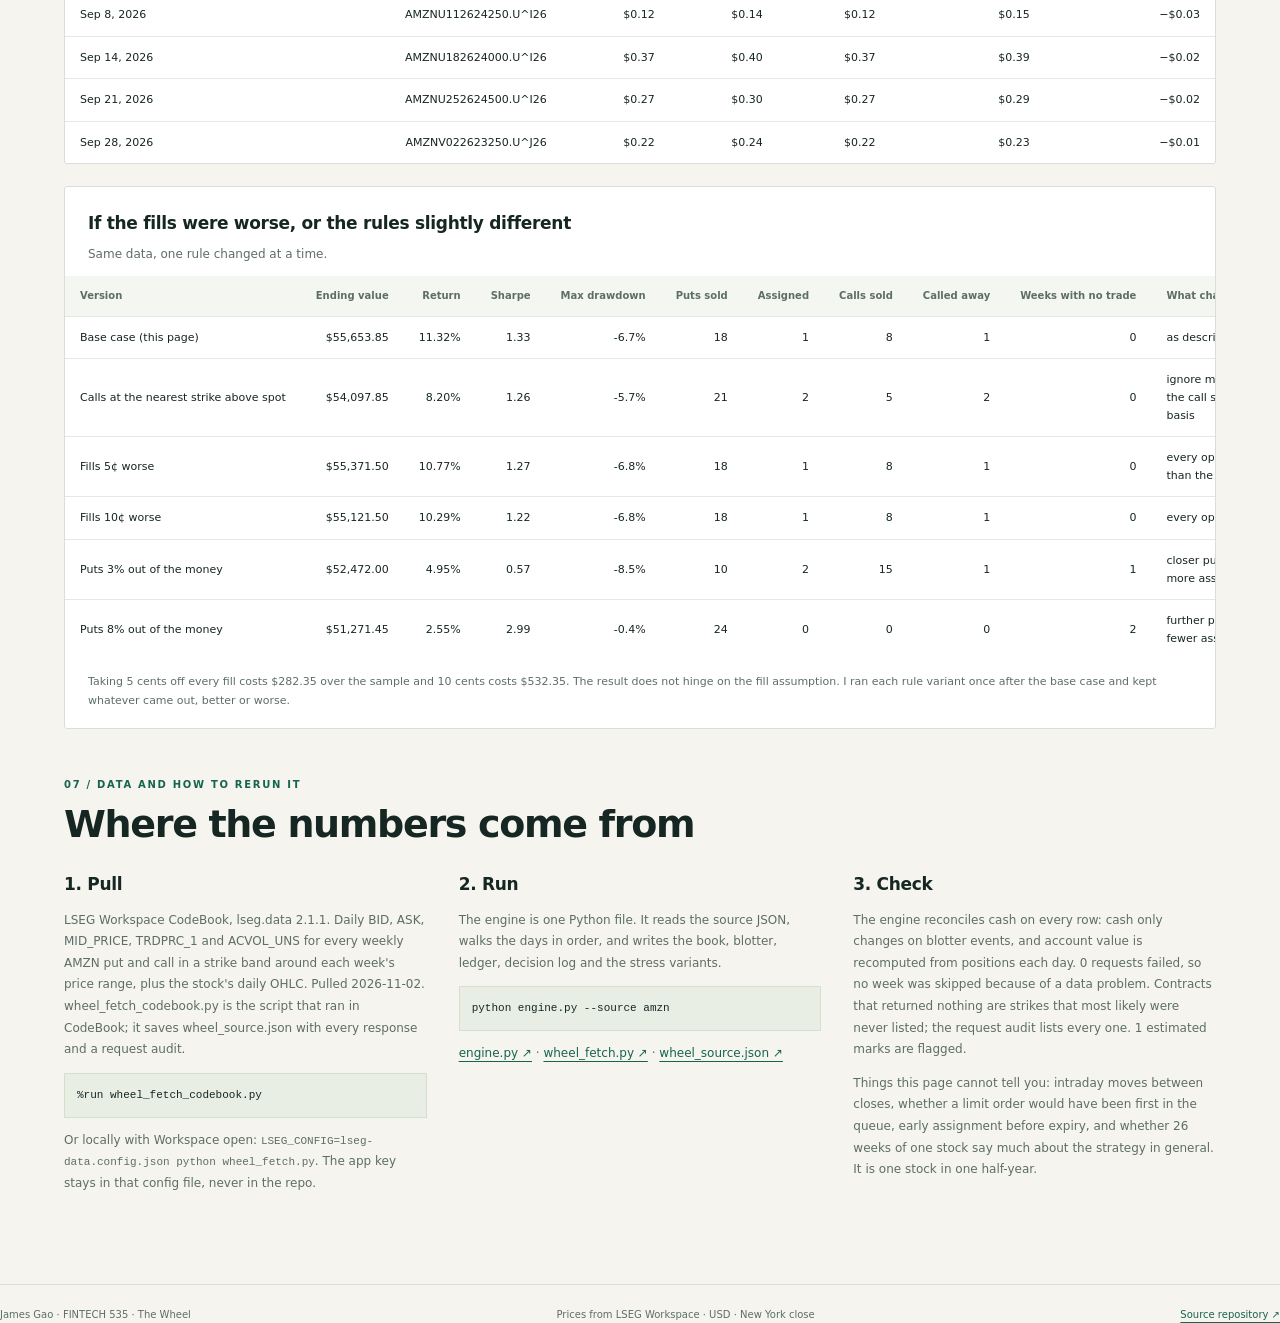
<file: wheel/index.html>
<!doctype html>
<html lang="en">
<head>
  <meta charset="utf-8"><meta name="viewport" content="width=device-width, initial-scale=1">
  <meta name="description" content="Wheel strategy backtest on Amazon: weekly cash-secured puts, assignment, covered calls, with the full blotter, daily ledger and a portfolio viewer.">
  <title>AMZN · The Wheel</title>
  <link rel="stylesheet" href="../pmcc/style.css">
  <link rel="stylesheet" href="style.css">
  <script defer src="../hw12/plotly.min.js"></script>
  <script defer src="book.js"></script>
  <script defer src="variants.js"></script>
  <script defer src="app.js"></script>
</head>
<body>
<a class="skip" href="#main">Skip to content</a>
<header><a class="brand" href="../">JG <span>/</span> OPTIONS RESEARCH</a><nav aria-label="Page sections"><a href="#results">Results</a><a href="#rules">Rules</a><a href="#portfolio">Portfolio</a><a href="#blotter">Blotter</a><a href="#ledger">Ledger</a><a href="#fills">Fills</a><a href="#data">Data</a><a href="../final/">Live wheel</a><a href="../pmcc/">PMCC</a><a href="../hw12/">Covered call</a></nav></header>
<main id="main">
  <section class="hero">
    <div><p class="eyebrow">FINTECH 535 · HW 4 · THE WHEEL</p><h1>Sell the put.<br><em>Get the stock. Sell the call.</em></h1><p class="standfirst">A weekly wheel on <strong id="h-name">Amazon</strong>. Every Monday I sell a cash-secured put about 5% below the stock. If I get assigned, I sell covered calls at or above my cost until the shares get called away, then start over. This page has every trade, the account every day, and whether it beat just holding the stock.</p></div>
    <aside class="mandate"><span class="tag" id="h-tag">AMZN / WEEKLY WHEEL</span><dl><div><dt>Sample</dt><dd id="h-sample">—</dd></div><div><dt>Starting cash</dt><dd id="h-cash">—</dd></div><div><dt>Option fills</dt><dd id="h-fill">—</dd></div><div><dt>Data</dt><dd id="h-data">—</dd></div></dl><p>Cash-secured means the full strike value sits in cash before the put is sold. No margin, no leverage.</p></aside>
  </section>
  <div id="status" class="notice" role="status"><span class="status-dot"></span><div><strong>Loading the backtest…</strong><p>book.js has not loaded yet.</p></div></div>

  <section id="results">
    <div class="section-top"><p class="eyebrow">01 / THESIS AND RESULT</p><h2>Did it beat holding the stock?</h2>
      <p class="lead"><strong>My thesis before running it:</strong> Amazon's weekly options have a lot of premium in them relative to how far the stock usually moves in a week, so selling a 5%-out-of-the-money put every week should pay me most weeks and only hand me the stock after a drop, which is a price I would have been happy to pay anyway. Covered calls at or above my cost should then add income while I wait to get out. I expected the wheel to give up some upside if the stock ran, but to have a smaller drawdown and a better Sharpe ratio than buy and hold.</p></div>
    <div class="metrics">
      <article><span>Wheel return</span><strong id="m-ret">—</strong><small id="m-ret-note">net of fees, marked at the close</small></article>
      <article><span>Buy &amp; hold return</span><strong id="m-bh">—</strong><small id="m-bh-note">same cash, bought on the first Monday</small></article>
      <article><span>Sharpe (wheel / hold)</span><strong id="m-sharpe">—</strong><small>daily returns, annualised, risk-free rate taken as 0</small></article>
      <article><span>Max drawdown (wheel / hold)</span><strong id="m-dd">—</strong><small>largest fall from a previous high in account value</small></article>
    </div>
    <div class="panel"><div class="panel-heading"><div><h3>Account value, wheel versus buy and hold</h3><p>Hover for the exact value. Triangles mark the Fridays I was assigned (down) or called away (up). The dotted line is just holding the shares.</p></div><span class="pill" id="nav-pill">—</span></div><div id="nav-chart" class="chart"></div></div>
    <div class="panel"><div class="panel-heading"><div><h3>Side by side</h3><p>Everything starts from the same cash on the same day.</p></div></div><div class="table-scroll"><table id="comparison"><thead><tr><th>Account</th><th>Ending value</th><th>Net P&amp;L</th><th>Return</th><th>Annualised</th><th>Volatility</th><th>Sharpe</th><th>Max drawdown</th><th>Worst day</th></tr></thead><tbody></tbody></table></div></div>
    <div class="insights">
      <article><span class="small-number">A</span><h3>What actually happened</h3><p id="t-happened">—</p></article>
      <article><span class="small-number">B</span><h3>Where the money came from</h3><p id="t-money">—</p></article>
      <article><span class="small-number">C</span><h3>Verdict on the thesis</h3><p id="t-verdict">—</p></article>
    </div>
  </section>

  <section id="rules">
    <div class="section-top"><p class="eyebrow">02 / THE ALGORITHM</p><h2>One rule per step, decided before the run.</h2><p class="lead">The loop only looks at prices that existed at the decision time. Nothing uses a later price to pick a strike or to undo a trade.</p></div>
    <div class="rule-grid rule-grid-4">
      <article><span>01 / MONDAY, FLAT</span><h3>Sell a cash-secured put</h3><p>On the first trading day of the week, if I hold no shares and no option, I pick the highest strike at or below <strong id="r-otm">95%</strong> of that day's close, expiring that Friday. I need a real two-sided quote with a bid of at least $0.05 and a spread under half the mid. If that strike has no usable quote I step down one strike, twice at most, then skip the week.</p><p class="muted">Size: as many contracts as the cash can fully cover (strike × 100 each), capped at <span id="r-max">2</span>. Fee $0.65 per contract.</p></article>
      <article><span>02 / FRIDAY, EXPIRY</span><h3>Settle at the close</h3><p>If the stock closes below the strike I am assigned: I buy 100 shares per contract at the strike and cash goes down by strike × 100. If it closes at or above the strike the put expires and I keep the premium. Weeks where the Friday is a holiday settle on the Thursday the option actually expired.</p></article>
      <article><span>03 / MONDAY, LONG STOCK</span><h3>Sell a covered call</h3><p>Holding shares, I sell one call per 100 shares at the lowest strike that is at least the higher of the close and my assignment strike. Same quote rules; step up one strike, twice at most. If nothing at or above my cost is worth at least $0.05 I just hold the shares that week and write it down as a skipped week.</p></article>
      <article><span>04 / FRIDAY, CALL EXPIRY</span><h3>Called away or keep going</h3><p>Close above the call strike: shares are delivered at the strike, I am flat, and the next Monday I start at step 1. Close at or below: the call expires, I keep the shares and the premium, and go back to step 3. No rolling and no buying back, so every option runs to its expiry.</p></article>
    </div>
    <div class="risk-panel"><div><p class="eyebrow">WHY THESE CHOICES</p><h3>The small decisions matter more than the big idea</h3><p><strong>5% out of the money</strong> is roughly a 10 to 15 delta put at Amazon's usual weekly volatility (a 5% move is a bit over one weekly standard deviation), so most weeks it expires and I keep the premium. This is a premium-collection trade first; getting the stock is the exception, not the plan. <strong>Calls at or above my cost</strong> is the classic wheel discipline. It stops me from locking in a loss on the shares, at the price of some weeks with no income when the stock is well below my basis. The Fills section runs the other version too.</p></div><div><p class="eyebrow">WHAT I DID NOT DO</p><h3>No rolls, no early exits, no leverage</h3><p>I did not roll puts that went in the money and I did not buy back cheap calls early. Both are common in practice, but each one is another rule to justify, and the assignment is about getting the base loop right and reporting it exactly. Every trade is filled at the quoted bid, which is the worse side of the spread for a seller. Cash is never negative and the put is always fully covered.</p></div></div>
  </section>

  <section id="portfolio">
    <div class="section-top"><p class="eyebrow">03 / THE ACCOUNT ON ANY DAY</p><h2>Pick a date and see exactly what I held.</h2></div>
    <div class="panel">
      <div class="toolbar portfolio-toolbar"><label>Date <select id="pf-date"></select></label><button type="button" id="pf-prev" class="btn">◀ Previous day</button><button type="button" id="pf-next" class="btn">Next day ▶</button><span class="muted" id="pf-hint">Use the arrows to step through the sample.</span></div>
      <div class="pf-grid">
        <div class="pf-card"><span>Cash</span><strong id="pf-cash">—</strong><small id="pf-reserved">—</small></div>
        <div class="pf-card"><span>Shares</span><strong id="pf-shares">—</strong><small id="pf-basis">—</small></div>
        <div class="pf-card"><span>Short puts</span><strong id="pf-put">—</strong><small id="pf-put-detail">—</small></div>
        <div class="pf-card"><span>Covered calls</span><strong id="pf-call">—</strong><small id="pf-call-detail">—</small></div>
        <div class="pf-card"><span>Account value</span><strong id="pf-nav">—</strong><small id="pf-nav-detail">—</small></div>
        <div class="pf-card"><span>Stock close</span><strong id="pf-close">—</strong><small id="pf-events">—</small></div>
      </div>
      <p class="caption">Account value = cash + shares × close − short option marks (at the mid). A short option is a liability, so it comes off. Reg T is not a constraint here: a cash-secured put ties up the full strike value in cash, which I reserve before selling, and a covered call needs no extra margin, so available funds (cash minus reserved) never go negative. When a held option has no closing quote that day, the mark is the larger of its intrinsic value and the last quote I saw, and the ledger flags it as estimated.</p>
    </div>
  </section>

  <section id="blotter">
    <div class="section-top"><p class="eyebrow">04 / EVERY TRADE</p><h2>Blotter</h2><p class="lead">Only things that actually happened to the account: option sales, expirations, assignments and the stock legs they created. Weeks I skipped are in the decision log underneath, not here.</p></div>
    <div class="panel">
      <div class="toolbar"><label>Week <select id="bl-week"><option value="">All weeks</option></select></label><label>Side <select id="bl-side"><option value="">All</option><option>SELL</option><option>EXPIRE</option><option>ASSIGN</option><option>BUY</option></select></label><div class="download-links"><a href="blotter.csv" download>Blotter CSV ↗</a><a href="decisions.csv" download>Decision log CSV ↗</a><a href="book.json" download>Full book JSON ↗</a></div></div>
      <div class="table-scroll bounded"><table id="blotter-table"><thead><tr><th>#</th><th>Date</th><th>Instrument</th><th>Side</th><th>Qty</th><th>Bid</th><th>Ask</th><th>Fill</th><th>Fee</th><th>Cash change</th><th>Cash after</th><th>Note</th></tr></thead><tbody></tbody></table></div>
      <p class="caption" id="bl-caption">—</p>
    </div>
    <div class="panel">
      <div class="panel-heading"><div><h3>Decision log, one line per Monday</h3><p>What I did each week and why, including the weeks I did nothing.</p></div></div>
      <div class="table-scroll bounded"><table id="decisions"><thead><tr><th>Date</th><th>Decision</th><th>Strike</th><th>Close</th><th>Reason</th></tr></thead><tbody></tbody></table></div>
    </div>
  </section>

  <section id="ledger">
    <div class="section-top"><p class="eyebrow">05 / THE ACCOUNT EVERY DAY</p><h2>Ledger</h2></div>
    <div class="panel">
      <div class="toolbar"><label>Show <select id="lg-filter"><option value="all">Every trading day</option><option value="events">Days with an event</option><option value="estimated">Days with an estimated mark</option></select></label><div class="download-links"><a href="ledger.csv" download>Ledger CSV ↗</a></div></div>
      <div class="table-scroll bounded"><table id="ledger-table"><thead><tr><th>Date</th><th>Close</th><th>Cash</th><th>Reserved</th><th>Shares</th><th>Basis</th><th>Short put</th><th>Put mark</th><th>Covered call</th><th>Call mark</th><th>Stock value</th><th>Option liability</th><th>Account value</th><th>Buy &amp; hold</th><th>Events</th></tr></thead><tbody></tbody></table></div>
      <p class="caption" id="lg-caption">—</p>
    </div>
  </section>

  <section id="fills">
    <div class="section-top"><p class="eyebrow">06 / FILL ASSUMPTIONS</p><h2>What price could I really have gotten?</h2><p class="lead">I only sell options, so the question is whether a limit order would fill at the price I assumed. I use the closing bid of the day, which is the worse side of the spread for a seller. The data below is why I think that is fair, and the stress table shows what happens if it is not.</p></div>
    <div class="panel"><div class="scatter-layout"><div><div class="panel-heading"><div><h3>Last trade of the day versus the closing mid</h3><p>Near-the-money weekly options, same day, same contract. Each dot is one contract-day with both a two-sided closing quote and a trade.</p></div></div><div id="fill-chart" class="chart"></div></div><div class="scatter-note"><h3>What the quotes say</h3><dl id="fill-stats"></dl><p id="fill-text">—</p></div></div></div>
    <div class="panel"><div class="panel-heading"><div><h3>The contracts I actually sold</h3><p>Quote at the close on the day of the sale, and the last trade that day if there was one.</p></div></div><div class="table-scroll"><table id="sold"><thead><tr><th>Date</th><th>Contract</th><th>Bid</th><th>Ask</th><th>My fill</th><th>Last trade</th><th>Fill vs trade</th></tr></thead><tbody></tbody></table></div></div>
    <div class="panel"><div class="panel-heading"><div><h3>If the fills were worse, or the rules slightly different</h3><p>Same data, one rule changed at a time.</p></div></div><div class="table-scroll"><table id="stress" class="stress-table"><thead><tr><th>Version</th><th>Ending value</th><th>Return</th><th>Sharpe</th><th>Max drawdown</th><th>Puts sold</th><th>Assigned</th><th>Calls sold</th><th>Called away</th><th>Weeks with no trade</th><th>What changed</th></tr></thead><tbody></tbody></table></div><p class="caption" id="stress-caption">—</p></div>
  </section>

  <section id="data">
    <div class="section-top"><p class="eyebrow">07 / DATA AND HOW TO RERUN IT</p><h2>Where the numbers come from</h2></div>
    <div class="reproduce-grid">
      <div><h3>1. Pull</h3><p id="d-pull">—</p><pre>%run wheel_fetch_codebook.py</pre><p>Or locally with Workspace open: <code>LSEG_CONFIG=lseg-data.config.json python wheel_fetch.py</code>. The app key stays in that config file, never in the repo.</p></div>
      <div><h3>2. Run</h3><p>The engine is one Python file. It reads the source JSON, walks the days in order, and writes the book, blotter, ledger, decision log and the stress variants.</p><pre>python engine.py --source amzn</pre><p><a href="engine.py">engine.py ↗</a> · <a href="wheel_fetch.py">wheel_fetch.py ↗</a> · <a href="wheel_source.json" download>wheel_source.json ↗</a></p></div>
      <div><h3>3. Check</h3><p id="d-check">—</p><p>Things this page cannot tell you: intraday moves between closes, whether a limit order would have been first in the queue, early assignment before expiry, and whether 26 weeks of one stock say much about the strategy in general. It is one stock in one half-year.</p></div>
    </div>
  </section>
</main>
<footer><span>James Gao · FINTECH 535 · The Wheel</span><span>Prices from LSEG Workspace · USD · New York close</span><span><a href="https://github.com/JamesGao2003/option-surface-lab/tree/main/wheel">Source repository ↗</a></span></footer>
</body>
</html>
</file>
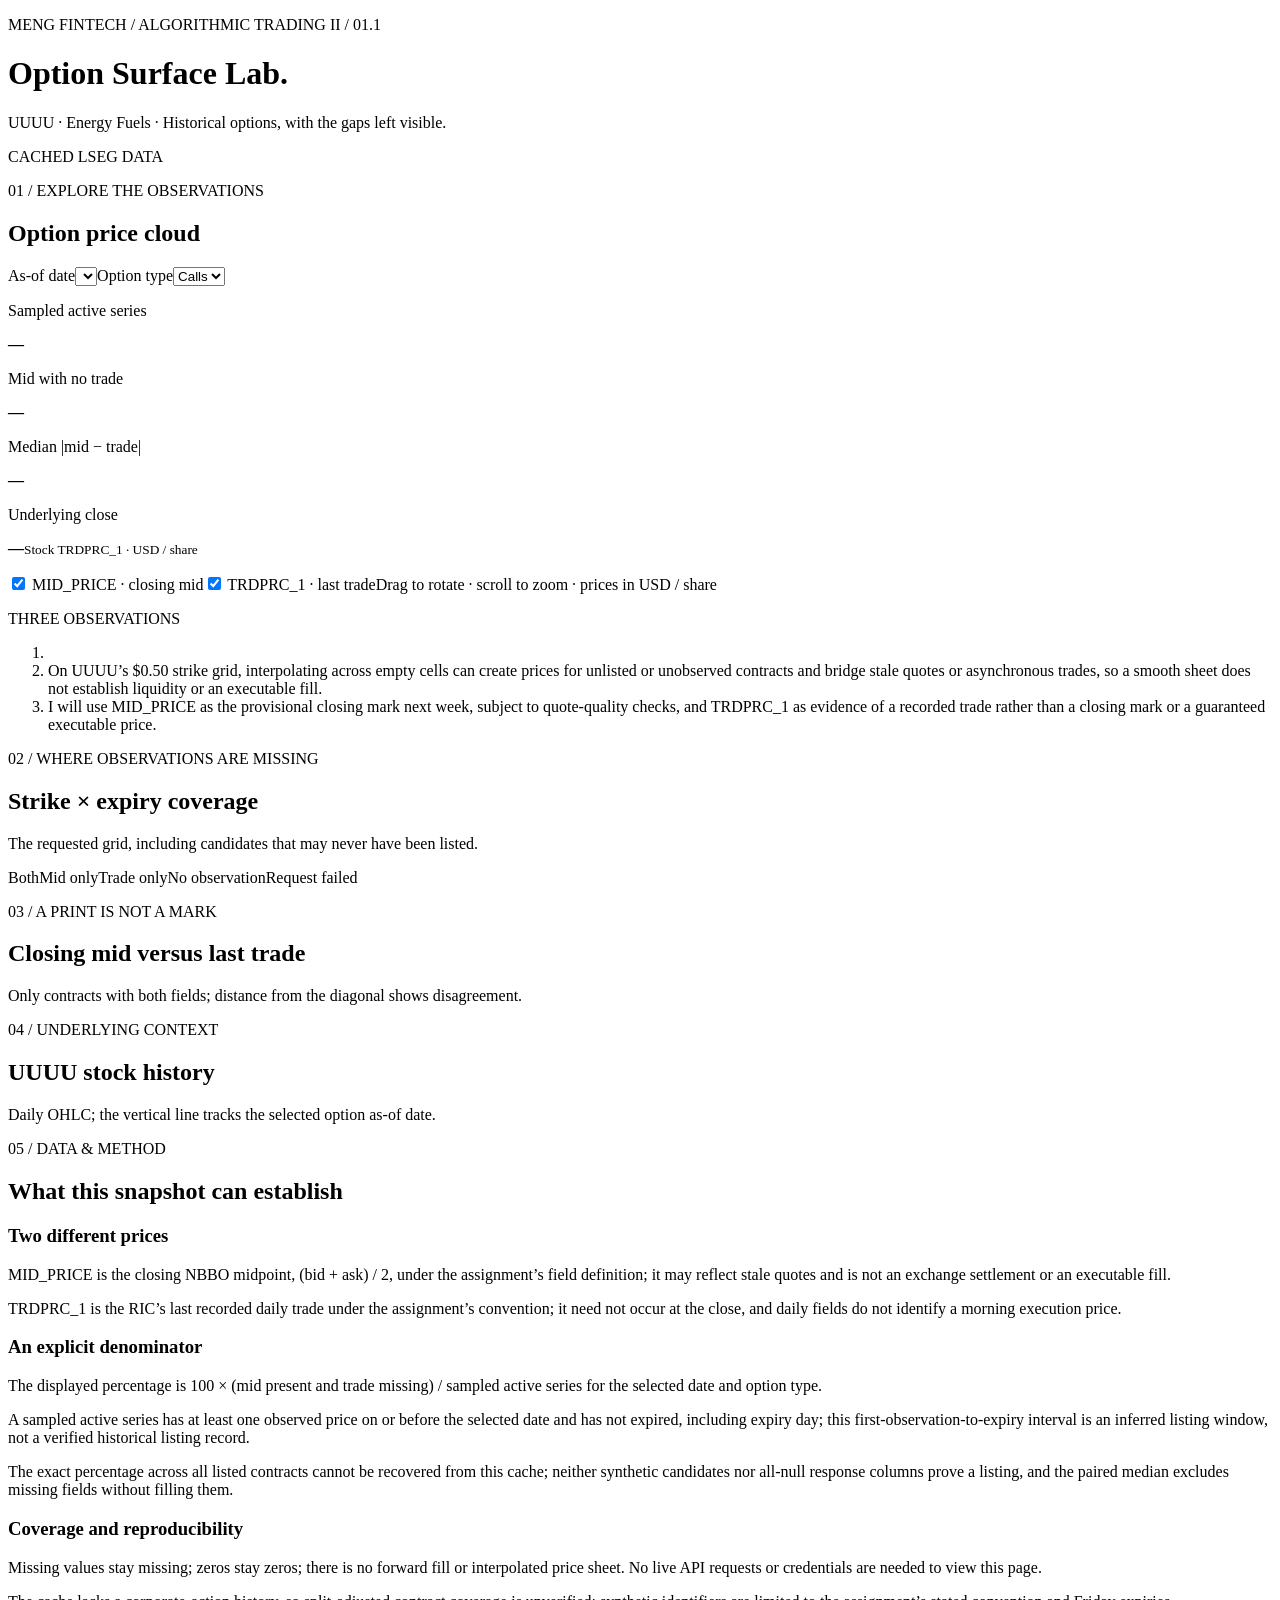
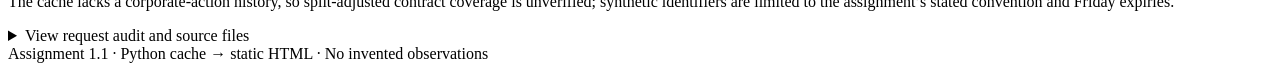
<file: template.html>
<!doctype html><html lang="en"><head><meta charset="utf-8"><meta name="viewport" content="width=device-width, initial-scale=1"><title>UUUU · Option Surface Lab</title><meta name="description" content="Explore real expired option prices, compare closing midpoints with last trades, and inspect gaps in an LSEG historical snapshot."><style>/*__CSS__*/</style></head><body>
<header><div><p class="eyebrow">MENG FINTECH / ALGORITHMIC TRADING II / 01.1</p><h1>Option Surface Lab<span class="dot">.</span></h1><p class="sub">UUUU · Energy Fuels · Historical options, with the gaps left visible.</p></div><div class="stamp">CACHED LSEG DATA<br><span id="snapshot"></span></div></header>
<main><div class="notice" id="quality-note"></div>
<section class="workspace" aria-label="Option price explorer"><div class="section-top"><div><p class="eyebrow">01 / EXPLORE THE OBSERVATIONS</p><h2 id="chart-title">Option price cloud</h2></div><div class="controls"><label>As-of date<select id="date"></select></label><label>Option type<select id="side"><option value="Call">Calls</option><option value="Put">Puts</option></select></label></div></div>
<div class="metrics" aria-live="polite"><article><p>Sampled active series</p><strong id="eligible">—</strong><small id="eligible-detail"></small></article><article><p>Mid with no trade</p><strong id="pct">—</strong><small id="pct-detail"></small></article><article><p>Median |mid − trade|</p><strong id="median">—</strong><small id="median-detail"></small></article><article><p>Underlying close</p><strong id="spot">—</strong><small>Stock TRDPRC_1 · USD / share</small></article></div>
<p class="denominator" id="denominator"></p>
<div class="plot-toolbar"><label class="mid"><input id="mid" type="checkbox" checked> MID_PRICE · closing mid</label><label class="trade"><input id="trade" type="checkbox" checked> TRDPRC_1 · last trade</label><span>Drag to rotate · scroll to zoom · prices in USD / share</span></div>
<p id="empty" class="empty" hidden></p><div id="cloud" class="cloud" aria-label="3D option prices by days to expiry and strike"></div>
<div class="answers"><p class="eyebrow">THREE OBSERVATIONS</p><ol><li id="answer-density"></li><li>On UUUU’s $0.50 strike grid, interpolating across empty cells can create prices for unlisted or unobserved contracts and bridge stale quotes or asynchronous trades, so a smooth sheet does not establish liquidity or an executable fill.</li><li>I will use MID_PRICE as the provisional closing mark next week, subject to quote-quality checks, and TRDPRC_1 as evidence of a recorded trade rather than a closing mark or a guaranteed executable price.</li></ol></div>
</section>
<section class="two-column"><article class="panel"><p class="eyebrow">02 / WHERE OBSERVATIONS ARE MISSING</p><h2>Strike × expiry coverage</h2><p class="muted">The requested grid, including candidates that may never have been listed.</p><div class="coverage-key"><span><i style="background:#61dacb"></i>Both</span><span><i style="background:#6aa5ff"></i>Mid only</span><span><i style="background:#ffb45a"></i>Trade only</span><span><i style="background:#303b51"></i>No observation</span><span><i style="background:#985e87"></i>Request failed</span></div><div id="coverage" class="small-chart"></div></article><article class="panel"><p class="eyebrow">03 / A PRINT IS NOT A MARK</p><h2>Closing mid versus last trade</h2><p class="muted">Only contracts with both fields; distance from the diagonal shows disagreement.</p><div id="comparison" class="small-chart"></div></article></section>
<section class="panel stock-panel"><p class="eyebrow">04 / UNDERLYING CONTEXT</p><h2>UUUU stock history</h2><p class="muted">Daily OHLC; the vertical line tracks the selected option as-of date.</p><div id="stock-chart" class="stock-chart"></div></section>
<section class="panel methodology"><p class="eyebrow">05 / DATA & METHOD</p><h2>What this snapshot can establish</h2><div class="method-grid"><div><h3>Two different prices</h3><p>MID_PRICE is the closing NBBO midpoint, (bid + ask) / 2, under the assignment’s field definition; it may reflect stale quotes and is not an exchange settlement or an executable fill.</p><p>TRDPRC_1 is the RIC’s last recorded daily trade under the assignment’s convention; it need not occur at the close, and daily fields do not identify a morning execution price.</p></div><div><h3>An explicit denominator</h3><p>The displayed percentage is 100 × (mid present and trade missing) / sampled active series for the selected date and option type.</p><p>A sampled active series has at least one observed price on or before the selected date and has not expired, including expiry day; this first-observation-to-expiry interval is an inferred listing window, not a verified historical listing record.</p><p>The exact percentage across all listed contracts cannot be recovered from this cache; neither synthetic candidates nor all-null response columns prove a listing, and the paired median excludes missing fields without filling them.</p></div><div><h3>Coverage and reproducibility</h3><p id="provenance"></p><p>Missing values stay missing; zeros stay zeros; there is no forward fill or interpolated price sheet. No live API requests or credentials are needed to view this page.</p><p>The cache lacks a corporate-action history, so split-adjusted contract coverage is unverified; synthetic identifiers are limited to the assignment’s stated convention and Friday expiries.</p></div></div>
<details><summary>View request audit and source files</summary><p id="audit-detail"></p><p><a href="option_prices_long.csv" download>Tidy price table (CSV)</a> · <a href="option_request_audit.csv" download>Request audit (CSV)</a> · <a href="class_1.py" download>Python entry point</a> · <a href="README.md">Reproduction & submission guide</a></p><p id="hash" class="hash"></p></details></section>
</main><footer>Assignment 1.1 · Python cache → static HTML · No invented observations</footer>
<script>/*__PLOTLY__*/</script><script id="dataset" type="application/json">__DATA__</script><script>/*__APP__*/</script></body></html>
</file>
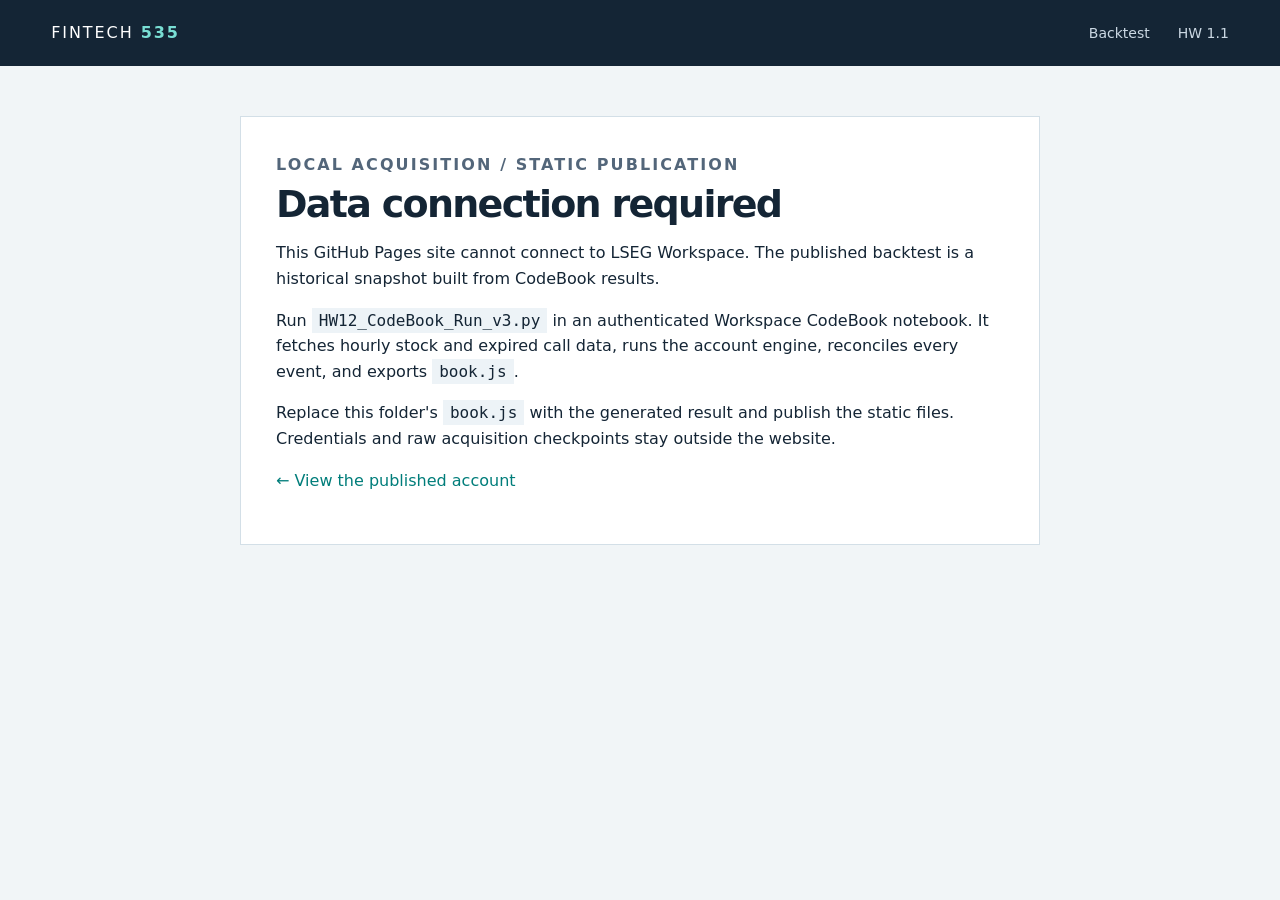
<file: hw12/data.html>
<!doctype html><html lang="en"><head><meta charset="utf-8"><meta name="viewport" content="width=device-width,initial-scale=1"><title>Data · Covered Call Lab</title><link rel="stylesheet" href="style.css"></head><body><header><a class="brand" href="./">FINTECH <strong>535</strong></a><nav><a href="./">Backtest</a><a href="../">HW 1.1</a></nav></header><main class="data-page"><p class="eyebrow">LOCAL ACQUISITION / STATIC PUBLICATION</p><h1>Data connection required</h1><p>This GitHub Pages site cannot connect to LSEG Workspace. The published backtest is a historical snapshot built from CodeBook results.</p><p>Run <code>HW12_CodeBook_Run_v3.py</code> in an authenticated Workspace CodeBook notebook. It fetches hourly stock and expired call data, runs the account engine, reconciles every event, and exports <code>book.js</code>.</p><p>Replace this folder's <code>book.js</code> with the generated result and publish the static files. Credentials and raw acquisition checkpoints stay outside the website.</p><p><a href="./">← View the published account</a></p></main></body></html>
</file>
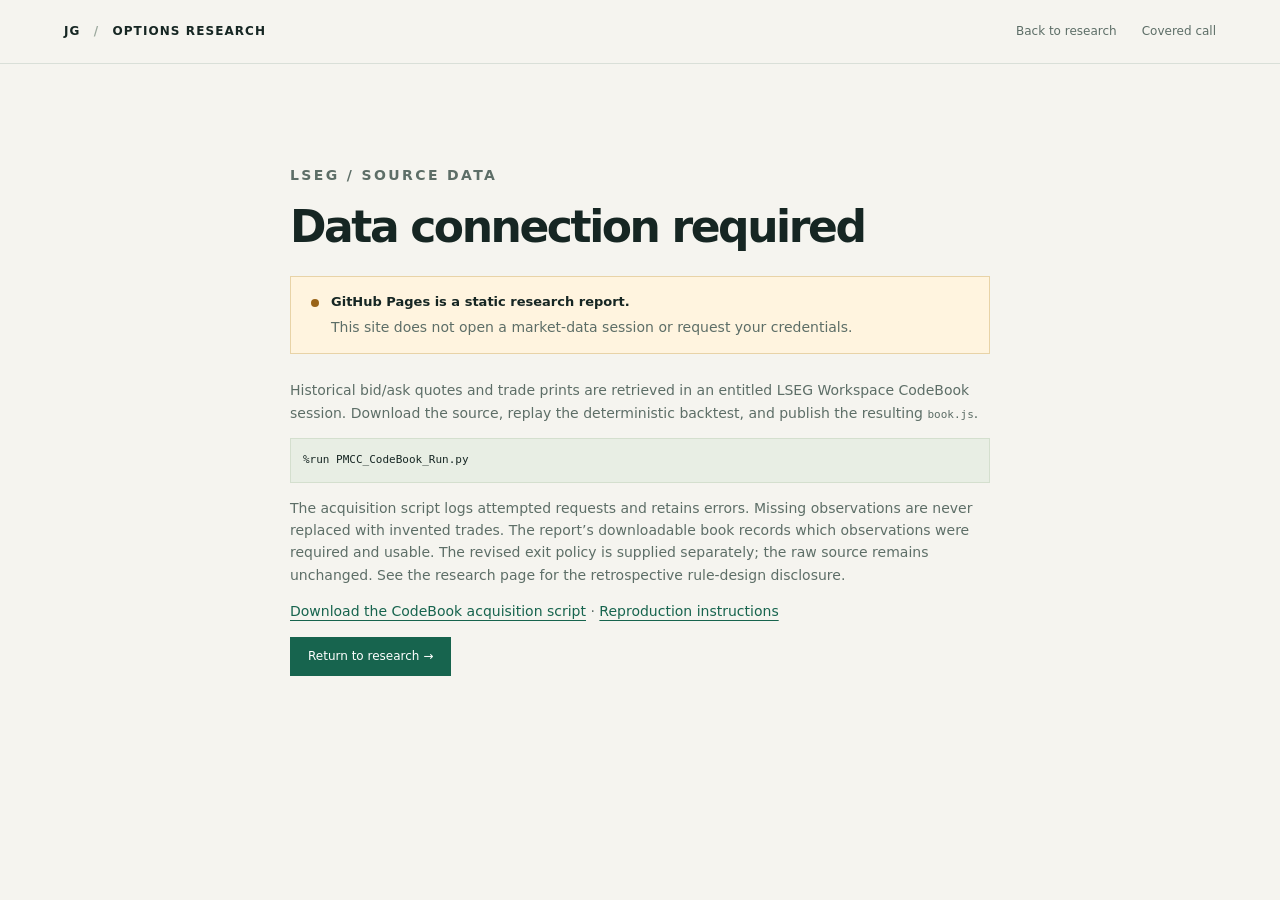
<file: pmcc/data.html>
<!doctype html><html lang="en"><head><meta charset="utf-8"><meta name="viewport" content="width=device-width, initial-scale=1"><title>Data connection required · PMCC</title><link rel="stylesheet" href="style.css"></head><body><header><a class="brand" href="./">JG <span>/</span> OPTIONS RESEARCH</a><nav><a href="./">Back to research</a><a href="../hw12/">Covered call</a></nav></header><main class="data-main"><p class="eyebrow">LSEG / SOURCE DATA</p><h1>Data connection required</h1><div class="notice pending"><span class="status-dot"></span><div><strong>GitHub Pages is a static research report.</strong><p>This site does not open a market-data session or request your credentials.</p></div></div><p>Historical bid/ask quotes and trade prints are retrieved in an entitled LSEG Workspace CodeBook session. Download the source, replay the deterministic backtest, and publish the resulting <code>book.js</code>.</p><pre>%run PMCC_CodeBook_Run.py</pre><p>The acquisition script logs attempted requests and retains errors. Missing observations are never replaced with invented trades. The report’s downloadable book records which observations were required and usable. The revised exit policy is supplied separately; the raw source remains unchanged. See the research page for the retrospective rule-design disclosure.</p><p><a href="PMCC_CodeBook_Run.py" download>Download the CodeBook acquisition script</a> · <a href="README.md">Reproduction instructions</a></p><a class="button" href="./">Return to research →</a></main></body></html>
</file>
<file: pmcc/style.css>
:root{--ink:#162623;--muted:#5d6e67;--paper:#f5f4ef;--white:#fff;--line:#d9dfd8;--green:#17644e;--lime:#d2f482;--amber:#996317;--blue:#4067a7;--red:#a34036;--purple:#8061a8;--serif:Georgia,'Times New Roman',serif}*{box-sizing:border-box}html{scroll-behavior:smooth;scroll-padding-top:24px}body{margin:0;background:var(--paper);color:var(--ink);font:15px/1.6 Inter,ui-sans-serif,system-ui,-apple-system,'Segoe UI',sans-serif}a{color:var(--green);text-underline-offset:4px;text-decoration-thickness:1px}a:hover{color:#063e2e}button,select{font:inherit}a:focus-visible,button:focus-visible,select:focus-visible,summary:focus-visible{outline:3px solid #55a692;outline-offset:4px}.skip{position:absolute;top:-60px;background:white;padding:10px;z-index:10}.skip:focus{top:0}header{padding:22px 5vw;display:flex;align-items:center;justify-content:space-between;border-bottom:1px solid var(--line);gap:20px}.brand{font-weight:800;letter-spacing:.09em;font-size:12px;text-decoration:none;color:var(--ink);white-space:nowrap}.brand span{color:#9ca99e;margin:0 8px}nav{display:flex;gap:25px;flex-wrap:wrap}nav a{font-size:12px;color:var(--muted);text-decoration:none}nav a:hover{text-decoration:underline}main{max-width:1450px;margin:auto;padding:0 5vw 30px}.hero{display:grid;grid-template-columns:minmax(0,1.8fr) minmax(280px,1fr);gap:60px;padding:62px 0 42px;align-items:center}.eyebrow{font-size:10px;letter-spacing:.17em;font-weight:750;color:var(--green);margin:0 0 16px}h1{font-size:clamp(48px,6.3vw,86px);line-height:1.01;letter-spacing:-.055em;margin:0;font-weight:600}h1 em{font-family:var(--serif);font-weight:400;color:var(--green);letter-spacing:-.04em}.standfirst{font-size:17px;max-width:610px;color:var(--muted);margin:23px 0 0;line-height:1.7}.standfirst strong{color:var(--ink);font-weight:600}.mandate{border-top:3px solid var(--green);padding-top:22px}.tag{font-size:10px;font-weight:800;letter-spacing:.11em}.mandate dl{margin:20px 0 16px}dl div{display:flex;justify-content:space-between;gap:15px;margin:10px 0}dt{color:var(--muted)}dd{margin:0;font-weight:600;text-align:right}.mandate dt,.mandate dd{font-size:12px}.mandate p{font-size:12px;color:var(--muted);border-top:1px solid var(--line);padding-top:15px;margin:0}.notice{display:flex;gap:12px;border:1px solid #c9d5c9;background:#eef3e9;padding:15px 20px;font-size:13px;margin:0 0 42px}.notice strong{font-weight:700}.notice p{margin:3px 0 0;color:var(--muted)}.notice.pending,.notice.warning{background:#fff4df;border-color:#e8d3a7}.status-dot{width:8px;height:8px;background:var(--green);border-radius:50%;margin-top:7px;flex-shrink:0}.notice.pending .status-dot,.notice.warning .status-dot{background:var(--amber)}section[id]{margin-bottom:48px}.section-top{margin:0 0 24px}.section-top .eyebrow{margin-bottom:9px}h2{font-size:clamp(27px,3vw,38px);line-height:1.18;letter-spacing:-.035em;font-weight:600;margin:0}h3{font-size:17px;letter-spacing:-.018em;margin:0;font-weight:650}.lead{max-width:865px;color:var(--muted);font-size:14px;margin:14px 0 0;line-height:1.7}.metrics{display:grid;grid-template-columns:repeat(4,1fr);border-top:1px solid var(--ink);border-bottom:1px solid var(--line);margin-bottom:28px}.metrics article{padding:23px 20px 24px 0}.metrics article+article{border-left:1px solid var(--line);padding-left:23px}.metrics span{font-size:11px;color:var(--muted);display:block}.metrics strong{font-size:clamp(26px,2.75vw,38px);font-weight:600;letter-spacing:-.04em;line-height:1.6;display:block;font-variant-numeric:tabular-nums}.metrics small{font-size:10px;color:var(--muted);display:block;line-height:1.6}.panel{border:1px solid var(--line);background:var(--white);margin-bottom:22px;border-radius:3px;overflow:hidden}.panel-heading{padding:23px 23px 12px;display:flex;justify-content:space-between;align-items:start;gap:20px}.panel-heading p{font-size:12px;color:var(--muted);margin:7px 0 0;max-width:720px}.pill{font-size:10px;white-space:nowrap;border:1px solid #cbd8cb;border-radius:20px;padding:5px 10px;background:#f4f8f1;color:var(--green)}.table-scroll{overflow:auto}table{width:100%;border-collapse:collapse;font-size:11px;font-variant-numeric:tabular-nums}th,td{padding:12px 15px;border-bottom:1px solid #e6e9e3;text-align:right;white-space:nowrap}th{font-size:10px;font-weight:650;color:var(--muted);background:#f4f6f1;position:sticky;top:0;z-index:1}th:first-child,td:first-child{text-align:left}tbody tr:last-child td{border-bottom:0}tbody tr:hover{background:#f7faf5}#comparison tbody tr:first-child{background:#eef5e8}#comparison td:first-child{font-weight:600}.caption{font-size:11px;color:var(--muted);line-height:1.65;margin:14px 23px 18px}.empty{text-align:center!important;padding:30px!important;color:var(--muted);font-style:italic}.chart{height:400px;min-width:0}.chart.short{height:210px}.chart-empty{display:flex;height:100%;min-height:130px;align-items:center;justify-content:center;color:#87958b;font-size:12px;background:linear-gradient(0deg,#f6f8f3,white)}.compact-label{display:grid;gap:5px;color:var(--muted);font-size:10px}select{border:1px solid #bccbbe;border-radius:3px;padding:8px 25px 8px 9px;color:var(--ink);background:white;font-size:12px;cursor:pointer}.insights{display:grid;grid-template-columns:repeat(3,1fr);gap:32px;margin-top:28px}.insights article{border-top:1px solid var(--line);padding-top:18px}.small-number{display:inline-flex;align-items:center;justify-content:center;font-size:10px;width:24px;height:24px;border-radius:50%;background:#e3ebdf;color:var(--green);margin-bottom:12px}.insights p{font-size:13px;color:var(--muted);line-height:1.75;margin:10px 0}.rule-grid{display:grid;grid-template-columns:repeat(3,1fr);gap:0;background:white;border:1px solid var(--line);margin-bottom:22px}.rule-grid article{padding:25px}.rule-grid article+article{border-left:1px solid var(--line)}.rule-grid span{font-size:10px;font-weight:750;color:var(--green);letter-spacing:.08em;display:block;margin-bottom:13px}.rule-grid p{font-size:13px;line-height:1.75;margin:12px 0 0}.muted,.rule-grid .muted{color:var(--muted);font-size:12px}.risk-panel{background:var(--ink);color:#eaf0e8;display:grid;grid-template-columns:1fr 1fr;gap:40px;padding:30px;margin:0 0 22px}.risk-panel .eyebrow{color:var(--lime)}.risk-panel h3{color:white;font-size:20px}.risk-panel p{font-size:13px;line-height:1.75;color:#c7d4cc;margin:12px 0 0}.toolbar{display:flex;align-items:end;gap:18px;flex-wrap:wrap;margin-bottom:17px}.toolbar label{display:grid;gap:6px;font-size:11px;color:var(--muted)}.download-links{display:flex;gap:17px;flex-wrap:wrap;font-size:11px}.toolbar .download-links{margin-left:auto;padding-bottom:9px}.download-links a{text-decoration:none;border-bottom:1px solid #9db8a6}.bounded{max-height:440px}.bounded td:nth-child(2),.bounded td:nth-child(3){text-align:left}#blotter td:last-child,#decisions td:last-child{white-space:normal;min-width:260px;max-width:480px;text-align:left;color:var(--muted)}#ledger td:nth-child(5),#ledger td:nth-child(6){white-space:normal;min-width:150px;max-width:250px;text-align:left}#ledger td:last-child{white-space:normal;min-width:140px;text-align:left;font-size:10px;color:var(--red)}.side{font-size:9px;font-weight:750;display:inline-block;padding:3px 5px;background:#eaf2e5;color:var(--green);border-radius:3px}.side.SELL{background:#eaf0fa;color:var(--blue)}.side.ASSIGN{background:#fff0d7;color:var(--amber)}.negative{color:var(--red)}details summary{cursor:pointer;padding:20px 23px;font-size:14px;font-weight:600}summary span{color:var(--muted);font-weight:400;font-size:11px;margin-left:10px}.scatter-layout{display:grid;grid-template-columns:1.7fr 1fr}.scatter-note{padding:35px 25px 20px 15px;font-size:12px;color:var(--muted)}.scatter-note h3{color:var(--ink)}.scatter-note p{line-height:1.8}.scatter-note dl{margin-top:24px}.scatter-note dl div{padding-top:9px;border-top:1px solid var(--line);font-size:11px}.scatter-note dd{color:var(--ink)}.reproduce-grid{display:grid;grid-template-columns:repeat(3,1fr);gap:32px;margin-bottom:25px}.reproduce-grid p{font-size:12px;line-height:1.8;color:var(--muted)}pre{padding:12px;background:#e8eee4;overflow:auto;border:1px solid #d4dfce;font:11px/1.7 ui-monospace,monospace}code{font:11px ui-monospace,monospace;overflow-wrap:anywhere}.body-copy{padding:6px 23px 22px;font-size:12px;color:var(--muted)}.body-copy p{margin:10px 0}.body-copy dl{max-width:850px}.body-copy dt{min-width:160px}.body-copy dd{overflow-wrap:anywhere;text-align:left;flex:1;font-weight:400;color:var(--ink)}.body-copy ul{padding-left:18px}.sources{font-size:11px;color:var(--muted)}.sources h3{font-size:12px}.sources ul{padding-left:17px;line-height:2}footer{border-top:1px solid var(--line);padding-top:22px;font-size:10px;color:var(--muted);display:flex;justify-content:space-between;gap:15px;flex-wrap:wrap}.disabled-link{opacity:.5;pointer-events:none}.data-main{max-width:760px;margin:70px auto;padding:30px}.data-main h1{font-size:44px;line-height:1.1}.data-main p{color:var(--muted);font-size:14px}.data-main .notice{margin:25px 0}.data-main .button{display:inline-block;background:var(--green);color:white;text-decoration:none;padding:10px 18px;font-size:12px}.stress-table td:last-child{text-align:left;white-space:normal;min-width:220px}.stress-table th:last-child{text-align:left}
@media(max-width:1050px){.hero{gap:30px;grid-template-columns:1.5fr 1fr}.rule-grid{grid-template-columns:1fr}.rule-grid article+article{border-left:0;border-top:1px solid var(--line)}.rule-grid article{padding:22px}.rule-grid p{max-width:850px}.scatter-layout{grid-template-columns:1.5fr 1fr}.metrics{grid-template-columns:repeat(2,1fr)}.metrics article:nth-child(3){border-left:0;padding-left:0;border-top:1px solid var(--line)}.metrics article:nth-child(4){border-top:1px solid var(--line)}.metrics strong{font-size:34px}}
@media(max-width:730px){header{align-items:start;flex-direction:column;padding:18px 5vw;gap:13px}nav{gap:18px}nav a{font-size:11px}.hero{grid-template-columns:1fr;gap:30px;padding-top:35px}.mandate{max-width:100%}.mandate dl{display:grid;grid-template-columns:1fr 1fr;gap:4px 25px}.mandate dl div{display:block}.mandate dd{text-align:left;margin-top:4px}.standfirst{font-size:15px}.notice{margin-bottom:30px;padding:13px}.metrics article,.metrics article+article{padding:16px}.metrics article:first-child,.metrics article:nth-child(3){padding-left:0}.metrics strong{font-size:29px}.metrics span{font-size:10px}.insights,.reproduce-grid{grid-template-columns:1fr;gap:20px}.insights article{padding-top:15px}.small-number{float:left;margin:0 12px 0 0}.risk-panel{grid-template-columns:1fr;gap:20px;padding:24px}.panel-heading{padding:20px 17px 10px;flex-wrap:wrap}.chart{height:340px}.chart.short{height:195px}.caption{margin:12px 17px 17px}.scatter-layout{grid-template-columns:1fr}.scatter-note{padding:5px 20px 22px}.toolbar .download-links{margin-left:0;width:100%;padding-bottom:0}section[id]{margin-bottom:36px}h3{font-size:16px}.body-copy{padding:4px 17px 18px}.body-copy dl div{display:block}.body-copy dd{margin-top:4px}.data-main{margin:25px 0;padding:25px}.data-main h1{font-size:36px}footer{flex-direction:column}}
@media(prefers-reduced-motion:reduce){html{scroll-behavior:auto}}

.research-note{border-left:3px solid var(--amber);background:#fff9ed;padding:15px 20px;margin:-22px 0 35px;font-size:12px;color:var(--muted)}.research-note strong{color:var(--ink);font-size:13px}.research-note p{margin:5px 0 0;max-width:1100px}
</file>
<file: wheel/style.css>
.rule-grid-4{grid-template-columns:repeat(4,1fr)}
.btn{border:1px solid #bccbbe;border-radius:3px;background:#fff;padding:8px 12px;font-size:12px;cursor:pointer;color:var(--ink)}.btn:hover{background:#f4f8f1}
.portfolio-toolbar{padding:20px 23px 0}
.pf-grid{display:grid;grid-template-columns:repeat(3,1fr);gap:0;border-top:1px solid var(--line);margin-top:18px}
.pf-card{padding:20px 23px;border-bottom:1px solid var(--line);border-right:1px solid var(--line)}
.pf-card:nth-child(3n){border-right:0}
.pf-card span{font-size:11px;color:var(--muted);display:block}
.pf-card strong{display:block;font-size:26px;letter-spacing:-.03em;font-weight:600;margin:4px 0;font-variant-numeric:tabular-nums}
.pf-card small{display:block;font-size:11px;color:var(--muted);line-height:1.6;min-height:18px}
.side.EXPIRE{background:#eef0ee;color:#5d6e67}.side.BUY{background:#fff0d7;color:var(--amber)}
#blotter-table td:last-child{white-space:normal;min-width:300px;max-width:520px;text-align:left;color:var(--muted)}
#decisions td:last-child{white-space:normal;min-width:320px;text-align:left;color:var(--muted)}
#ledger-table td:nth-child(7),#ledger-table td:nth-child(9){text-align:left}
#ledger-table td:last-child{white-space:normal;text-align:left;color:var(--muted);font-size:10px;min-width:120px}
td.est{color:var(--amber)}
.lead strong{color:var(--ink)}
@media(max-width:1050px){.rule-grid-4{grid-template-columns:1fr 1fr}.rule-grid-4 article:nth-child(3){border-left:0}.rule-grid-4 article:nth-child(n+3){border-top:1px solid var(--line)}.pf-grid{grid-template-columns:1fr 1fr}.pf-card:nth-child(3n){border-right:1px solid var(--line)}.pf-card:nth-child(2n){border-right:0}}
@media(max-width:730px){.rule-grid-4{grid-template-columns:1fr}.rule-grid-4 article+article{border-left:0}.pf-grid{grid-template-columns:1fr}.pf-card{border-right:0}}
</file>
<file: final/style.css>
.metrics strong.small{font-size:clamp(18px,1.8vw,24px);line-height:1.4}
pre.json{margin:0 23px 18px;padding:14px;background:#162623;color:#d2f482;font:12px/1.6 ui-monospace,monospace;overflow:auto;border-radius:3px;max-height:420px}
.pipeline{display:grid;grid-template-columns:1fr auto 1fr auto 1fr auto 1fr;gap:12px;align-items:stretch;margin-bottom:22px}
.pipeline .step{border:1px solid var(--line);background:#fff;padding:18px;border-radius:3px}
.pipeline .step span{font-size:10px;letter-spacing:.12em;font-weight:750;color:var(--green);display:block;margin-bottom:8px}
.pipeline .step strong{display:block;font-size:14px;margin-bottom:8px}
.pipeline .step p{font-size:12px;color:var(--muted);margin:0;line-height:1.7}
.pipeline .arrow{align-self:center;color:#9ca99e;font-size:22px}
#order-table td:last-child,#inputs td:last-child{text-align:left;white-space:normal;color:var(--muted)}
#order-table td:nth-child(2){font:12px ui-monospace,monospace;text-align:left}
#hist td:last-child{white-space:normal;min-width:300px;text-align:left;color:var(--muted)}
code{background:#eef3e9;padding:1px 4px;border-radius:3px}
@media(max-width:1050px){.pipeline{grid-template-columns:1fr}.pipeline .arrow{transform:rotate(90deg);justify-self:center}}
</file>
<file: hw12/style.css>
:root{--ink:#142535;--muted:#53667a;--paper:#f1f5f7;--line:#d3dfe7;--teal:#007d7a;--orange:#b55322;--violet:#7750b1;--blue:#365ba5}*{box-sizing:border-box}body{margin:0;color:var(--ink);background:var(--paper);font:16px/1.6 system-ui,-apple-system,"Segoe UI",sans-serif}a{color:var(--teal);text-decoration:none}a:hover{text-decoration:underline}header{background:var(--ink);color:white;padding:20px 4vw;display:flex;align-items:center;justify-content:space-between;gap:20px}.brand{letter-spacing:.12em;color:white;white-space:nowrap}.brand strong{color:#79dfd4}nav{display:flex;gap:28px;flex-wrap:wrap}nav a{font-size:14px;color:#cbd8e3}nav .active{color:#85e6d7;border-bottom:2px solid #85e6d7}main{max-width:1550px;margin:auto;padding:34px 4vw}.intro{display:flex;justify-content:space-between;align-items:end;gap:24px;margin-bottom:27px}.eyebrow{font-size:12px;font-weight:750;letter-spacing:.13em;color:var(--muted);margin:0 0 7px}h1{font-size:clamp(42px,5vw,68px);line-height:1.06;letter-spacing:-.045em;margin:0 0 12px;font-weight:700}.accent{color:var(--teal)}.subtitle{margin:0;font-size:18px;color:var(--muted)}.stamp{text-align:right;border-left:2px solid #9ec2cc;padding-left:25px;display:grid;gap:4px}.stamp span{font-size:12px;letter-spacing:.12em;color:var(--teal);font-weight:750}.stamp strong{font-size:19px;font-weight:600}.stamp small{font-size:13px;color:var(--muted)}.notice{font-size:14px;padding:12px 18px;border:1px solid #d9a585;background:#fff0e5;margin-bottom:24px;border-radius:3px}.notice.ready{border-color:#86c2b9;background:#e4f4ee}.metrics{display:grid;grid-template-columns:repeat(4,1fr);border:1px solid var(--line);background:white;margin-bottom:22px}.metrics article{padding:22px 24px;border-right:1px solid var(--line)}.metrics article:last-child{border-right:0}.metrics p{font-size:12px;font-weight:700;letter-spacing:.075em;margin:0 0 7px}.metrics strong{display:block;font-size:clamp(26px,2.7vw,40px);line-height:1.4;font-weight:650;letter-spacing:-.04em;font-variant-numeric:tabular-nums}.metrics span{font-size:13px;color:var(--muted);display:block;margin-top:6px}.rule-strip{display:grid;grid-template-columns:repeat(3,1fr);gap:22px;margin:0 0 28px}.rule-strip>div{display:flex;gap:14px}.rule-strip b{font-size:14px;color:var(--teal);border-top:2px solid var(--teal);padding-top:6px}.rule-strip span{font-size:14px;color:var(--muted)}.rule-strip strong{display:block;color:var(--ink);font-size:15px}.panel{background:white;border:1px solid var(--line);margin-bottom:25px;border-radius:5px;overflow:hidden}.section-heading{padding:23px 25px 8px;display:flex;align-items:center;justify-content:space-between;gap:20px}h2{font-size:25px;letter-spacing:-.025em;margin:0;font-weight:650}h3{font-size:17px;letter-spacing:-.01em;margin:0 0 12px}.chart{height:400px;min-width:0}.chart.small{height:230px}.caption{font-size:13px;color:var(--muted);padding:0 25px;margin:10px 0 22px}.switches{display:flex;gap:18px;flex-wrap:wrap;font-size:13px}.switches label{cursor:pointer}input[type=checkbox]{accent-color:var(--teal);height:16px;width:16px;vertical-align:middle}.facts{display:flex;gap:20px;flex-wrap:wrap;margin:0 25px;padding:12px 0;border-top:1px solid var(--line);font-size:14px}.facts span{display:inline-block;color:var(--muted)}.facts b{font-weight:650;color:var(--ink)}.split{display:grid;grid-template-columns:minmax(0,1.8fr) minmax(290px,1fr)}.explanation{padding:15px 28px 24px 12px;font-size:14px}.explanation p{margin:10px 0}.caution{border-left:3px solid var(--orange);padding-left:13px;color:#764529}.stat-chip{background:#e5f2ed;border:1px solid #b6dacf;border-radius:4px;padding:8px 18px;font-size:14px;color:var(--teal)}.stat-chip strong{font-size:26px;margin-left:12px}.table-controls{display:flex;gap:16px;align-items:end}.table-controls label{font-size:12px;display:grid;gap:3px}button,select{font:inherit;font-size:14px;padding:8px 12px;border:1px solid #9cabb8;border-radius:4px;background:white;color:var(--ink);cursor:pointer}button:hover{background:#edf6f3}button:focus-visible,select:focus-visible,input:focus-visible,summary:focus-visible,a:focus-visible{outline:3px solid #1f9d99;outline-offset:3px}.table-wrap{overflow:auto;max-height:480px;margin:10px 0}.ledger-wrap{max-height:510px}table{border-collapse:collapse;width:100%;font-size:13px;font-variant-numeric:tabular-nums}th,td{padding:10px 14px;border-bottom:1px solid #e0e7ee;text-align:right;white-space:nowrap}th{position:sticky;top:0;background:#ecf2f6;color:#4b6174;font-size:12px;z-index:1}th:first-child,td:first-child,th:nth-child(2),td:nth-child(2),th:last-child,td:last-child{text-align:left}td:last-child{white-space:normal;min-width:240px;max-width:460px;font-size:12px}td .side{display:inline-block;min-width:63px;text-align:center;padding:3px 7px;font-size:12px;font-weight:750;letter-spacing:.05em;border-radius:3px;color:var(--teal);background:#e7f4f0}.side.SELL{background:#e9eefb;color:var(--blue)}.side.ASSIGN{background:#fff0e5;color:var(--orange)}.side.EXPIRE{background:#f0ebf8;color:var(--violet)}.negative{color:#aa352d}.analysis-grid{display:grid;grid-template-columns:repeat(3,1fr);gap:28px;padding:20px 25px 25px}.analysis-grid article{font-size:15px}.analysis-grid p{margin:10px 0}.analysis-grid h3{color:var(--teal)}details{padding:22px 25px}summary{font-size:17px;font-weight:650;cursor:pointer}.method-grid{display:grid;grid-template-columns:repeat(3,1fr);gap:28px;margin-top:25px;font-size:14px}.method-grid p{margin:12px 0}pre{background:#edf3f7;padding:15px;overflow:auto;font-size:12px;line-height:1.8}.source{font-size:12px;color:var(--muted);overflow-wrap:anywhere}details .caption{padding:0}footer{font-size:12px;letter-spacing:.065em;color:var(--muted);display:flex;justify-content:space-between;gap:20px;padding-top:5px}.data-page{max-width:800px;margin:50px auto;padding:35px;background:#fff;border:1px solid var(--line)}.data-page h1{font-size:38px}.data-page p{font-size:16px}.data-page code{background:#edf3f7;padding:3px 7px}.data-page label{display:grid;gap:10px;margin:25px 0}
@media(max-width:1100px){.metrics{grid-template-columns:repeat(2,1fr)}.metrics article:nth-child(2){border-right:0}.metrics article:nth-child(-n+2){border-bottom:1px solid var(--line)}.analysis-grid,.method-grid{grid-template-columns:1fr}.split{grid-template-columns:1fr}.explanation{padding:5px 25px 24px}.stamp{font-size:14px}.rule-strip{gap:16px}.chart{height:370px}}@media(max-width:650px){header{align-items:start;flex-direction:column;gap:12px;padding:16px 5vw}nav{gap:12px 19px}nav a{font-size:12px}main{padding:25px 4vw}.intro{display:block}.stamp{text-align:left;margin-top:24px;padding-left:15px}.subtitle{font-size:16px}.metrics article{padding:17px}.metrics strong{font-size:29px}.rule-strip{grid-template-columns:1fr;gap:16px}.section-heading{padding:20px 17px 8px;align-items:start;flex-direction:column;gap:15px}h2{font-size:22px}.caption{padding:0 17px}.table-controls{flex-wrap:wrap}.chart{height:340px}.chart.small{height:240px}.analysis-grid{padding:18px}.explanation{padding:5px 18px 20px}details{padding:20px 18px}.facts{margin:0 18px;font-size:13px}footer{flex-direction:column;font-size:12px;gap:8px}.data-page{margin:20px 4vw;padding:25px}}

.ledger-wrap td:last-child,.ledger-wrap th:last-child{white-space:nowrap;min-width:0;text-align:right;font-size:13px}
</file>
<file: thesis/style.css>
blockquote.thesis{margin:0 0 28px;padding:26px 30px;background:#fff;border:1px solid var(--line);border-left:4px solid var(--green);font:400 clamp(19px,2.1vw,26px)/1.45 var(--serif);letter-spacing:-.01em;border-radius:3px}
.reproduce-grid.two{grid-template-columns:1fr 1fr;gap:44px}
.reproduce-grid p,.macro p{font-size:13.5px;line-height:1.8;color:#3c4d47;max-width:74ch}
.reproduce-grid h3{margin-bottom:8px}
.macro{background:#fff;border:1px solid var(--line);padding:26px 30px;border-radius:3px}
.macro p{margin:0 0 14px}.macro p:last-child{margin:0}
.chart.tall{height:520px}.chart.short2{height:300px}.chart.short3{height:340px}
.bounded2{max-height:380px}
td.pos{color:var(--green)}td.neg{color:var(--red)}
.pill.good{background:#eef6ea;border-color:#bcd6bd;color:var(--green)}
.pill.bad{background:#fbeae7;border-color:#e3b9b3;color:var(--red);font-weight:700}
#tests td:first-child,#alpha-table td:first-child{white-space:normal;min-width:240px}
#tests td:nth-child(2){white-space:normal}
@media(max-width:1050px){.reproduce-grid.two{grid-template-columns:1fr;gap:22px}}
tr.sub td{background:#f4f6f1;font-size:10px;font-weight:650;color:var(--muted);text-align:left;letter-spacing:.04em}
tr.hl td{background:#eef6ea;font-weight:600}
.risk-panel a{color:var(--lime)}
#tests td:nth-child(4){white-space:normal;color:var(--muted)}
#periods td:first-child,#variants td:first-child{white-space:normal;min-width:220px}
</file>
